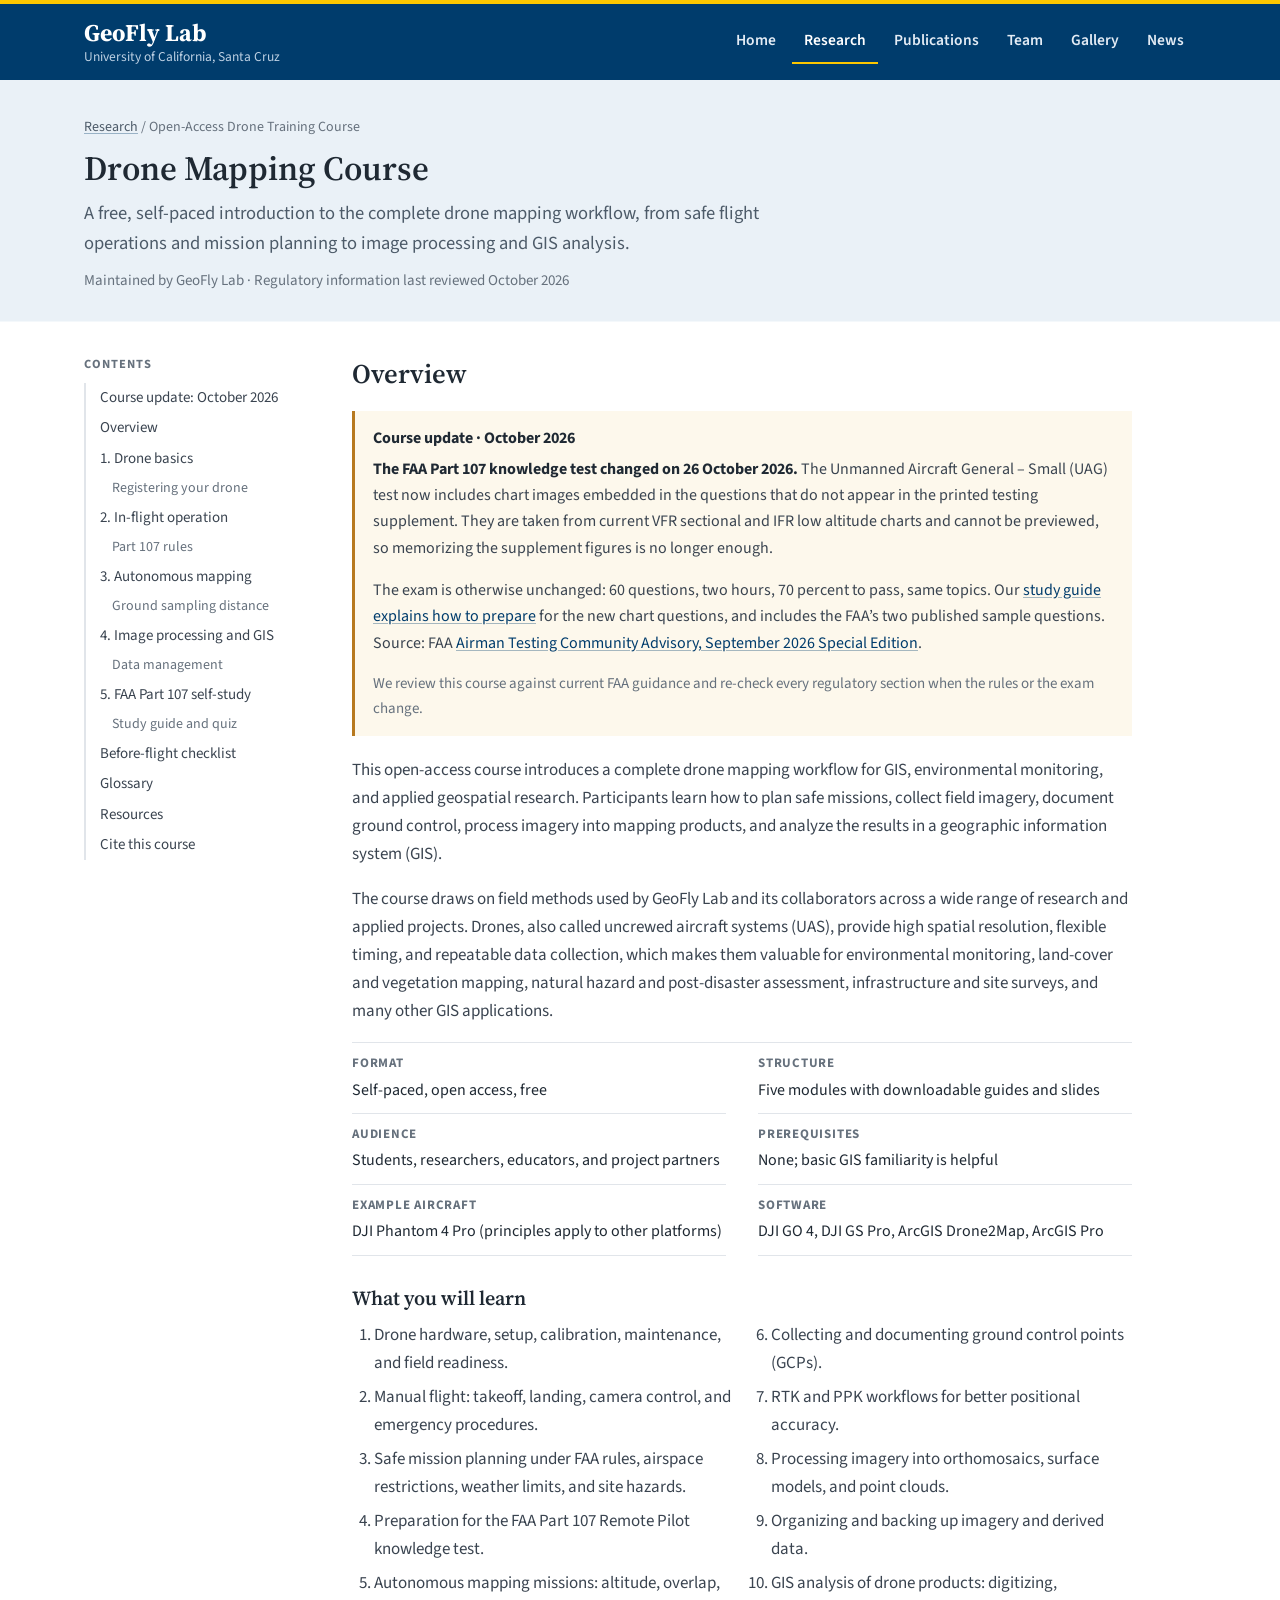
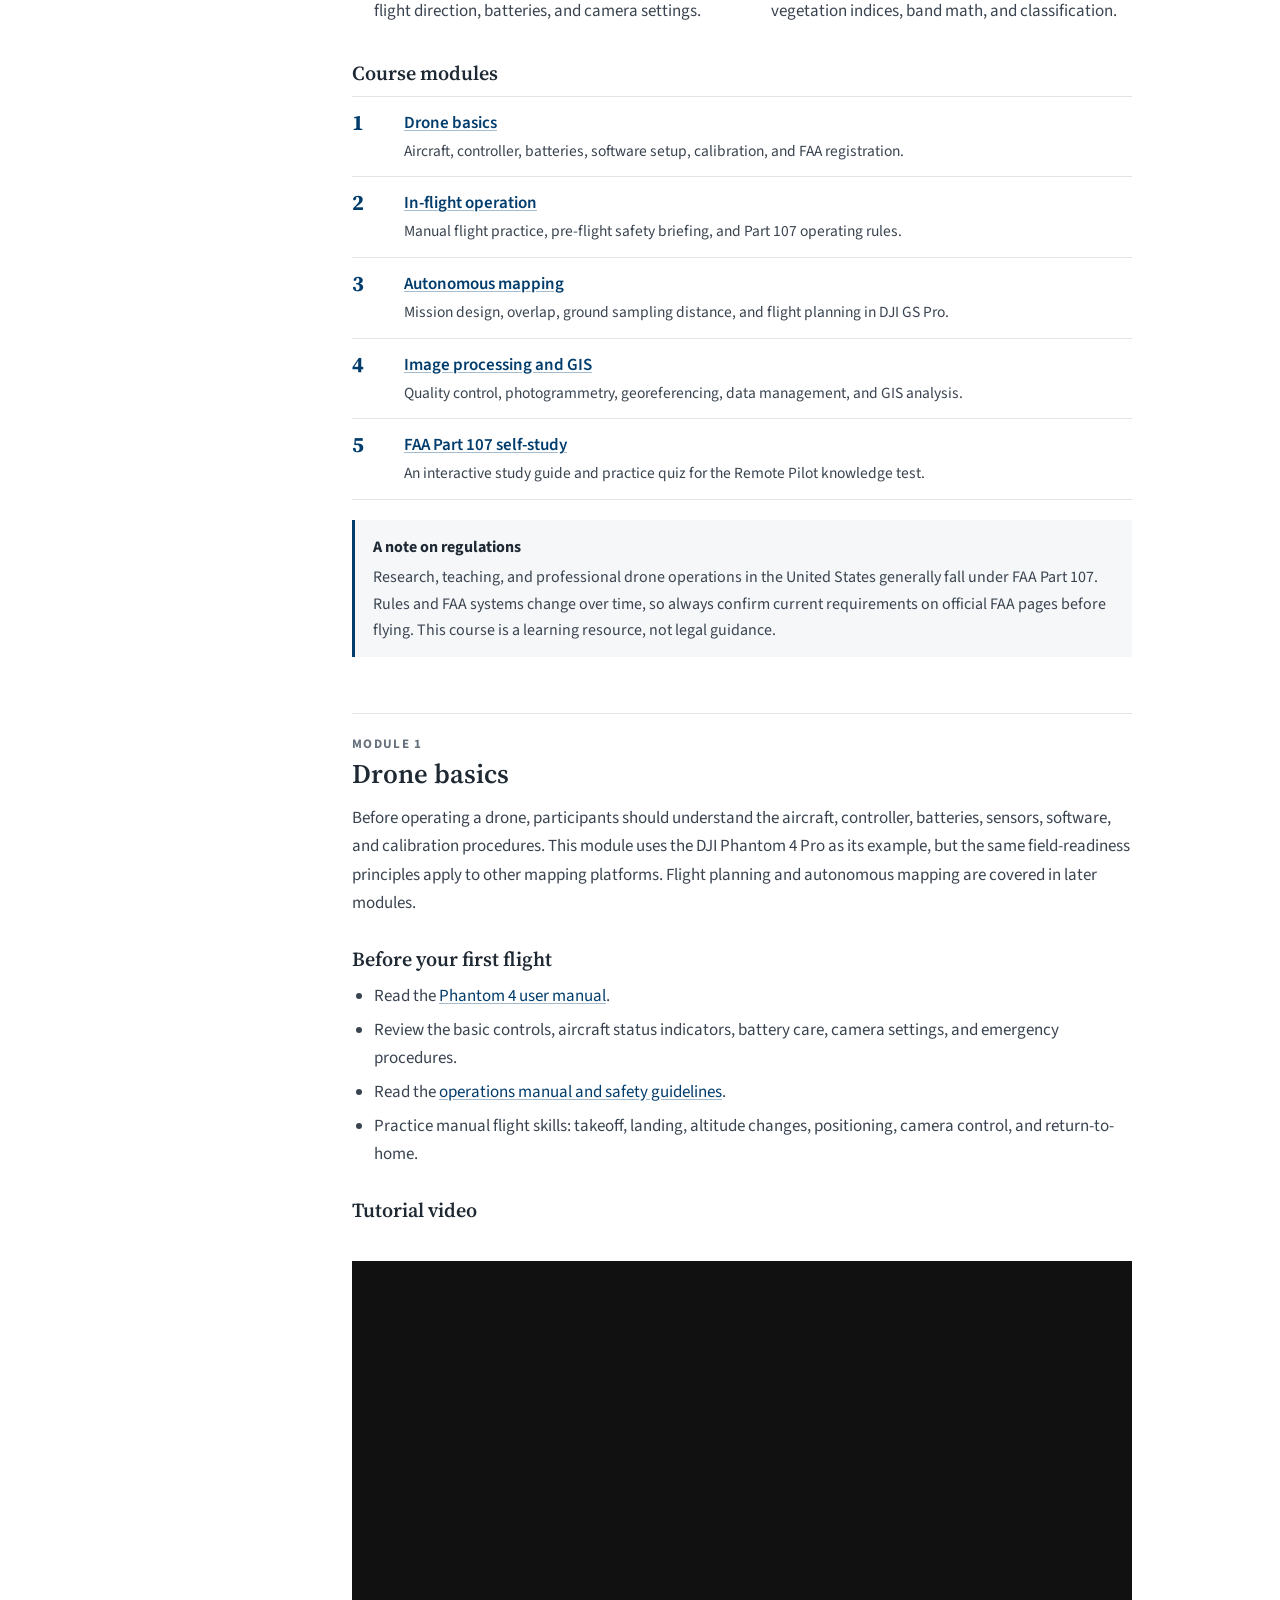
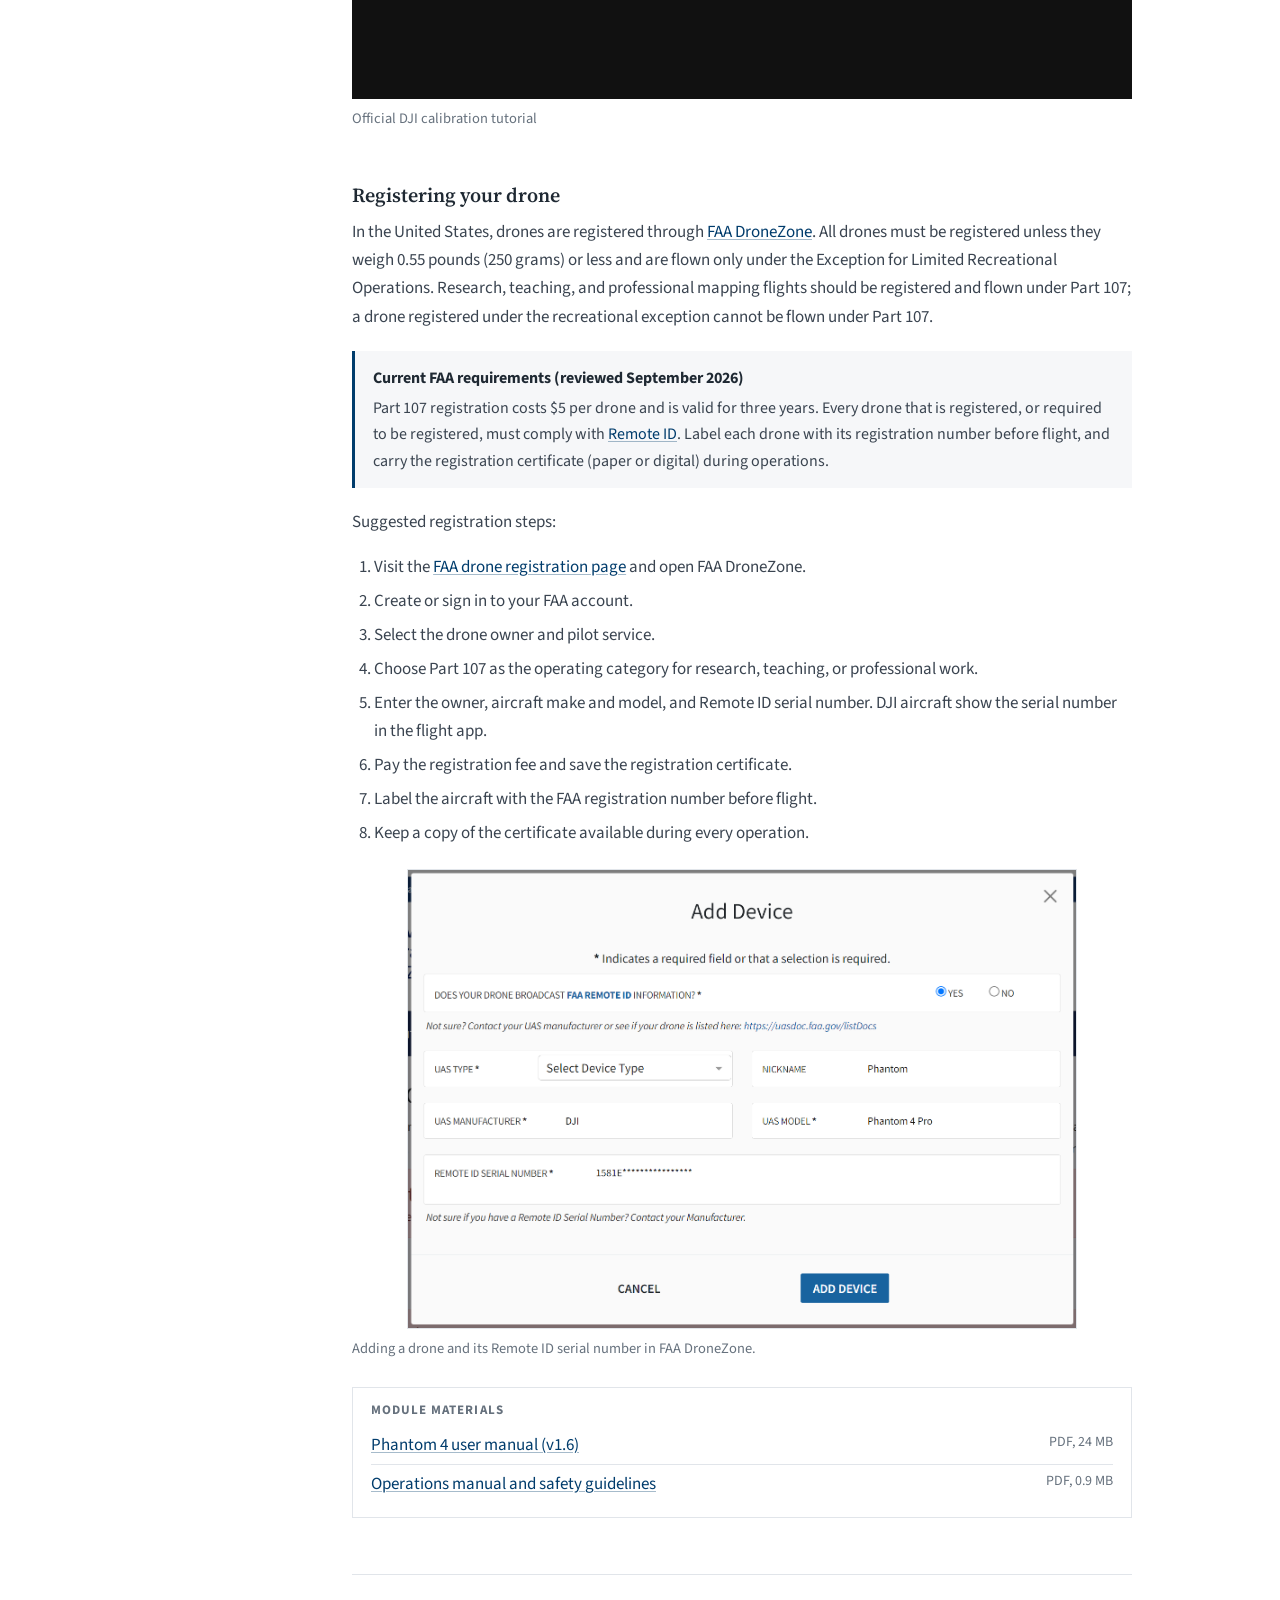
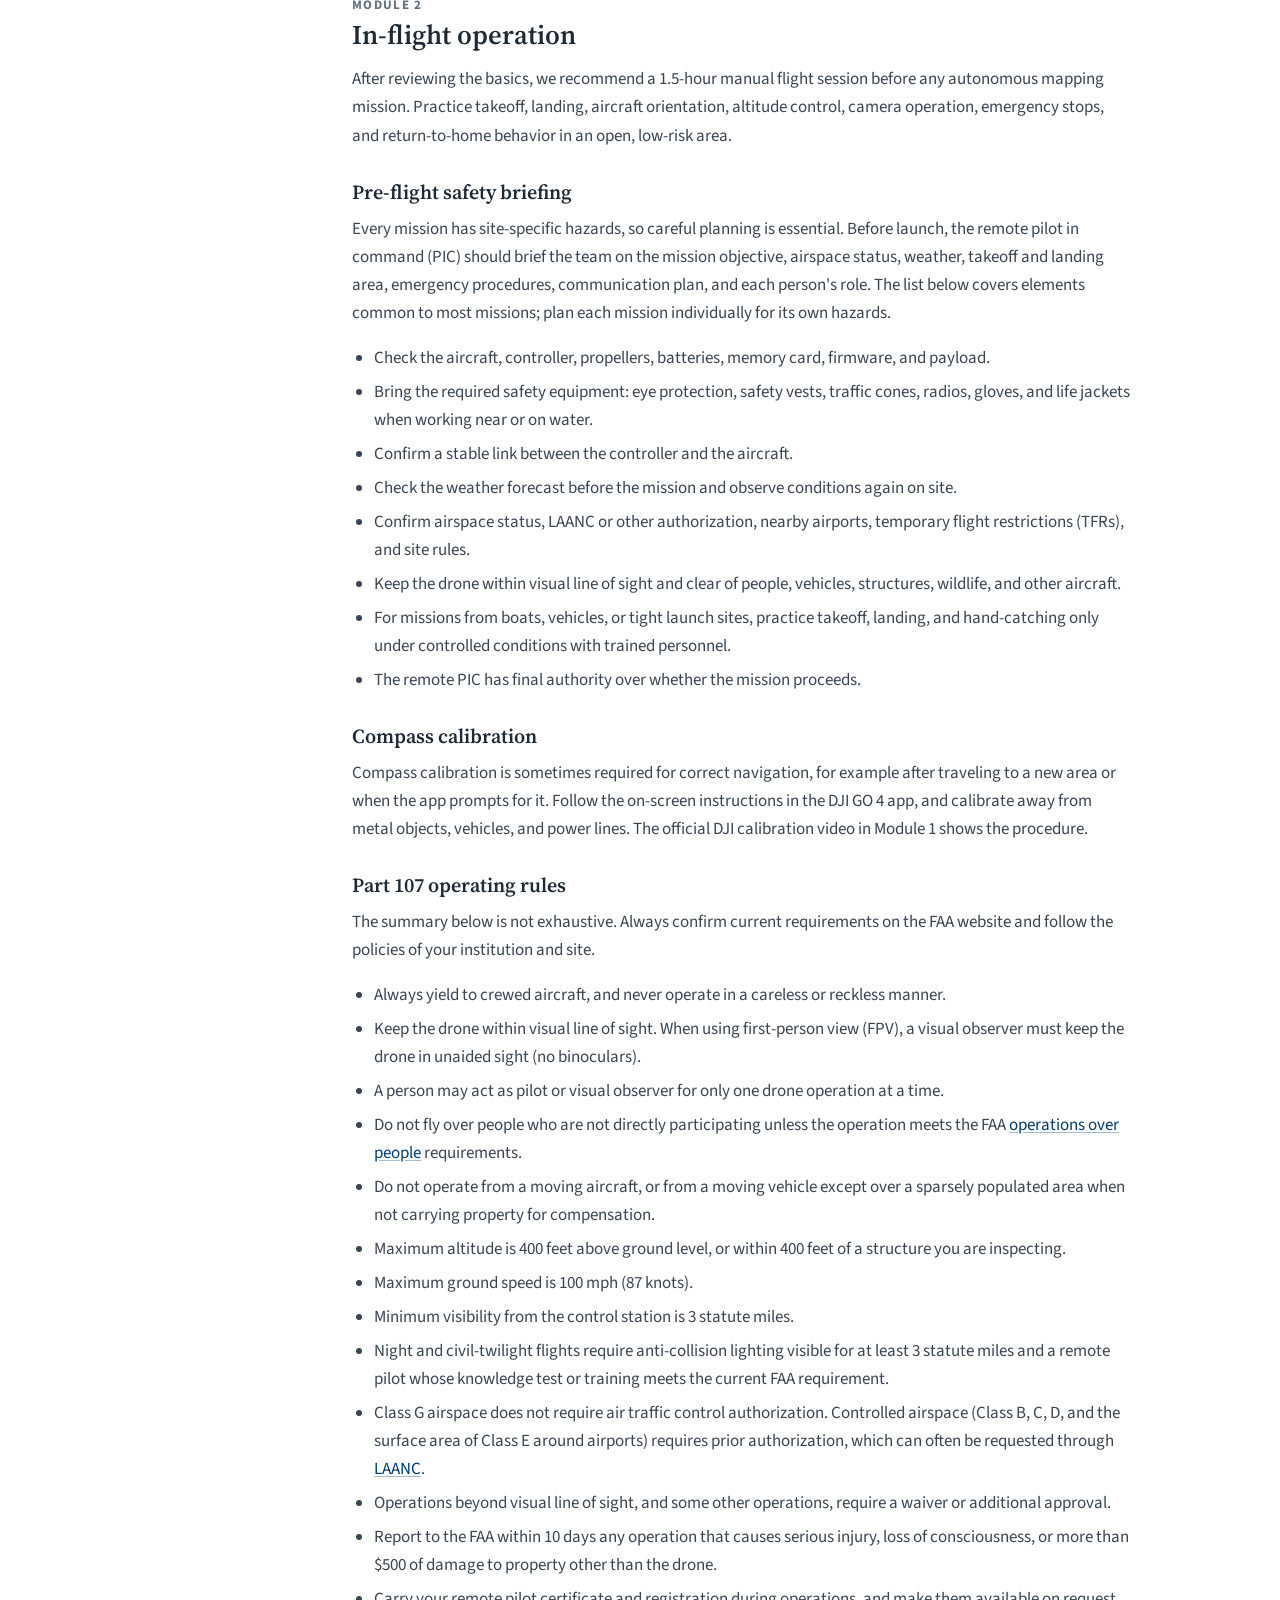
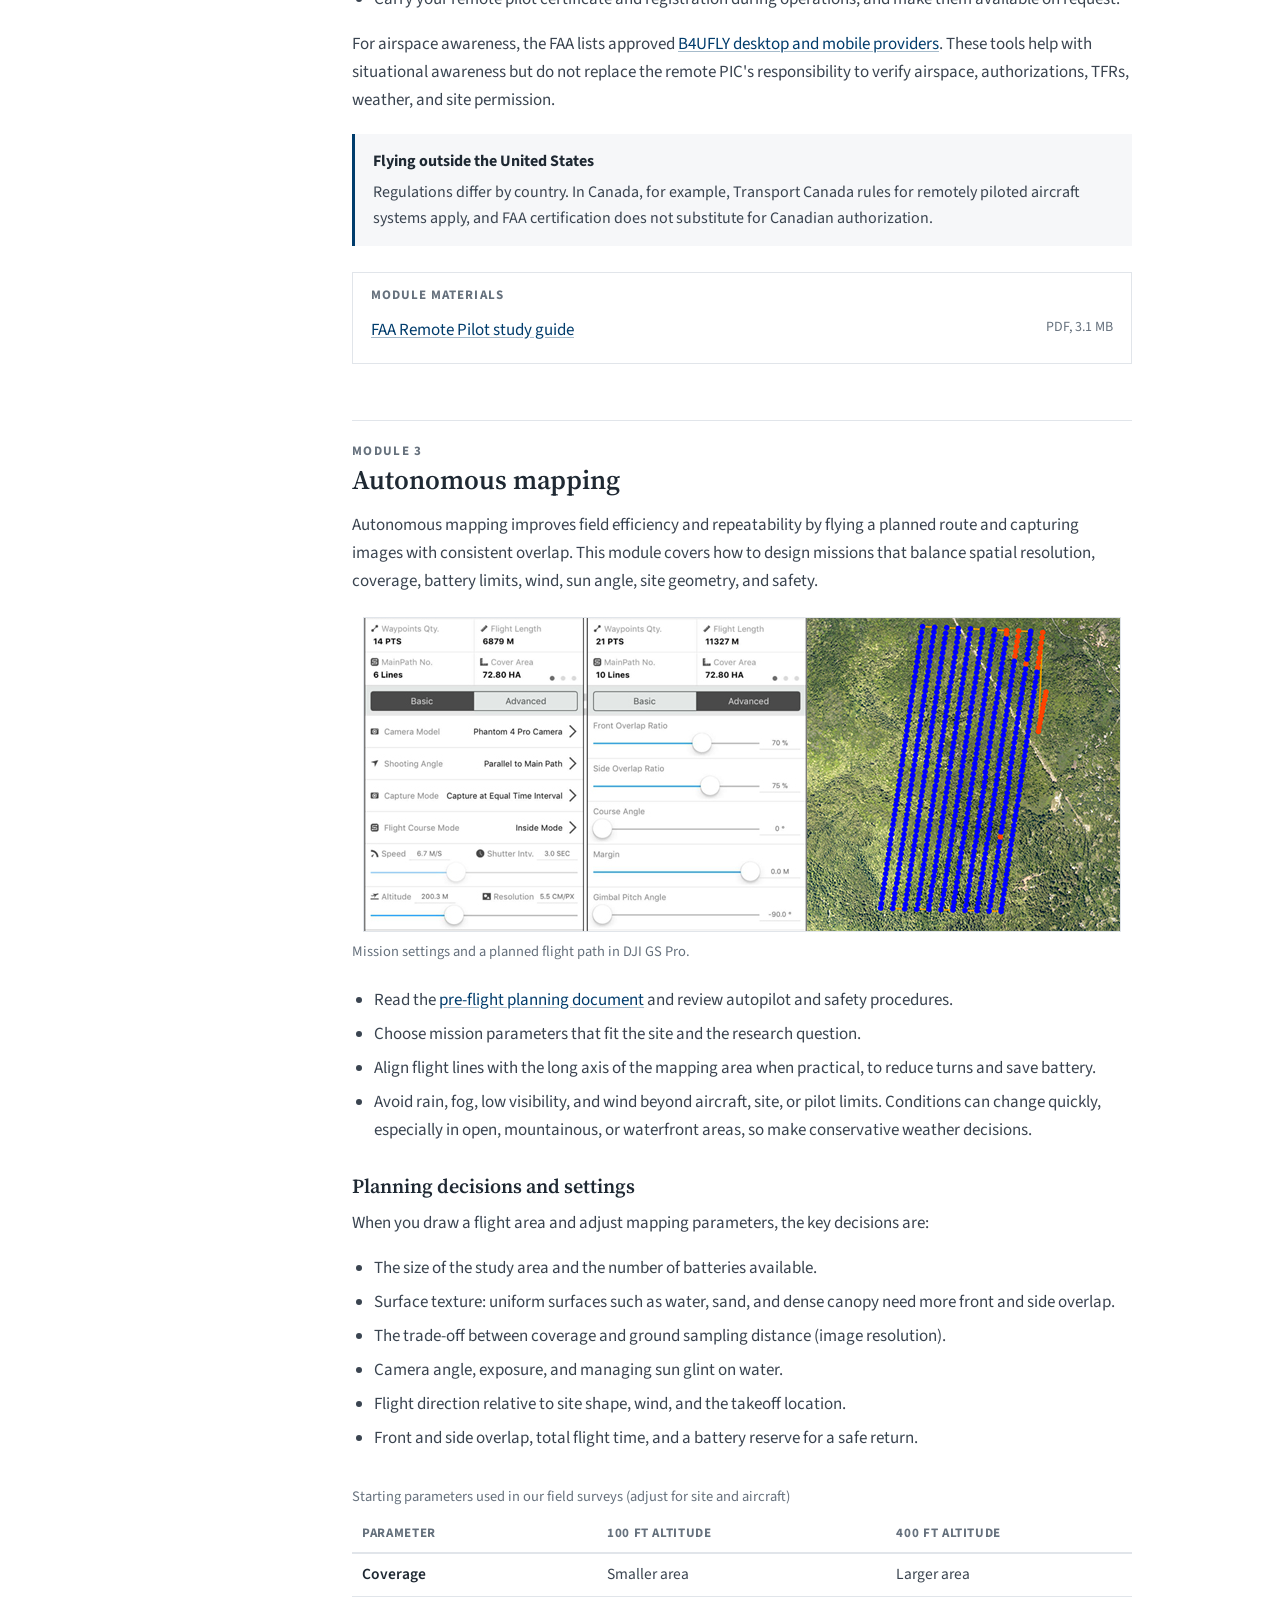
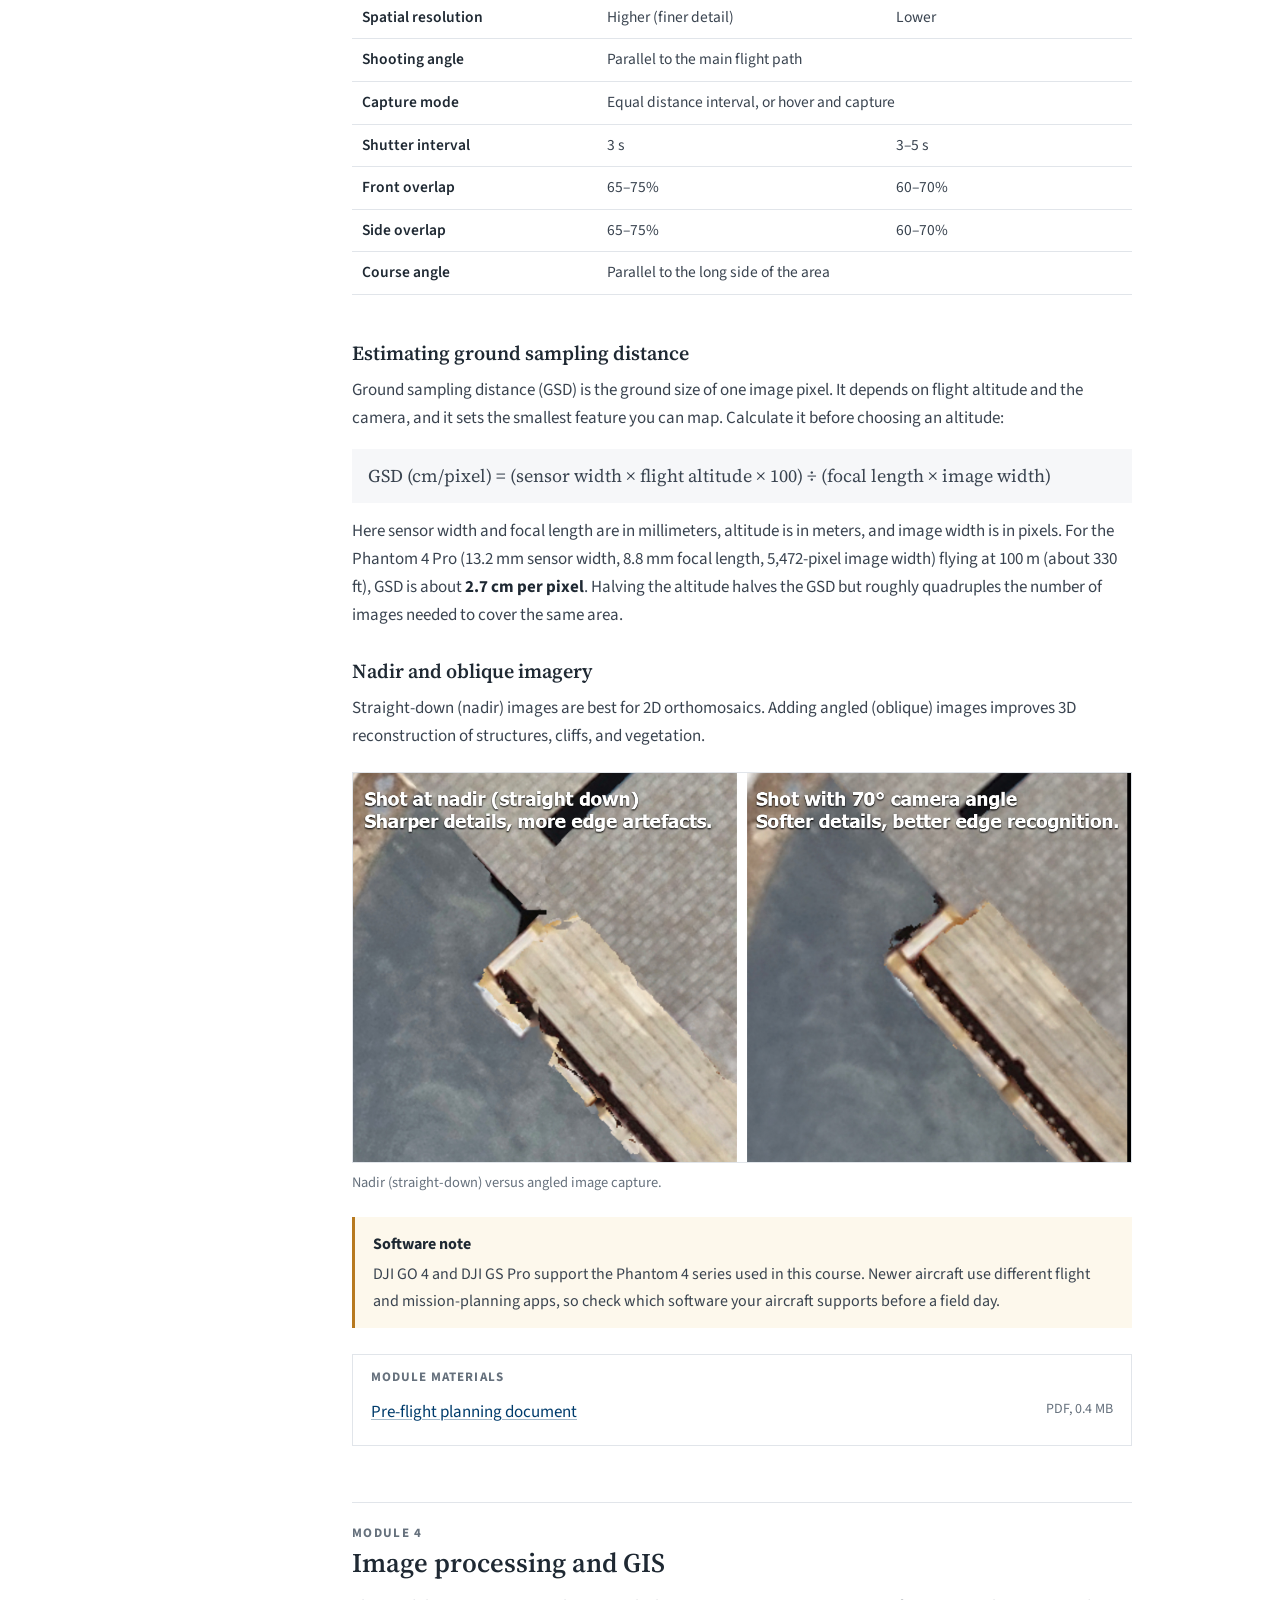
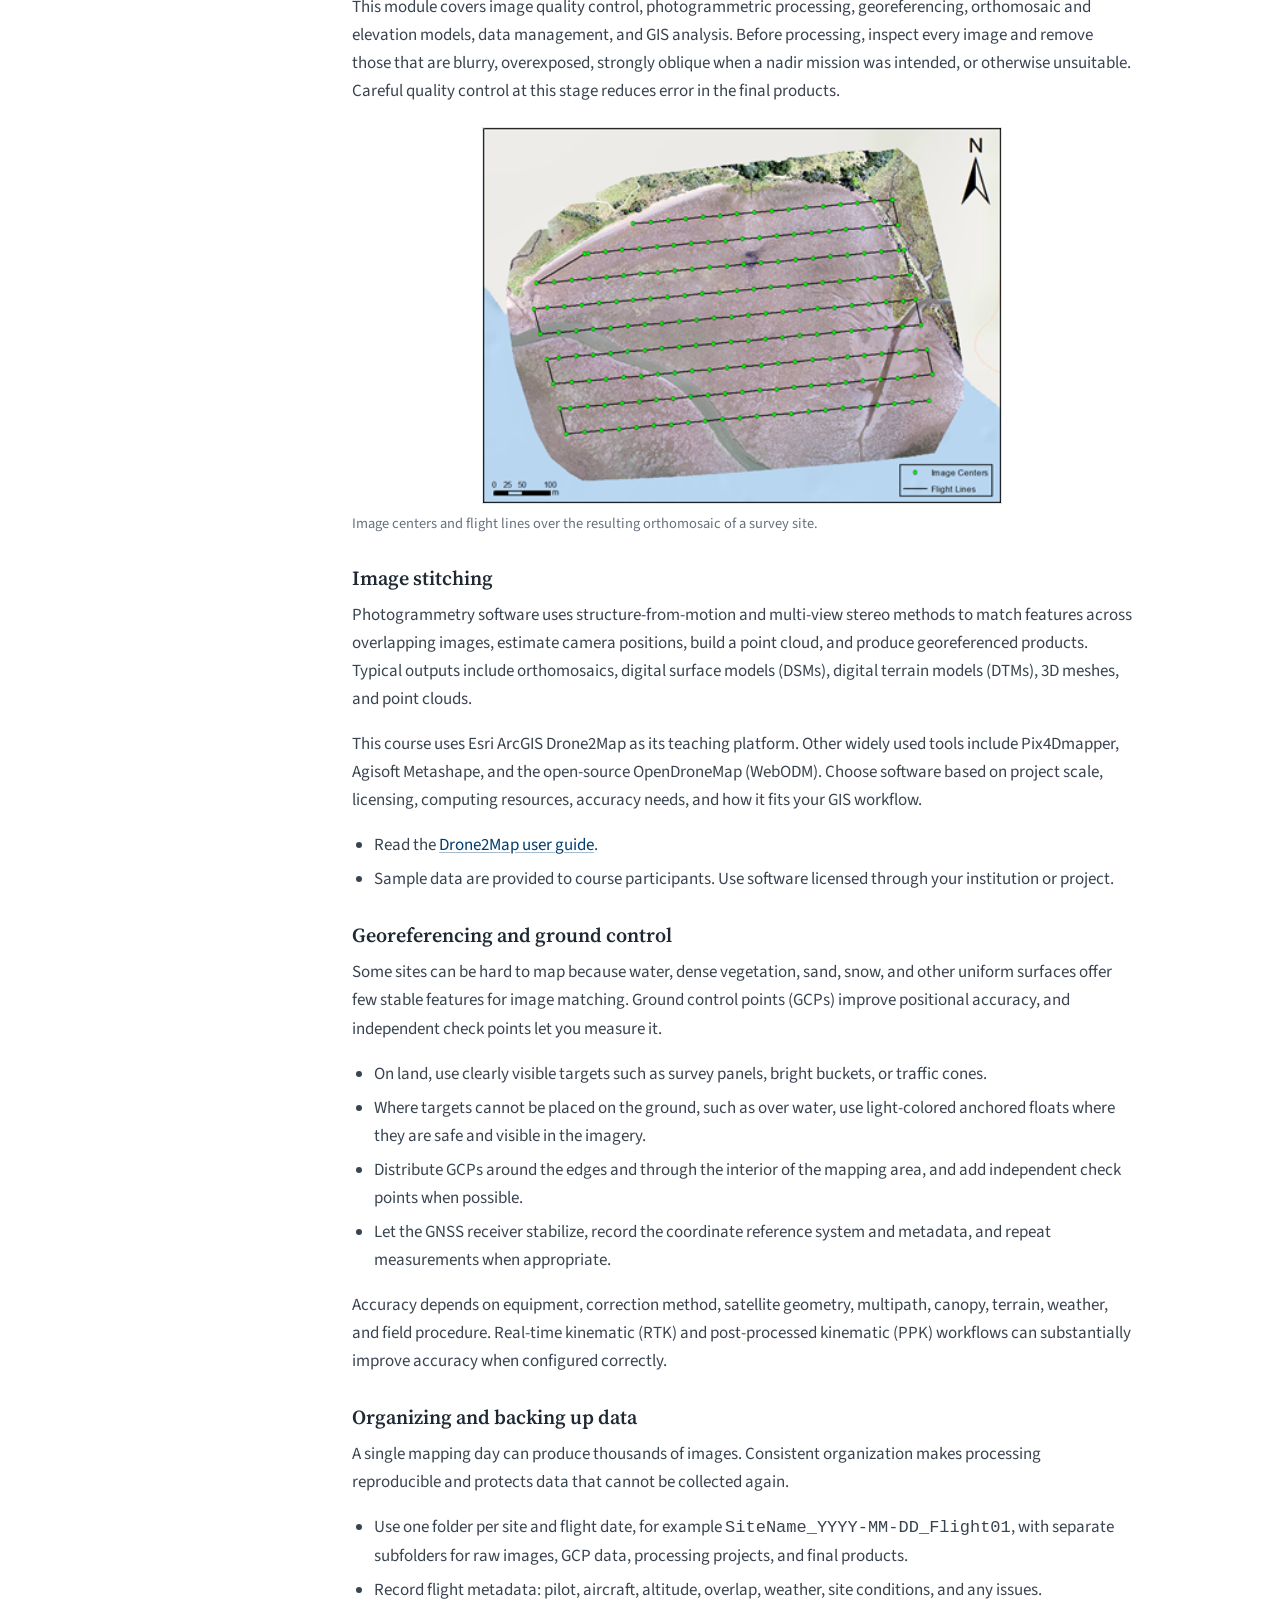
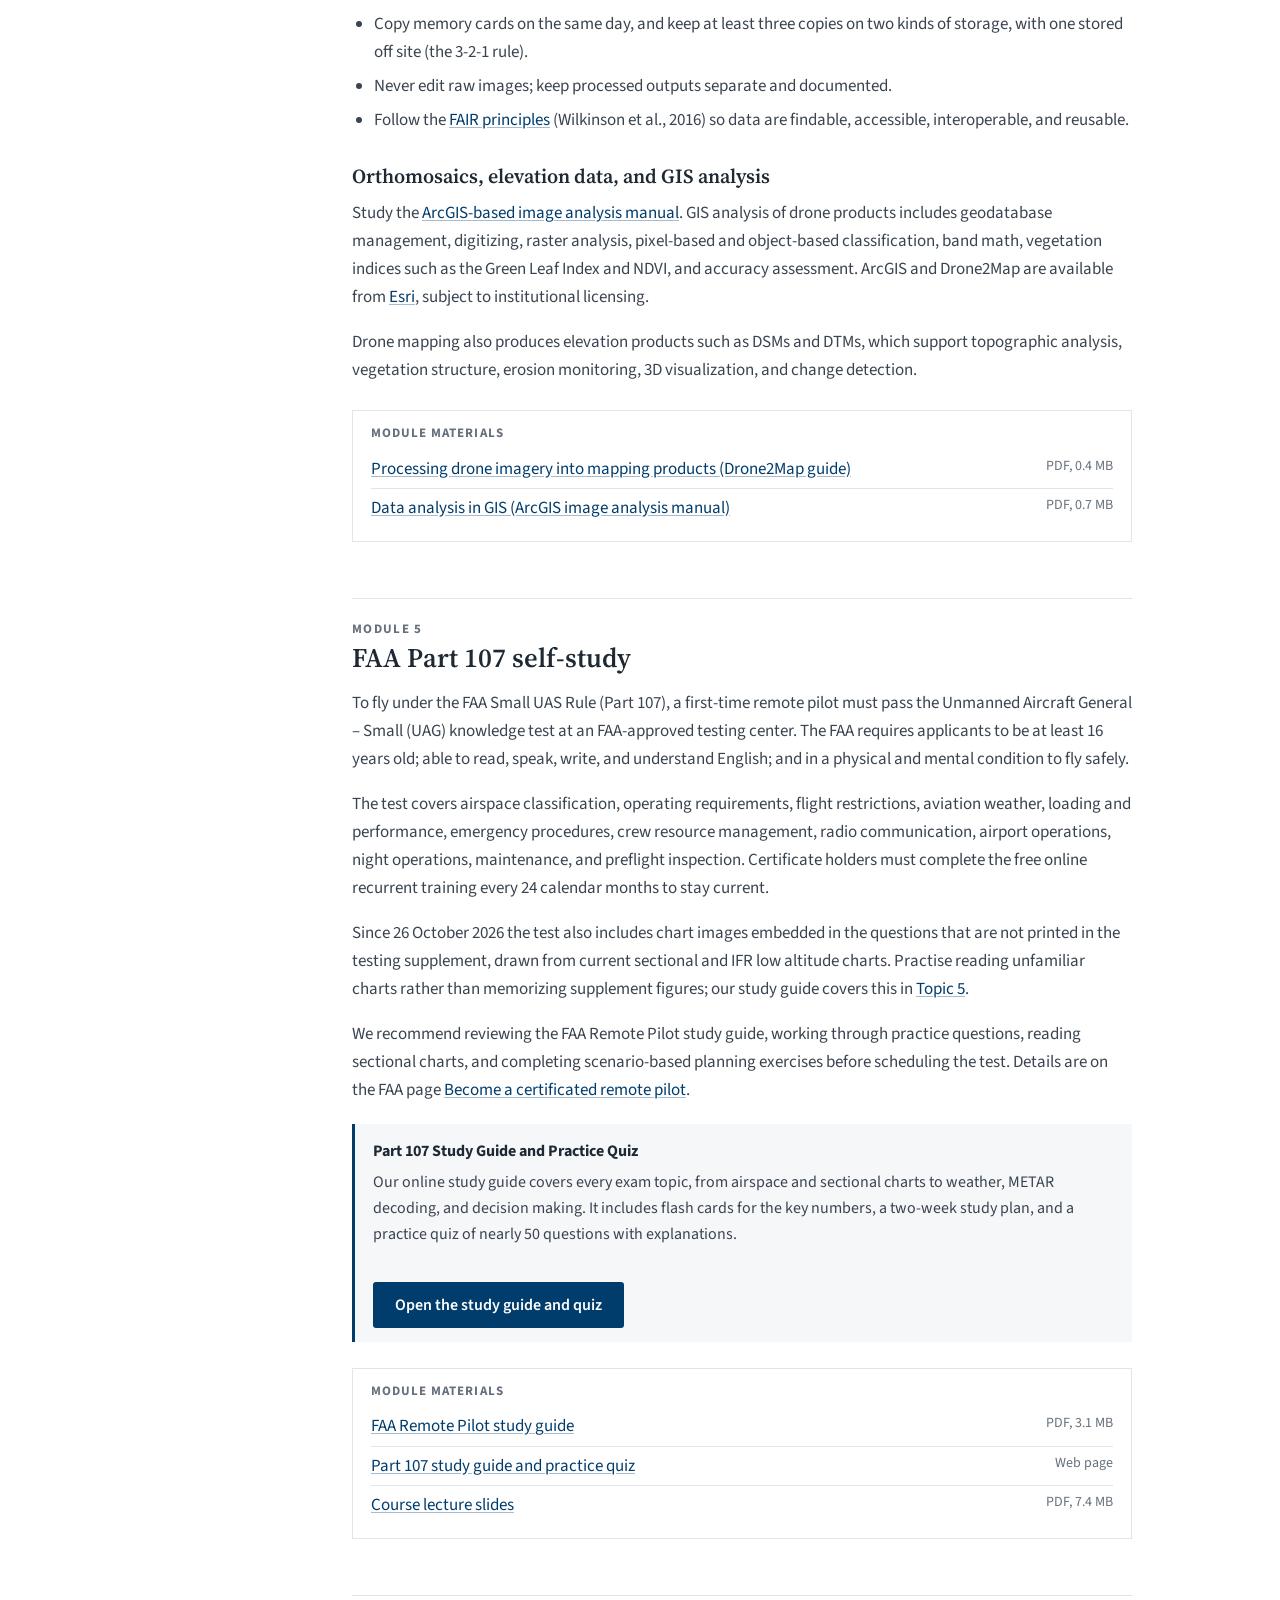
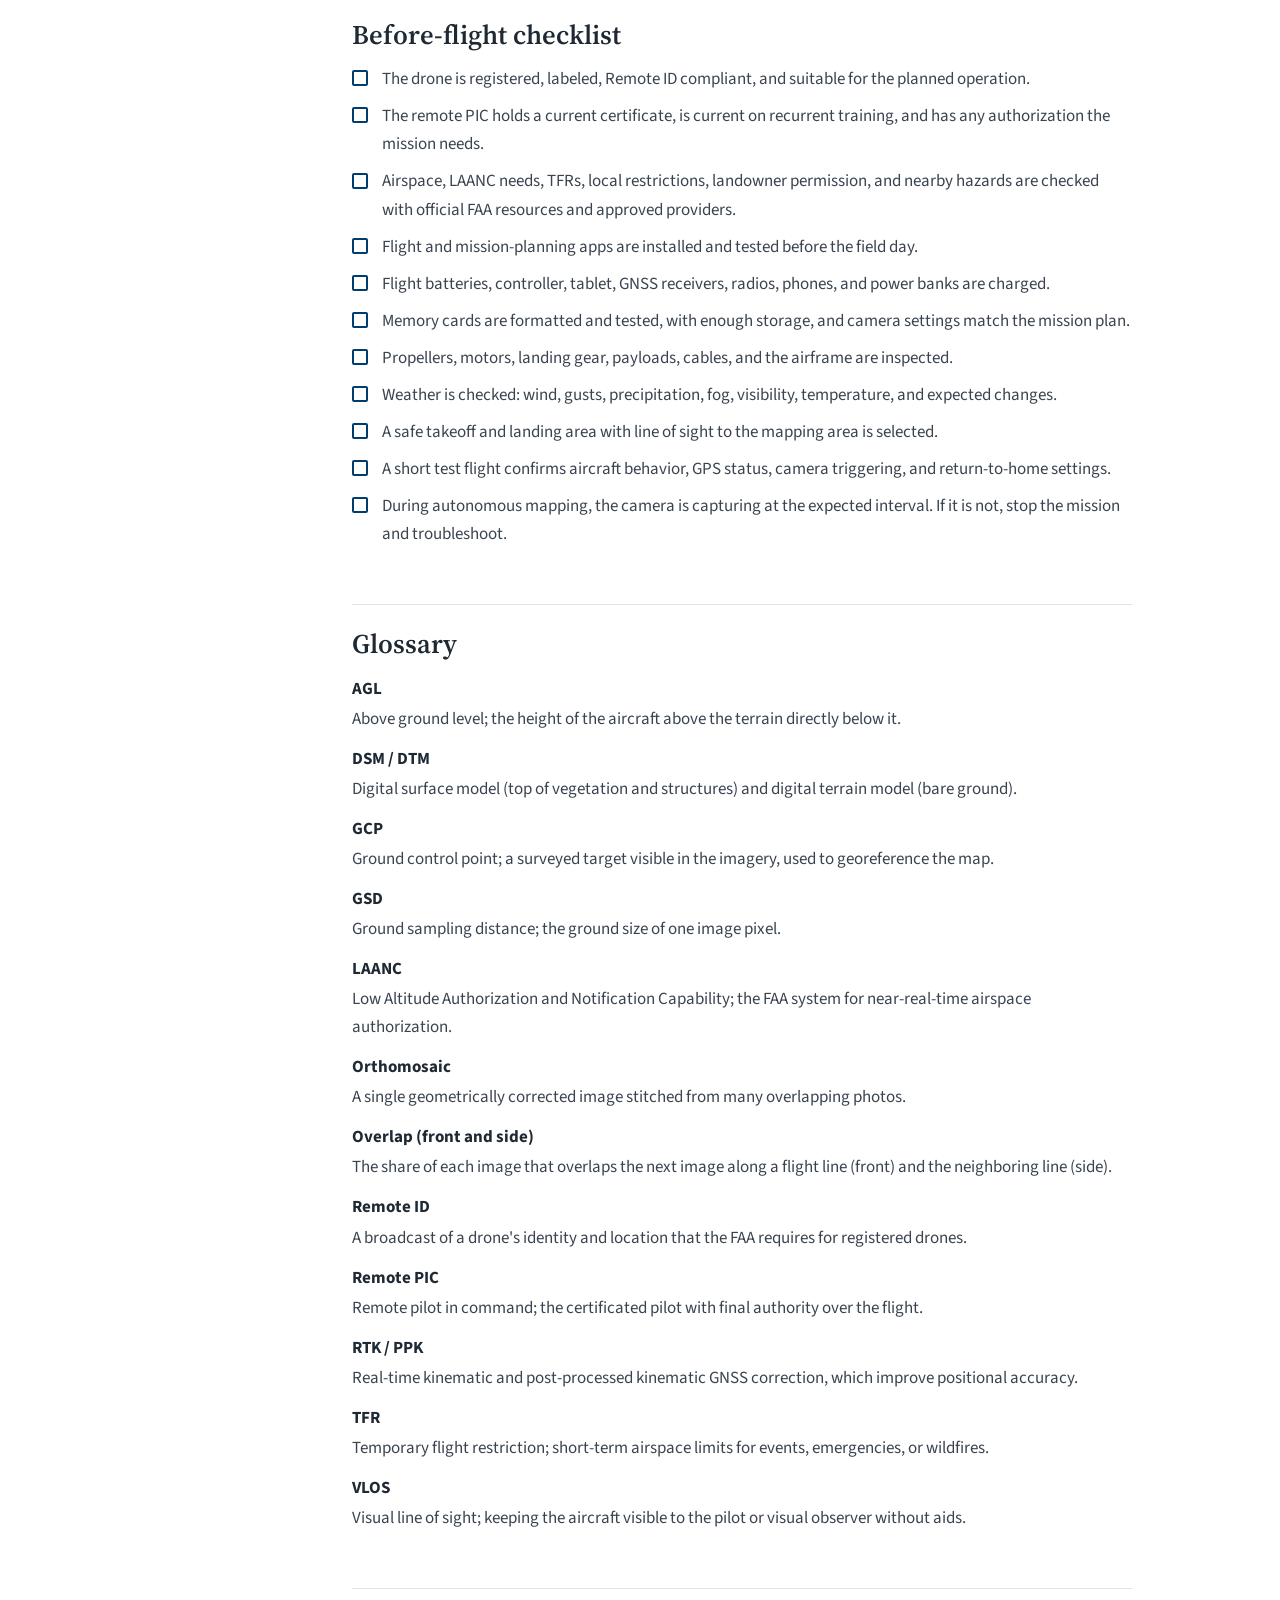
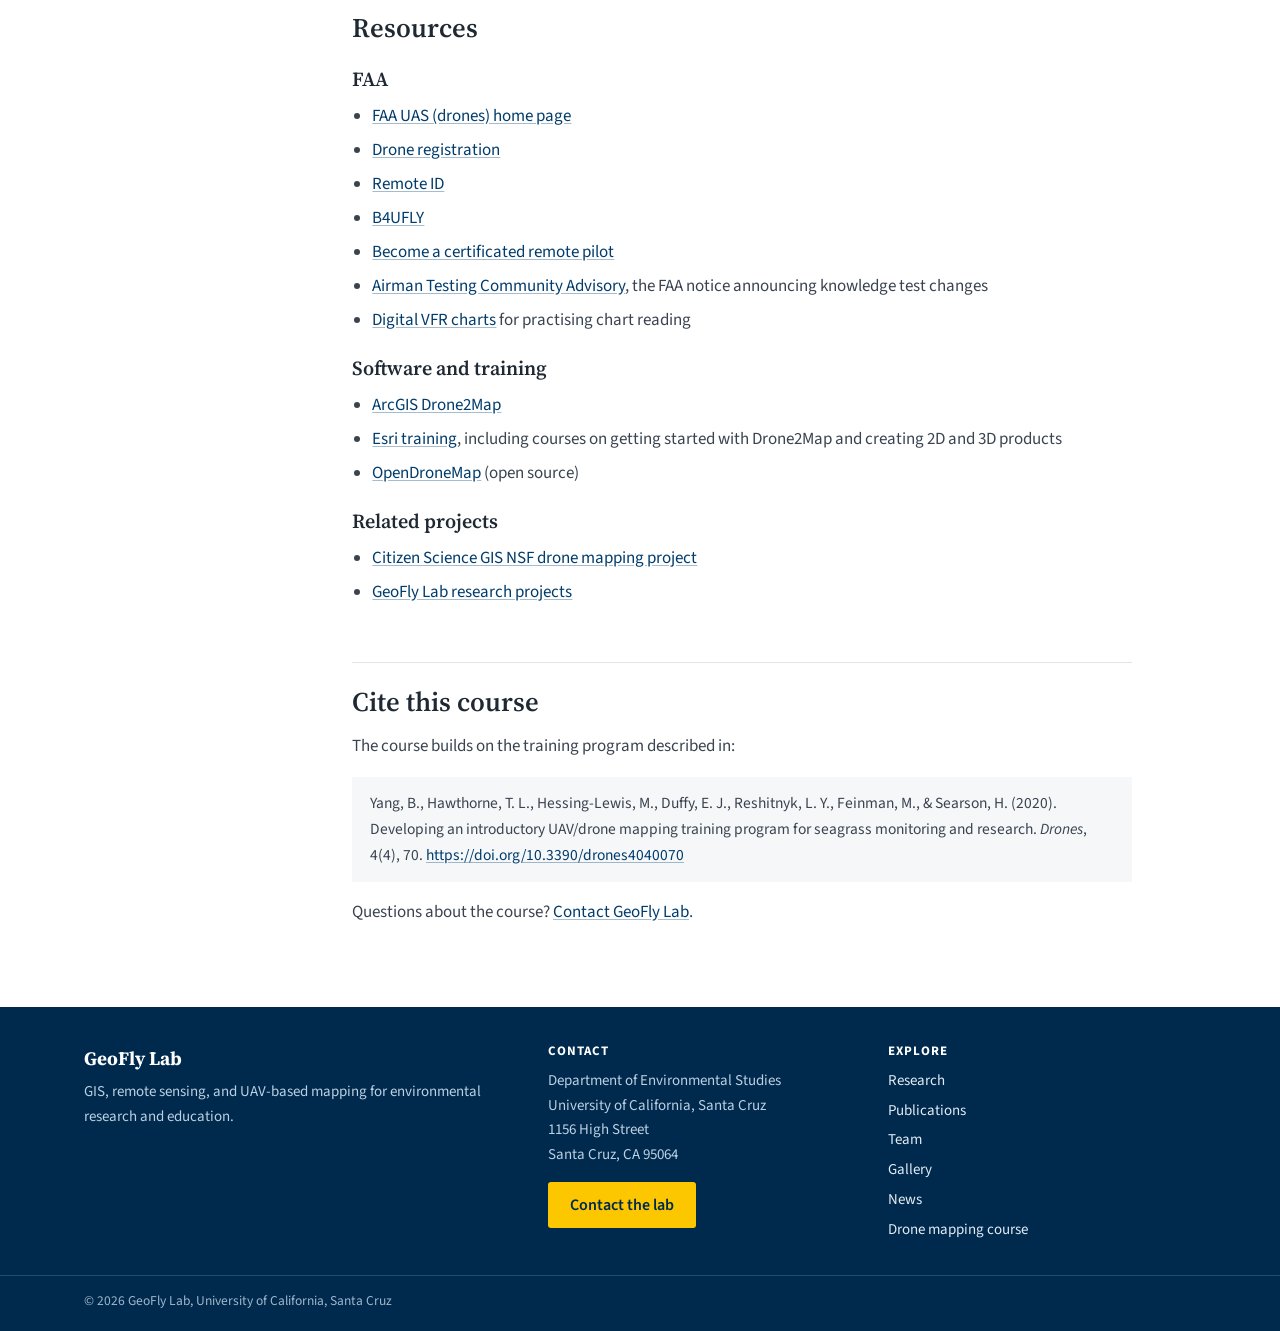
<file: index.html>
<!DOCTYPE html>
<html lang="en">
<head>
    <meta charset="utf-8">
    <meta name="viewport" content="width=device-width, initial-scale=1">
    <title>Drone Mapping Course | GeoFly Lab</title>
    <meta name="description" content="A free, self-paced course from GeoFly Lab at UC Santa Cruz covering the drone mapping workflow: safe flight operations, FAA Part 107 preparation, mission planning, ground control, image processing, and GIS analysis.">
    <meta name="author" content="GeoFly Lab">
    <meta property="og:type" content="website">
    <meta property="og:title" content="Drone Mapping Course | GeoFly Lab">
    <meta property="og:description" content="A free, self-paced introduction to the drone mapping workflow, from safe flight operations to GIS analysis.">
    <meta property="og:image" content="https://geofly.ai/DroneMapping/Files/GSPro_flightpath.jpg">
    <link rel="icon" type="image/png" href="https://geofly.ai/static/picture/geoflylab_logo.png">
    <link rel="preconnect" href="https://fonts.googleapis.com">
    <link rel="preconnect" href="https://fonts.gstatic.com" crossorigin>
    <link rel="stylesheet" href="https://fonts.googleapis.com/css2?family=Source+Sans+3:wght@400;600;700&family=Source+Serif+4:opsz,wght@8..60,600;8..60,700&display=swap">
    <link rel="stylesheet" href="assets/course.css">
</head>
<body>
<header class="site-header">
    <div class="wrap">
        <a class="brand" href="https://geofly.ai/">
            <span class="brand-name">GeoFly Lab</span>
            <span class="brand-sub">University of California, Santa Cruz</span>
        </a>
        <button class="nav-toggle" type="button" aria-expanded="false" aria-controls="site-nav">Menu</button>
        <nav class="site-nav" id="site-nav" aria-label="Main">
            <ul>
                <li><a href="https://geofly.ai/">Home</a></li>
                <li><a href="https://geofly.ai/project.html" aria-current="page">Research</a></li>
                <li><a href="https://geofly.ai/publication.html">Publications</a></li>
                <li><a href="https://geofly.ai/team.html">Team</a></li>
                <li><a href="https://geofly.ai/gallery.html">Gallery</a></li>
                <li><a href="https://geofly.ai/post.html">News</a></li>
            </ul>
        </nav>
    </div>
</header>
<main>
<div class="wrap">
    <div class="page-head">
        <p class="crumbs"><a href="https://geofly.ai/project.html">Research</a> / Open-Access Drone Training Course</p>
        <h1>Drone Mapping Course</h1>
        <p class="lede">A free, self-paced introduction to the complete drone mapping workflow, from safe flight operations and mission planning to image processing and GIS analysis.</p>
        <p class="course-meta">Maintained by GeoFly Lab &middot; Regulatory information last reviewed October 2026</p>
    </div>

    <div class="course">
        <nav class="toc" aria-label="Course contents">
            <h2>Contents</h2>
            <ol>
                <li><a href="#updates">Course update: October 2026</a></li>
                <li><a href="#overview">Overview</a></li>
                <li><a href="#module-1">1. Drone basics</a></li>
                <li class="sub"><a href="#registration">Registering your drone</a></li>
                <li><a href="#module-2">2. In-flight operation</a></li>
                <li class="sub"><a href="#regulations">Part 107 rules</a></li>
                <li><a href="#module-3">3. Autonomous mapping</a></li>
                <li class="sub"><a href="#gsd">Ground sampling distance</a></li>
                <li><a href="#module-4">4. Image processing and GIS</a></li>
                <li class="sub"><a href="#data-management">Data management</a></li>
                <li><a href="#module-5">5. FAA Part 107 self-study</a></li>
                <li class="sub"><a href="part107.html">Study guide and quiz</a></li>
                <li><a href="#checklist">Before-flight checklist</a></li>
                <li><a href="#glossary">Glossary</a></li>
                <li><a href="#resources">Resources</a></li>
                <li><a href="#cite">Cite this course</a></li>
            </ol>
        </nav>

        <div class="course-body">

<section id="overview">
    <h2 class="first">Overview</h2>

    <div class="callout warn" id="updates">
        <span class="callout-title">Course update &middot; October 2026</span>
        <p><strong>The FAA Part 107 knowledge test changed on 26 October 2026.</strong> The Unmanned Aircraft General &ndash; Small (UAG) test now includes chart images embedded in the questions that do not appear in the printed testing supplement. They are taken from current VFR sectional and IFR low altitude charts and cannot be previewed, so memorizing the supplement figures is no longer enough.</p>
        <p>The exam is otherwise unchanged: 60 questions, two hours, 70 percent to pass, same topics. Our <a href="part107.html#charts">study guide explains how to prepare</a> for the new chart questions, and includes the FAA&rsquo;s two published sample questions. Source: FAA <a href="https://www.faa.gov/training_testing/testing/September_2026_Special_Edition.pdf">Airman Testing Community Advisory, September 2026 Special Edition</a>.</p>
        <p class="course-meta">We review this course against current FAA guidance and re-check every regulatory section when the rules or the exam change.</p>
    </div>
    <p>This open-access course introduces a complete drone mapping workflow for GIS, environmental monitoring, and applied geospatial research. Participants learn how to plan safe missions, collect field imagery, document ground control, process imagery into mapping products, and analyze the results in a geographic information system (GIS).</p>
    <p>The course draws on field methods used by GeoFly Lab and its collaborators across a wide range of research and applied projects. Drones, also called uncrewed aircraft systems (UAS), provide high spatial resolution, flexible timing, and repeatable data collection, which makes them valuable for environmental monitoring, land-cover and vegetation mapping, natural hazard and post-disaster assessment, infrastructure and site surveys, and many other GIS applications.</p>

    <dl class="facts">
        <div><dt>Format</dt><dd>Self-paced, open access, free</dd></div>
        <div><dt>Structure</dt><dd>Five modules with downloadable guides and slides</dd></div>
        <div><dt>Audience</dt><dd>Students, researchers, educators, and project partners</dd></div>
        <div><dt>Prerequisites</dt><dd>None; basic GIS familiarity is helpful</dd></div>
        <div><dt>Example aircraft</dt><dd>DJI Phantom 4 Pro (principles apply to other platforms)</dd></div>
        <div><dt>Software</dt><dd>DJI GO 4, DJI GS Pro, ArcGIS Drone2Map, ArcGIS Pro</dd></div>
    </dl>

    <h3>What you will learn</h3>
    <ol class="objectives">
        <li>Drone hardware, setup, calibration, maintenance, and field readiness.</li>
        <li>Manual flight: takeoff, landing, camera control, and emergency procedures.</li>
        <li>Safe mission planning under FAA rules, airspace restrictions, weather limits, and site hazards.</li>
        <li>Preparation for the FAA Part 107 Remote Pilot knowledge test.</li>
        <li>Autonomous mapping missions: altitude, overlap, flight direction, batteries, and camera settings.</li>
        <li>Collecting and documenting ground control points (GCPs).</li>
        <li>RTK and PPK workflows for better positional accuracy.</li>
        <li>Processing imagery into orthomosaics, surface models, and point clouds.</li>
        <li>Organizing and backing up imagery and derived data.</li>
        <li>GIS analysis of drone products: digitizing, vegetation indices, band math, and classification.</li>
    </ol>

    <h3>Course modules</h3>
    <ol class="modules">
        <li><div><a href="#module-1">Drone basics</a><p>Aircraft, controller, batteries, software setup, calibration, and FAA registration.</p></div></li>
        <li><div><a href="#module-2">In-flight operation</a><p>Manual flight practice, pre-flight safety briefing, and Part 107 operating rules.</p></div></li>
        <li><div><a href="#module-3">Autonomous mapping</a><p>Mission design, overlap, ground sampling distance, and flight planning in DJI GS Pro.</p></div></li>
        <li><div><a href="#module-4">Image processing and GIS</a><p>Quality control, photogrammetry, georeferencing, data management, and GIS analysis.</p></div></li>
        <li><div><a href="#module-5">FAA Part 107 self-study</a><p>An interactive study guide and practice quiz for the Remote Pilot knowledge test.</p></div></li>
    </ol>

    <div class="callout">
        <span class="callout-title">A note on regulations</span>
        <p>Research, teaching, and professional drone operations in the United States generally fall under FAA Part 107. Rules and FAA systems change over time, so always confirm current requirements on official FAA pages before flying. This course is a learning resource, not legal guidance.</p>
    </div>
</section>

<section id="module-1">
    <h2><span class="module-num">Module 1</span>Drone basics</h2>
    <p>Before operating a drone, participants should understand the aircraft, controller, batteries, sensors, software, and calibration procedures. This module uses the DJI Phantom 4 Pro as its example, but the same field-readiness principles apply to other mapping platforms. Flight planning and autonomous mapping are covered in later modules.</p>

    <h3>Before your first flight</h3>
    <ul>
        <li>Read the <a href="Documents/Phantom_4_User_Manual_v1.6.pdf">Phantom 4 user manual</a>.</li>
        <li>Review the basic controls, aircraft status indicators, battery care, camera settings, and emergency procedures.</li>
        <li>Read the <a href="Documents/CSGIS_Preflight_Planning_and_Safety.pdf">operations manual and safety guidelines</a>.</li>
        <li>Practice manual flight skills: takeoff, landing, altitude changes, positioning, camera control, and return-to-home.</li>
    </ul>

    <h3>Tutorial video</h3>
    <div class="videos one">
        <!-- Video unavailable on YouTube (private or removed), hidden until re-uploaded: https://www.youtube.com/watch?v=4PYAk11Jio8 "Video 1 of 5: DJI Phantom 4 unboxing and assembly" -->
        <!-- Video unavailable on YouTube (private or removed), hidden until re-uploaded: https://www.youtube.com/watch?v=EFAxI218N7s "Video 2 of 5: DJI Phantom 4 software setup" -->
        <figure class="video">
            <div class="frame"><iframe src="https://www.youtube-nocookie.com/embed/2WltMwrWlyM" title="Official DJI calibration tutorial" loading="lazy" allow="accelerometer; encrypted-media; gyroscope; picture-in-picture" allowfullscreen></iframe></div>
            <figcaption>Official DJI calibration tutorial</figcaption>
        </figure>
    </div>

    <h3 id="registration">Registering your drone</h3>
    <p>In the United States, drones are registered through <a href="https://faadronezone.faa.gov/">FAA DroneZone</a>. All drones must be registered unless they weigh 0.55 pounds (250 grams) or less and are flown only under the Exception for Limited Recreational Operations. Research, teaching, and professional mapping flights should be registered and flown under Part 107; a drone registered under the recreational exception cannot be flown under Part 107.</p>
    <div class="callout">
        <span class="callout-title">Current FAA requirements (reviewed September 2026)</span>
        <p>Part 107 registration costs $5 per drone and is valid for three years. Every drone that is registered, or required to be registered, must comply with <a href="https://www.faa.gov/uas/getting_started/remote_id">Remote ID</a>. Label each drone with its registration number before flight, and carry the registration certificate (paper or digital) during operations.</p>
    </div>
    <p>Suggested registration steps:</p>
    <ol>
        <li>Visit the <a href="https://www.faa.gov/uas/getting_started/register_drone">FAA drone registration page</a> and open FAA DroneZone.</li>
        <li>Create or sign in to your FAA account.</li>
        <li>Select the drone owner and pilot service.</li>
        <li>Choose Part 107 as the operating category for research, teaching, or professional work.</li>
        <li>Enter the owner, aircraft make and model, and Remote ID serial number. DJI aircraft show the serial number in the flight app.</li>
        <li>Pay the registration fee and save the registration certificate.</li>
        <li>Label the aircraft with the FAA registration number before flight.</li>
        <li>Keep a copy of the certificate available during every operation.</li>
    </ol>
    <figure>
        <img src="Files/remote-id-registration.png" alt="FAA DroneZone form for adding a drone with its Remote ID serial number" loading="lazy">
        <figcaption>Adding a drone and its Remote ID serial number in FAA DroneZone.</figcaption>
    </figure>

    <div class="materials">
        <h3>Module materials</h3>
        <ul>
            <li><a href="Documents/Phantom_4_User_Manual_v1.6.pdf">Phantom 4 user manual (v1.6)</a><span class="size">PDF, 24 MB</span></li>
            <li><a href="Documents/CSGIS_Preflight_Planning_and_Safety.pdf">Operations manual and safety guidelines</a><span class="size">PDF, 0.9 MB</span></li>
        </ul>
    </div>
</section>

<section id="module-2">
    <h2><span class="module-num">Module 2</span>In-flight operation</h2>
    <p>After reviewing the basics, we recommend a 1.5-hour manual flight session before any autonomous mapping mission. Practice takeoff, landing, aircraft orientation, altitude control, camera operation, emergency stops, and return-to-home behavior in an open, low-risk area.</p>

    <h3>Pre-flight safety briefing</h3>
    <p>Every mission has site-specific hazards, so careful planning is essential. Before launch, the remote pilot in command (PIC) should brief the team on the mission objective, airspace status, weather, takeoff and landing area, emergency procedures, communication plan, and each person's role. The list below covers elements common to most missions; plan each mission individually for its own hazards.</p>
    <ul>
        <li>Check the aircraft, controller, propellers, batteries, memory card, firmware, and payload.</li>
        <li>Bring the required safety equipment: eye protection, safety vests, traffic cones, radios, gloves, and life jackets when working near or on water.</li>
        <li>Confirm a stable link between the controller and the aircraft.</li>
        <li>Check the weather forecast before the mission and observe conditions again on site.</li>
        <li>Confirm airspace status, LAANC or other authorization, nearby airports, temporary flight restrictions (TFRs), and site rules.</li>
        <li>Keep the drone within visual line of sight and clear of people, vehicles, structures, wildlife, and other aircraft.</li>
        <li>For missions from boats, vehicles, or tight launch sites, practice takeoff, landing, and hand-catching only under controlled conditions with trained personnel.</li>
        <li>The remote PIC has final authority over whether the mission proceeds.</li>
    </ul>

    <h3>Compass calibration</h3>
    <p>Compass calibration is sometimes required for correct navigation, for example after traveling to a new area or when the app prompts for it. Follow the on-screen instructions in the DJI GO 4 app, and calibrate away from metal objects, vehicles, and power lines. The official DJI calibration video in Module 1 shows the procedure.</p>
    <!-- Video unavailable on YouTube (private or removed), hidden until re-uploaded: https://www.youtube.com/watch?v=jpWw9_WZGHU "Video 3 of 5: Drone calibration and software setup" -->

    <h3 id="regulations">Part 107 operating rules</h3>
    <p>The summary below is not exhaustive. Always confirm current requirements on the FAA website and follow the policies of your institution and site.</p>
    <ul>
        <li>Always yield to crewed aircraft, and never operate in a careless or reckless manner.</li>
        <li>Keep the drone within visual line of sight. When using first-person view (FPV), a visual observer must keep the drone in unaided sight (no binoculars).</li>
        <li>A person may act as pilot or visual observer for only one drone operation at a time.</li>
        <li>Do not fly over people who are not directly participating unless the operation meets the FAA <a href="https://www.faa.gov/uas/commercial_operators/operations_over_people">operations over people</a> requirements.</li>
        <li>Do not operate from a moving aircraft, or from a moving vehicle except over a sparsely populated area when not carrying property for compensation.</li>
        <li>Maximum altitude is 400 feet above ground level, or within 400 feet of a structure you are inspecting.</li>
        <li>Maximum ground speed is 100 mph (87 knots).</li>
        <li>Minimum visibility from the control station is 3 statute miles.</li>
        <li>Night and civil-twilight flights require anti-collision lighting visible for at least 3 statute miles and a remote pilot whose knowledge test or training meets the current FAA requirement.</li>
        <li>Class G airspace does not require air traffic control authorization. Controlled airspace (Class B, C, D, and the surface area of Class E around airports) requires prior authorization, which can often be requested through <a href="https://www.faa.gov/uas/programs_partnerships/data_exchange">LAANC</a>.</li>
        <li>Operations beyond visual line of sight, and some other operations, require a waiver or additional approval.</li>
        <li>Report to the FAA within 10 days any operation that causes serious injury, loss of consciousness, or more than $500 of damage to property other than the drone.</li>
        <li>Carry your remote pilot certificate and registration during operations, and make them available on request.</li>
    </ul>
    <p>For airspace awareness, the FAA lists approved <a href="https://www.faa.gov/uas/getting_started/b4ufly">B4UFLY desktop and mobile providers</a>. These tools help with situational awareness but do not replace the remote PIC's responsibility to verify airspace, authorizations, TFRs, weather, and site permission.</p>
    <div class="callout">
        <span class="callout-title">Flying outside the United States</span>
        <p>Regulations differ by country. In Canada, for example, Transport Canada rules for remotely piloted aircraft systems apply, and FAA certification does not substitute for Canadian authorization.</p>
    </div>

    <div class="materials">
        <h3>Module materials</h3>
        <ul>
            <li><a href="Documents/remote_pilot_study_guide.pdf">FAA Remote Pilot study guide</a><span class="size">PDF, 3.1 MB</span></li>
        </ul>
    </div>
</section>

<section id="module-3">
    <h2><span class="module-num">Module 3</span>Autonomous mapping</h2>
    <p>Autonomous mapping improves field efficiency and repeatability by flying a planned route and capturing images with consistent overlap. This module covers how to design missions that balance spatial resolution, coverage, battery limits, wind, sun angle, site geometry, and safety.</p>
    <figure>
        <img src="Files/GSPro_flightpath.jpg" alt="DJI GS Pro mission settings and a planned flight path over a forest" loading="lazy">
        <figcaption>Mission settings and a planned flight path in DJI GS Pro.</figcaption>
    </figure>
    <ul>
        <li>Read the <a href="Documents/CSGIS_Preflight_Planning_Document.pdf">pre-flight planning document</a> and review autopilot and safety procedures.</li>
        <li>Choose mission parameters that fit the site and the research question.</li>
        <li>Align flight lines with the long axis of the mapping area when practical, to reduce turns and save battery.</li>
        <li>Avoid rain, fog, low visibility, and wind beyond aircraft, site, or pilot limits. Conditions can change quickly, especially in open, mountainous, or waterfront areas, so make conservative weather decisions.</li>
    </ul>
    <!-- Video unavailable on YouTube (private or removed), hidden until re-uploaded: https://www.youtube.com/watch?v=n2iIS3-4z-8 "Video 4 of 5: Creating a drone mapping task in DJI GS Pro" -->

    <h3>Planning decisions and settings</h3>
    <p>When you draw a flight area and adjust mapping parameters, the key decisions are:</p>
    <ul>
        <li>The size of the study area and the number of batteries available.</li>
        <li>Surface texture: uniform surfaces such as water, sand, and dense canopy need more front and side overlap.</li>
        <li>The trade-off between coverage and ground sampling distance (image resolution).</li>
        <li>Camera angle, exposure, and managing sun glint on water.</li>
        <li>Flight direction relative to site shape, wind, and the takeoff location.</li>
        <li>Front and side overlap, total flight time, and a battery reserve for a safe return.</li>
    </ul>
    <div class="table-wrap">
        <table class="params">
            <caption>Starting parameters used in our field surveys (adjust for site and aircraft)</caption>
            <thead>
                <tr><th scope="col">Parameter</th><th scope="col">100 ft altitude</th><th scope="col">400 ft altitude</th></tr>
            </thead>
            <tbody>
                <tr><th scope="row">Coverage</th><td>Smaller area</td><td>Larger area</td></tr>
                <tr><th scope="row">Spatial resolution</th><td>Higher (finer detail)</td><td>Lower</td></tr>
                <tr><th scope="row">Shooting angle</th><td colspan="2">Parallel to the main flight path</td></tr>
                <tr><th scope="row">Capture mode</th><td colspan="2">Equal distance interval, or hover and capture</td></tr>
                <tr><th scope="row">Shutter interval</th><td>3 s</td><td>3&ndash;5 s</td></tr>
                <tr><th scope="row">Front overlap</th><td>65&ndash;75%</td><td>60&ndash;70%</td></tr>
                <tr><th scope="row">Side overlap</th><td>65&ndash;75%</td><td>60&ndash;70%</td></tr>
                <tr><th scope="row">Course angle</th><td colspan="2">Parallel to the long side of the area</td></tr>
            </tbody>
        </table>
    </div>

    <h3 id="gsd">Estimating ground sampling distance</h3>
    <p>Ground sampling distance (GSD) is the ground size of one image pixel. It depends on flight altitude and the camera, and it sets the smallest feature you can map. Calculate it before choosing an altitude:</p>
    <p class="formula">GSD (cm/pixel) = (sensor width &times; flight altitude &times; 100) &divide; (focal length &times; image width)</p>
    <p>Here sensor width and focal length are in millimeters, altitude is in meters, and image width is in pixels. For the Phantom 4 Pro (13.2 mm sensor width, 8.8 mm focal length, 5,472-pixel image width) flying at 100 m (about 330 ft), GSD is about <strong>2.7 cm per pixel</strong>. Halving the altitude halves the GSD but roughly quadruples the number of images needed to cover the same area.</p>

    <h3>Nadir and oblique imagery</h3>
    <p>Straight-down (nadir) images are best for 2D orthomosaics. Adding angled (oblique) images improves 3D reconstruction of structures, cliffs, and vegetation.</p>
    <figure>
        <img src="Files/nadir-vs-angled.jpg" alt="Comparison of nadir and angled camera orientations" loading="lazy">
        <figcaption>Nadir (straight-down) versus angled image capture.</figcaption>
    </figure>
    <!-- Video unavailable on YouTube (private or removed), hidden until re-uploaded: https://www.youtube.com/watch?v=Op4rjLfgmpA "Video 5 of 5: Unlocking flight zones and using DJI GS Pro for autonomous mapping" -->
    <div class="callout warn">
        <span class="callout-title">Software note</span>
        <p>DJI GO 4 and DJI GS Pro support the Phantom 4 series used in this course. Newer aircraft use different flight and mission-planning apps, so check which software your aircraft supports before a field day.</p>
    </div>

    <div class="materials">
        <h3>Module materials</h3>
        <ul>
            <li><a href="Documents/CSGIS_Preflight_Planning_Document.pdf">Pre-flight planning document</a><span class="size">PDF, 0.4 MB</span></li>
        </ul>
    </div>
</section>

<section id="module-4">
    <h2><span class="module-num">Module 4</span>Image processing and GIS</h2>
    <p>This module covers image quality control, photogrammetric processing, georeferencing, orthomosaic and elevation models, data management, and GIS analysis. Before processing, inspect every image and remove those that are blurry, overexposed, strongly oblique when a nadir mission was intended, or otherwise unsuitable. Careful quality control at this stage reduces error in the final products.</p>
    <figure>
        <img src="Files/FlyPath.png" alt="Orthomosaic of a survey site with image centers and flight lines" loading="lazy" style="max-width:520px;width:100%">
        <figcaption>Image centers and flight lines over the resulting orthomosaic of a survey site.</figcaption>
    </figure>

    <h3>Image stitching</h3>
    <p>Photogrammetry software uses structure-from-motion and multi-view stereo methods to match features across overlapping images, estimate camera positions, build a point cloud, and produce georeferenced products. Typical outputs include orthomosaics, digital surface models (DSMs), digital terrain models (DTMs), 3D meshes, and point clouds.</p>
    <p>This course uses Esri ArcGIS Drone2Map as its teaching platform. Other widely used tools include Pix4Dmapper, Agisoft Metashape, and the open-source OpenDroneMap (WebODM). Choose software based on project scale, licensing, computing resources, accuracy needs, and how it fits your GIS workflow.</p>
    <ul>
        <li>Read the <a href="Documents/CSGIS_Drone2map_User_Guide.pdf">Drone2Map user guide</a>.</li>
        <li>Sample data are provided to course participants. Use software licensed through your institution or project.</li>
    </ul>

    <h3>Georeferencing and ground control</h3>
    <p>Some sites can be hard to map because water, dense vegetation, sand, snow, and other uniform surfaces offer few stable features for image matching. Ground control points (GCPs) improve positional accuracy, and independent check points let you measure it.</p>
    <ul>
        <li>On land, use clearly visible targets such as survey panels, bright buckets, or traffic cones.</li>
        <li>Where targets cannot be placed on the ground, such as over water, use light-colored anchored floats where they are safe and visible in the imagery.</li>
        <li>Distribute GCPs around the edges and through the interior of the mapping area, and add independent check points when possible.</li>
        <li>Let the GNSS receiver stabilize, record the coordinate reference system and metadata, and repeat measurements when appropriate.</li>
    </ul>
    <p>Accuracy depends on equipment, correction method, satellite geometry, multipath, canopy, terrain, weather, and field procedure. Real-time kinematic (RTK) and post-processed kinematic (PPK) workflows can substantially improve accuracy when configured correctly.</p>

    <h3 id="data-management">Organizing and backing up data</h3>
    <p>A single mapping day can produce thousands of images. Consistent organization makes processing reproducible and protects data that cannot be collected again.</p>
    <ul>
        <li>Use one folder per site and flight date, for example <code>SiteName_YYYY-MM-DD_Flight01</code>, with separate subfolders for raw images, GCP data, processing projects, and final products.</li>
        <li>Record flight metadata: pilot, aircraft, altitude, overlap, weather, site conditions, and any issues.</li>
        <li>Copy memory cards on the same day, and keep at least three copies on two kinds of storage, with one stored off site (the 3-2-1 rule).</li>
        <li>Never edit raw images; keep processed outputs separate and documented.</li>
        <li>Follow the <a href="https://www.nature.com/articles/sdata201618">FAIR principles</a> (Wilkinson et al., 2016) so data are findable, accessible, interoperable, and reusable.</li>
    </ul>

    <h3>Orthomosaics, elevation data, and GIS analysis</h3>
    <p>Study the <a href="Documents/CSGIS_ArcGIS_based_Image_Analyses_Manual.pdf">ArcGIS-based image analysis manual</a>. GIS analysis of drone products includes geodatabase management, digitizing, raster analysis, pixel-based and object-based classification, band math, vegetation indices such as the Green Leaf Index and NDVI, and accuracy assessment. ArcGIS and Drone2Map are available from <a href="https://www.esri.com/">Esri</a>, subject to institutional licensing.</p>
    <p>Drone mapping also produces elevation products such as DSMs and DTMs, which support topographic analysis, vegetation structure, erosion monitoring, 3D visualization, and change detection.</p>
    <!-- Video unavailable on YouTube (private or removed), hidden until re-uploaded: https://www.youtube.com/watch?v=yaX336s4DjE "High-resolution 3D fly-through of Bodega Marine Laboratory" -->

    <div class="materials">
        <h3>Module materials</h3>
        <ul>
            <li><a href="Documents/CSGIS_Drone2map_User_Guide.pdf">Processing drone imagery into mapping products (Drone2Map guide)</a><span class="size">PDF, 0.4 MB</span></li>
            <li><a href="Documents/CSGIS_ArcGIS_based_Image_Analyses_Manual.pdf">Data analysis in GIS (ArcGIS image analysis manual)</a><span class="size">PDF, 0.7 MB</span></li>
        </ul>
    </div>
</section>

<section id="module-5">
    <h2><span class="module-num">Module 5</span>FAA Part 107 self-study</h2>
    <p>To fly under the FAA Small UAS Rule (Part 107), a first-time remote pilot must pass the Unmanned Aircraft General &ndash; Small (UAG) knowledge test at an FAA-approved testing center. The FAA requires applicants to be at least 16 years old; able to read, speak, write, and understand English; and in a physical and mental condition to fly safely.</p>
    <p>The test covers airspace classification, operating requirements, flight restrictions, aviation weather, loading and performance, emergency procedures, crew resource management, radio communication, airport operations, night operations, maintenance, and preflight inspection. Certificate holders must complete the free online recurrent training every 24 calendar months to stay current.</p>
    <p>Since 26 October 2026 the test also includes chart images embedded in the questions that are not printed in the testing supplement, drawn from current sectional and IFR low altitude charts. Practise reading unfamiliar charts rather than memorizing supplement figures; our study guide covers this in <a href="part107.html#charts">Topic 5</a>.</p>
    <p>We recommend reviewing the FAA Remote Pilot study guide, working through practice questions, reading sectional charts, and completing scenario-based planning exercises before scheduling the test. Details are on the FAA page <a href="https://www.faa.gov/uas/commercial_operators/become_a_drone_pilot">Become a certificated remote pilot</a>.</p>
    <div class="callout">
        <span class="callout-title">Part 107 Study Guide and Practice Quiz</span>
        <p>Our online study guide covers every exam topic, from airspace and sectional charts to weather, METAR decoding, and decision making. It includes flash cards for the key numbers, a two-week study plan, and a practice quiz of nearly 50 questions with explanations.</p>
        <p><a class="button" href="part107.html">Open the study guide and quiz</a></p>
    </div>
    <div class="materials">
        <h3>Module materials</h3>
        <ul>
            <li><a href="Documents/remote_pilot_study_guide.pdf">FAA Remote Pilot study guide</a><span class="size">PDF, 3.1 MB</span></li>
            <li><a href="part107.html">Part 107 study guide and practice quiz</a><span class="size">Web page</span></li>
            <li><a href="Slides/UAV_Traning_Yang.pdf">Course lecture slides</a><span class="size">PDF, 7.4 MB</span></li>
        </ul>
    </div>
</section>

<section id="checklist">
    <h2>Before-flight checklist</h2>
    <ul class="checklist">
        <li>The drone is registered, labeled, Remote ID compliant, and suitable for the planned operation.</li>
        <li>The remote PIC holds a current certificate, is current on recurrent training, and has any authorization the mission needs.</li>
        <li>Airspace, LAANC needs, TFRs, local restrictions, landowner permission, and nearby hazards are checked with official FAA resources and approved providers.</li>
        <li>Flight and mission-planning apps are installed and tested before the field day.</li>
        <li>Flight batteries, controller, tablet, GNSS receivers, radios, phones, and power banks are charged.</li>
        <li>Memory cards are formatted and tested, with enough storage, and camera settings match the mission plan.</li>
        <li>Propellers, motors, landing gear, payloads, cables, and the airframe are inspected.</li>
        <li>Weather is checked: wind, gusts, precipitation, fog, visibility, temperature, and expected changes.</li>
        <li>A safe takeoff and landing area with line of sight to the mapping area is selected.</li>
        <li>A short test flight confirms aircraft behavior, GPS status, camera triggering, and return-to-home settings.</li>
        <li>During autonomous mapping, the camera is capturing at the expected interval. If it is not, stop the mission and troubleshoot.</li>
    </ul>
</section>

<section id="glossary">
    <h2>Glossary</h2>
    <dl class="glossary">
        <dt>AGL</dt><dd>Above ground level; the height of the aircraft above the terrain directly below it.</dd>
        <dt>DSM / DTM</dt><dd>Digital surface model (top of vegetation and structures) and digital terrain model (bare ground).</dd>
        <dt>GCP</dt><dd>Ground control point; a surveyed target visible in the imagery, used to georeference the map.</dd>
        <dt>GSD</dt><dd>Ground sampling distance; the ground size of one image pixel.</dd>
        <dt>LAANC</dt><dd>Low Altitude Authorization and Notification Capability; the FAA system for near-real-time airspace authorization.</dd>
        <dt>Orthomosaic</dt><dd>A single geometrically corrected image stitched from many overlapping photos.</dd>
        <dt>Overlap (front and side)</dt><dd>The share of each image that overlaps the next image along a flight line (front) and the neighboring line (side).</dd>
        <dt>Remote ID</dt><dd>A broadcast of a drone's identity and location that the FAA requires for registered drones.</dd>
        <dt>Remote PIC</dt><dd>Remote pilot in command; the certificated pilot with final authority over the flight.</dd>
        <dt>RTK / PPK</dt><dd>Real-time kinematic and post-processed kinematic GNSS correction, which improve positional accuracy.</dd>
        <dt>TFR</dt><dd>Temporary flight restriction; short-term airspace limits for events, emergencies, or wildfires.</dd>
        <dt>VLOS</dt><dd>Visual line of sight; keeping the aircraft visible to the pilot or visual observer without aids.</dd>
    </dl>
</section>

<section id="resources" class="resources">
    <h2>Resources</h2>
    <h3>FAA</h3>
    <ul>
        <li><a href="https://www.faa.gov/uas/">FAA UAS (drones) home page</a></li>
        <li><a href="https://www.faa.gov/uas/getting_started/register_drone">Drone registration</a></li>
        <li><a href="https://www.faa.gov/uas/getting_started/remote_id">Remote ID</a></li>
        <li><a href="https://www.faa.gov/uas/getting_started/b4ufly">B4UFLY</a></li>
        <li><a href="https://www.faa.gov/uas/commercial_operators/become_a_drone_pilot">Become a certificated remote pilot</a></li>
        <li><a href="https://www.faa.gov/training_testing/testing/September_2026_Special_Edition.pdf">Airman Testing Community Advisory</a>, the FAA notice announcing knowledge test changes</li>
        <li><a href="https://www.faa.gov/air_traffic/flight_info/aeronav/digital_products/vfr/">Digital VFR charts</a> for practising chart reading</li>
    </ul>
    <h3>Software and training</h3>
    <ul>
        <li><a href="https://www.esri.com/en-us/arcgis/products/drone2map/overview">ArcGIS Drone2Map</a></li>
        <li><a href="https://www.esri.com/training/">Esri training</a>, including courses on getting started with Drone2Map and creating 2D and 3D products</li>
        <li><a href="https://www.opendronemap.org/">OpenDroneMap</a> (open source)</li>
    </ul>
    <h3>Related projects</h3>
    <ul>
        <li><a href="https://www.citizensciencegis.org/nsfsmithsoniandrones">Citizen Science GIS NSF drone mapping project</a></li>
        <li><a href="https://geofly.ai/project.html">GeoFly Lab research projects</a></li>
    </ul>
</section>

<section id="cite">
    <h2>Cite this course</h2>
    <p>The course builds on the training program described in:</p>
    <p class="cite">Yang, B., Hawthorne, T. L., Hessing-Lewis, M., Duffy, E. J., Reshitnyk, L. Y., Feinman, M., &amp; Searson, H. (2020). Developing an introductory UAV/drone mapping training program for seagrass monitoring and research. <em>Drones</em>, 4(4), 70. <a href="https://doi.org/10.3390/drones4040070">https://doi.org/10.3390/drones4040070</a></p>
    <p>Questions about the course? <a href="https://geofly.ai/contact.html">Contact GeoFly Lab</a>.</p>
</section>

        </div>
    </div>
</div>
</main>
<footer class="site-footer" id="contact">
    <div class="wrap">
        <div>
            <div class="footer-name">GeoFly Lab</div>
            <p>GIS, remote sensing, and UAV-based mapping for environmental research and education.</p>
        </div>
        <div>
            <h2>Contact</h2>
            <p>Department of Environmental Studies<br>University of California, Santa Cruz<br>1156 High Street<br>Santa Cruz, CA 95064</p>
            <p><a class="button button-gold" href="https://geofly.ai/contact.html">Contact the lab</a></p>
        </div>
        <div>
            <h2>Explore</h2>
            <ul>
                <li><a href="https://geofly.ai/project.html">Research</a></li>
                <li><a href="https://geofly.ai/publication.html">Publications</a></li>
                <li><a href="https://geofly.ai/team.html">Team</a></li>
                <li><a href="https://geofly.ai/gallery.html">Gallery</a></li>
                <li><a href="https://geofly.ai/post.html">News</a></li>
                <li><a href="https://geofly.ai/DroneMapping/">Drone mapping course</a></li>
            </ul>
        </div>
    </div>
    <div class="copyright">
        <div class="wrap">&copy; 2026 GeoFly Lab, University of California, Santa Cruz</div>
    </div>
</footer>
<script>
(function () {
    var btn = document.querySelector('.nav-toggle');
    var nav = document.getElementById('site-nav');
    if (!btn || !nav) return;
    btn.addEventListener('click', function () {
        var open = nav.classList.toggle('open');
        btn.setAttribute('aria-expanded', open ? 'true' : 'false');
    });
})();
</script>
</body>
</html>
</file>
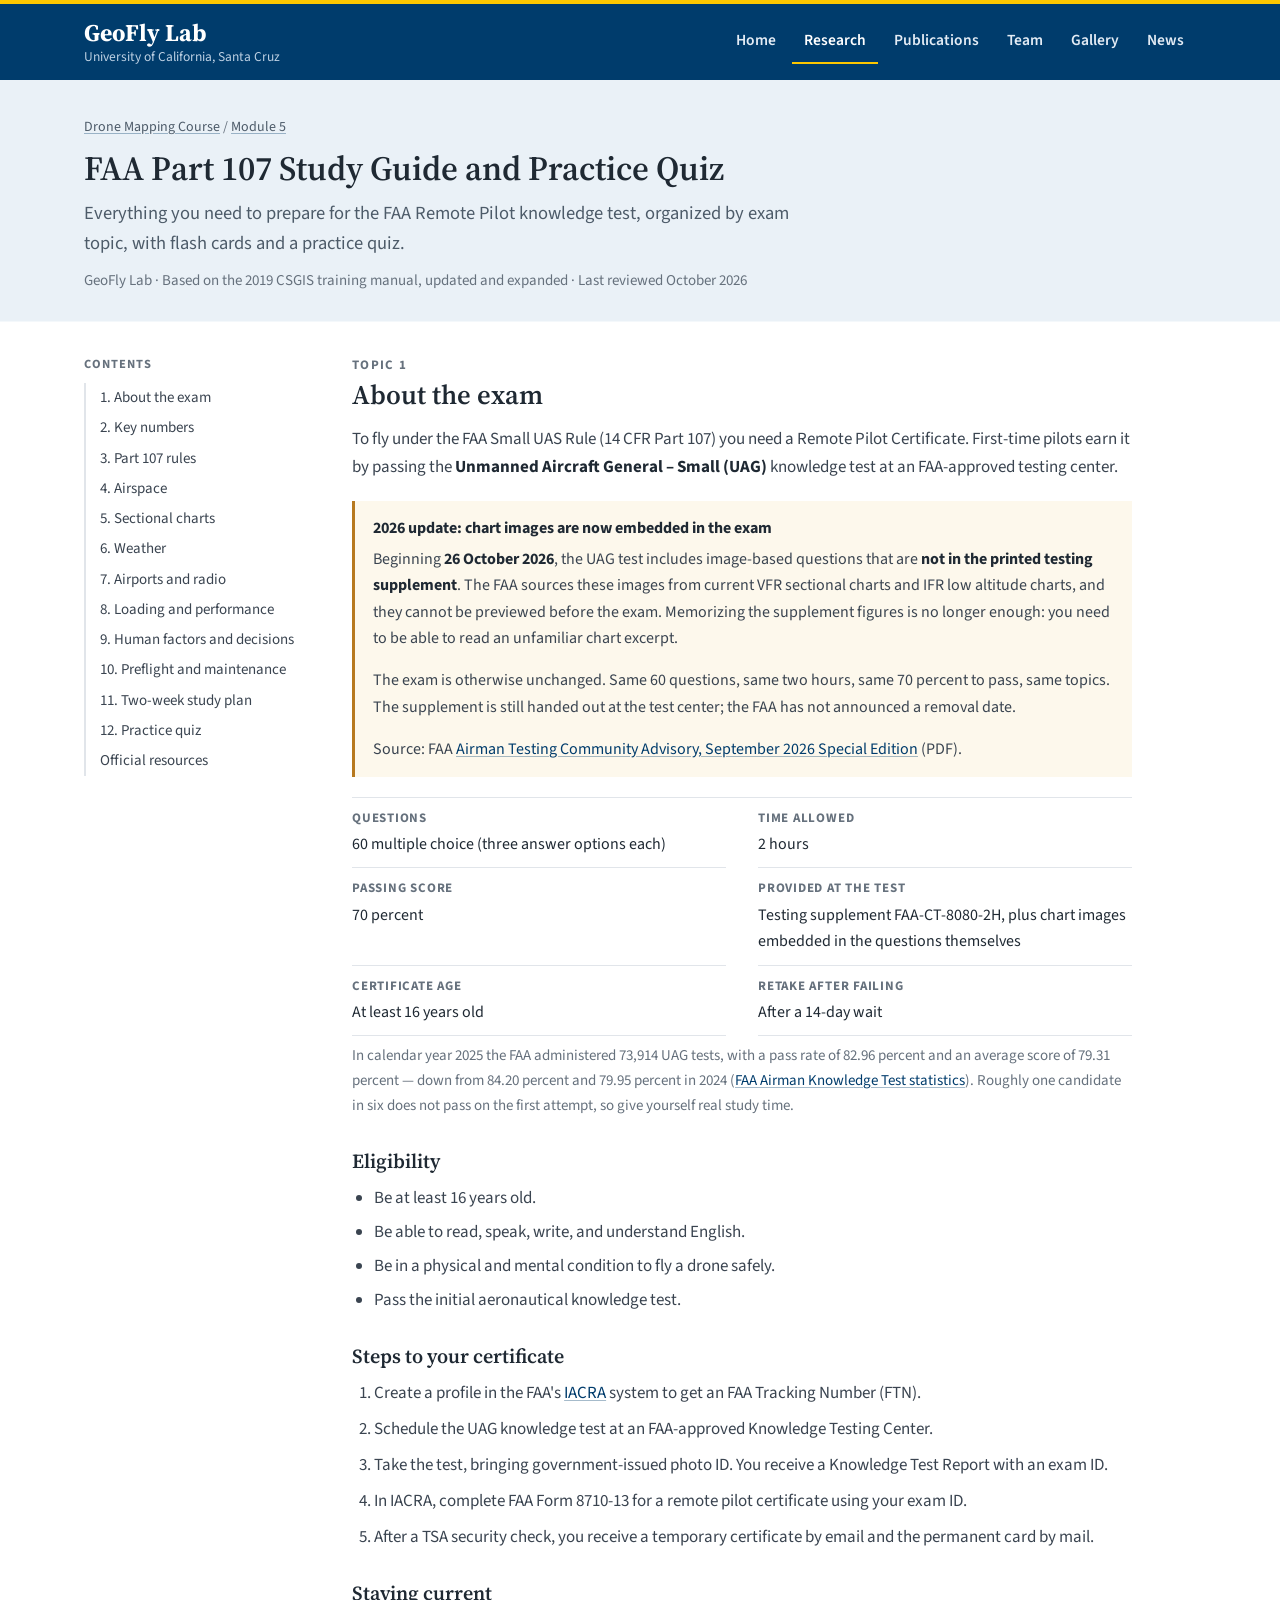
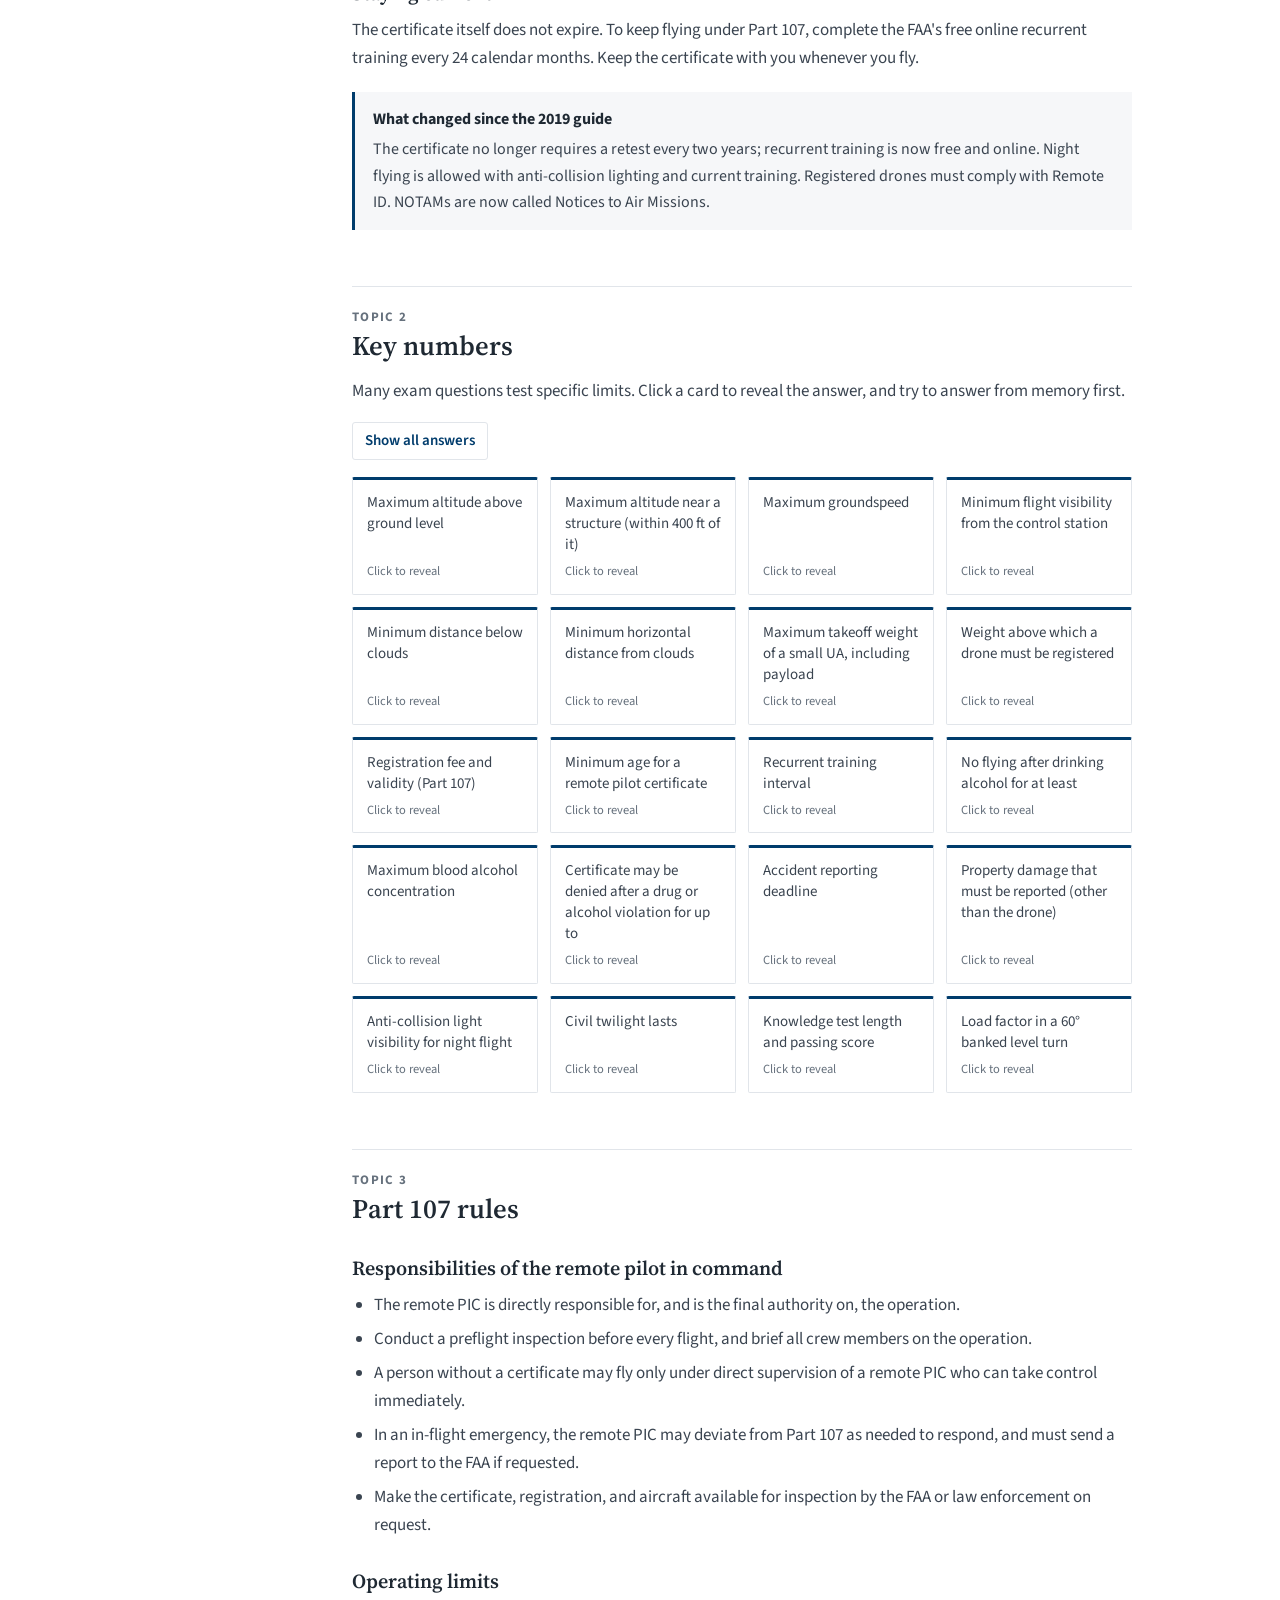
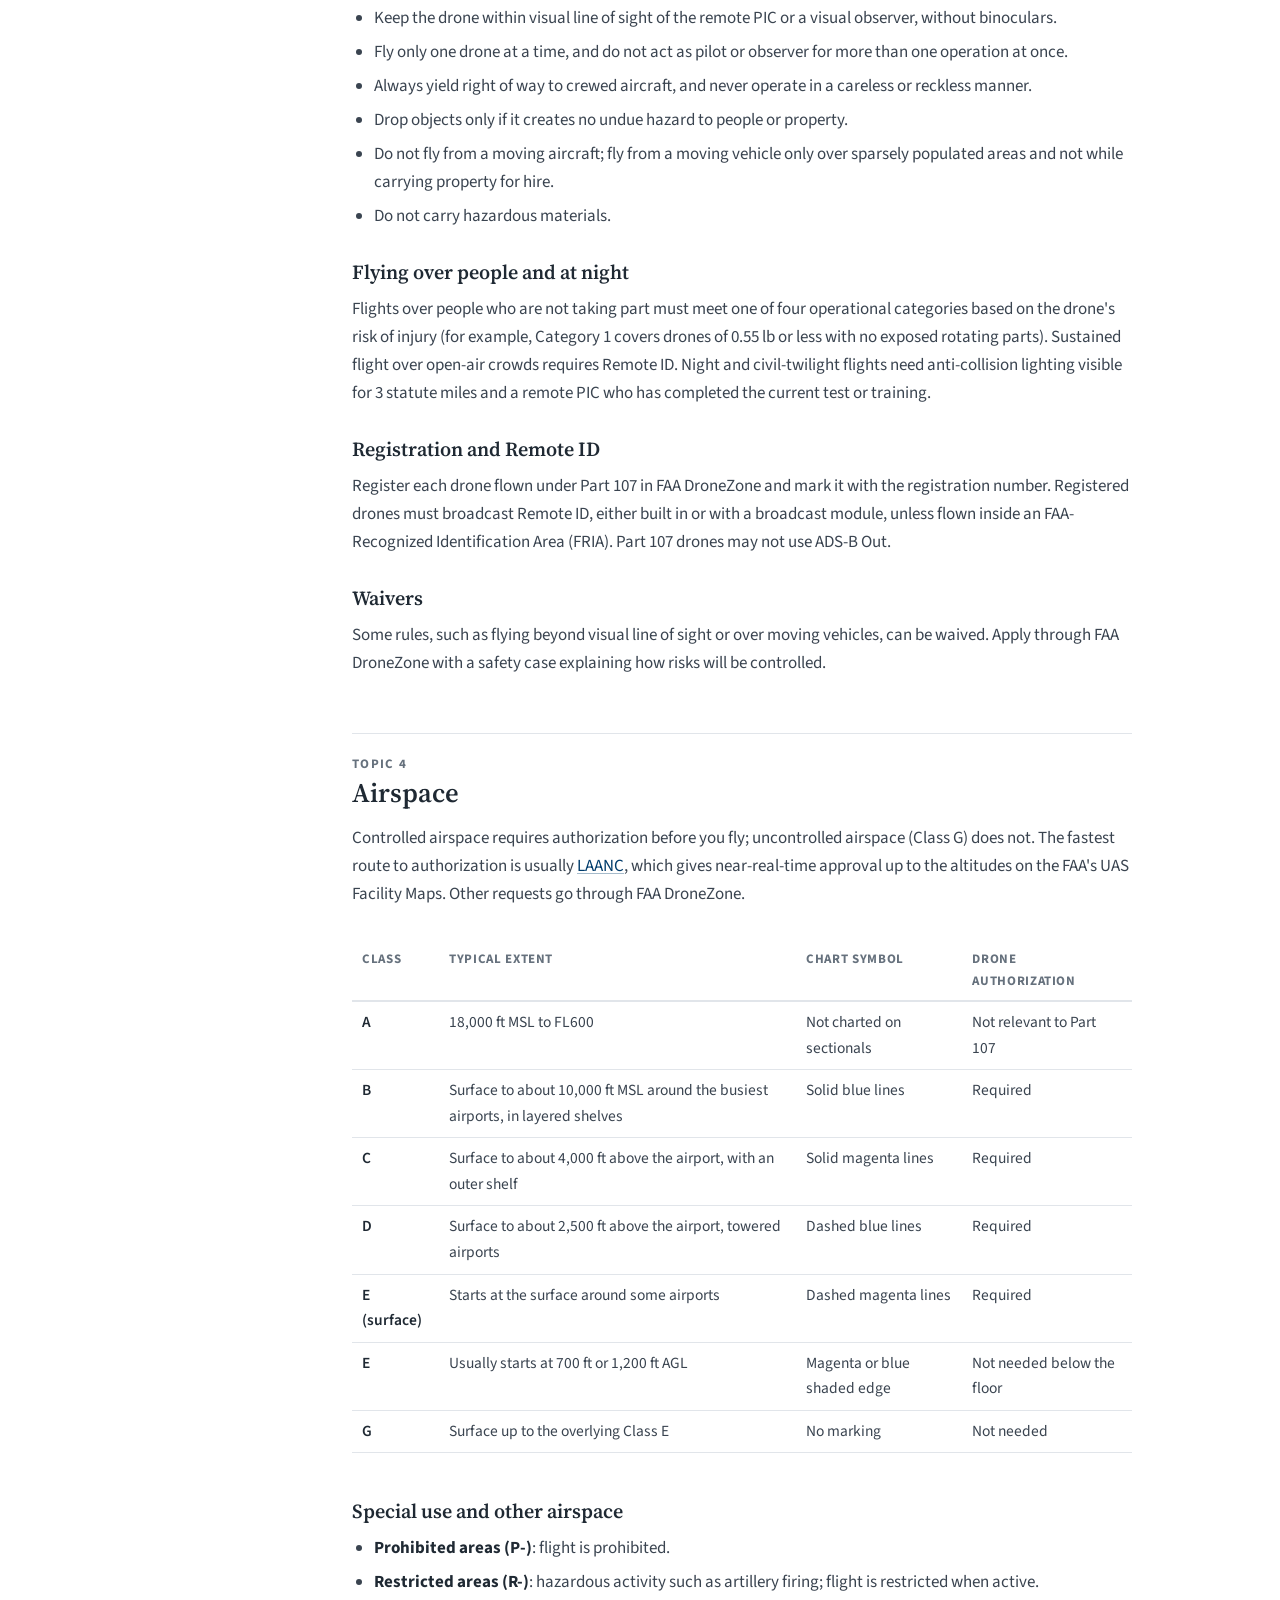
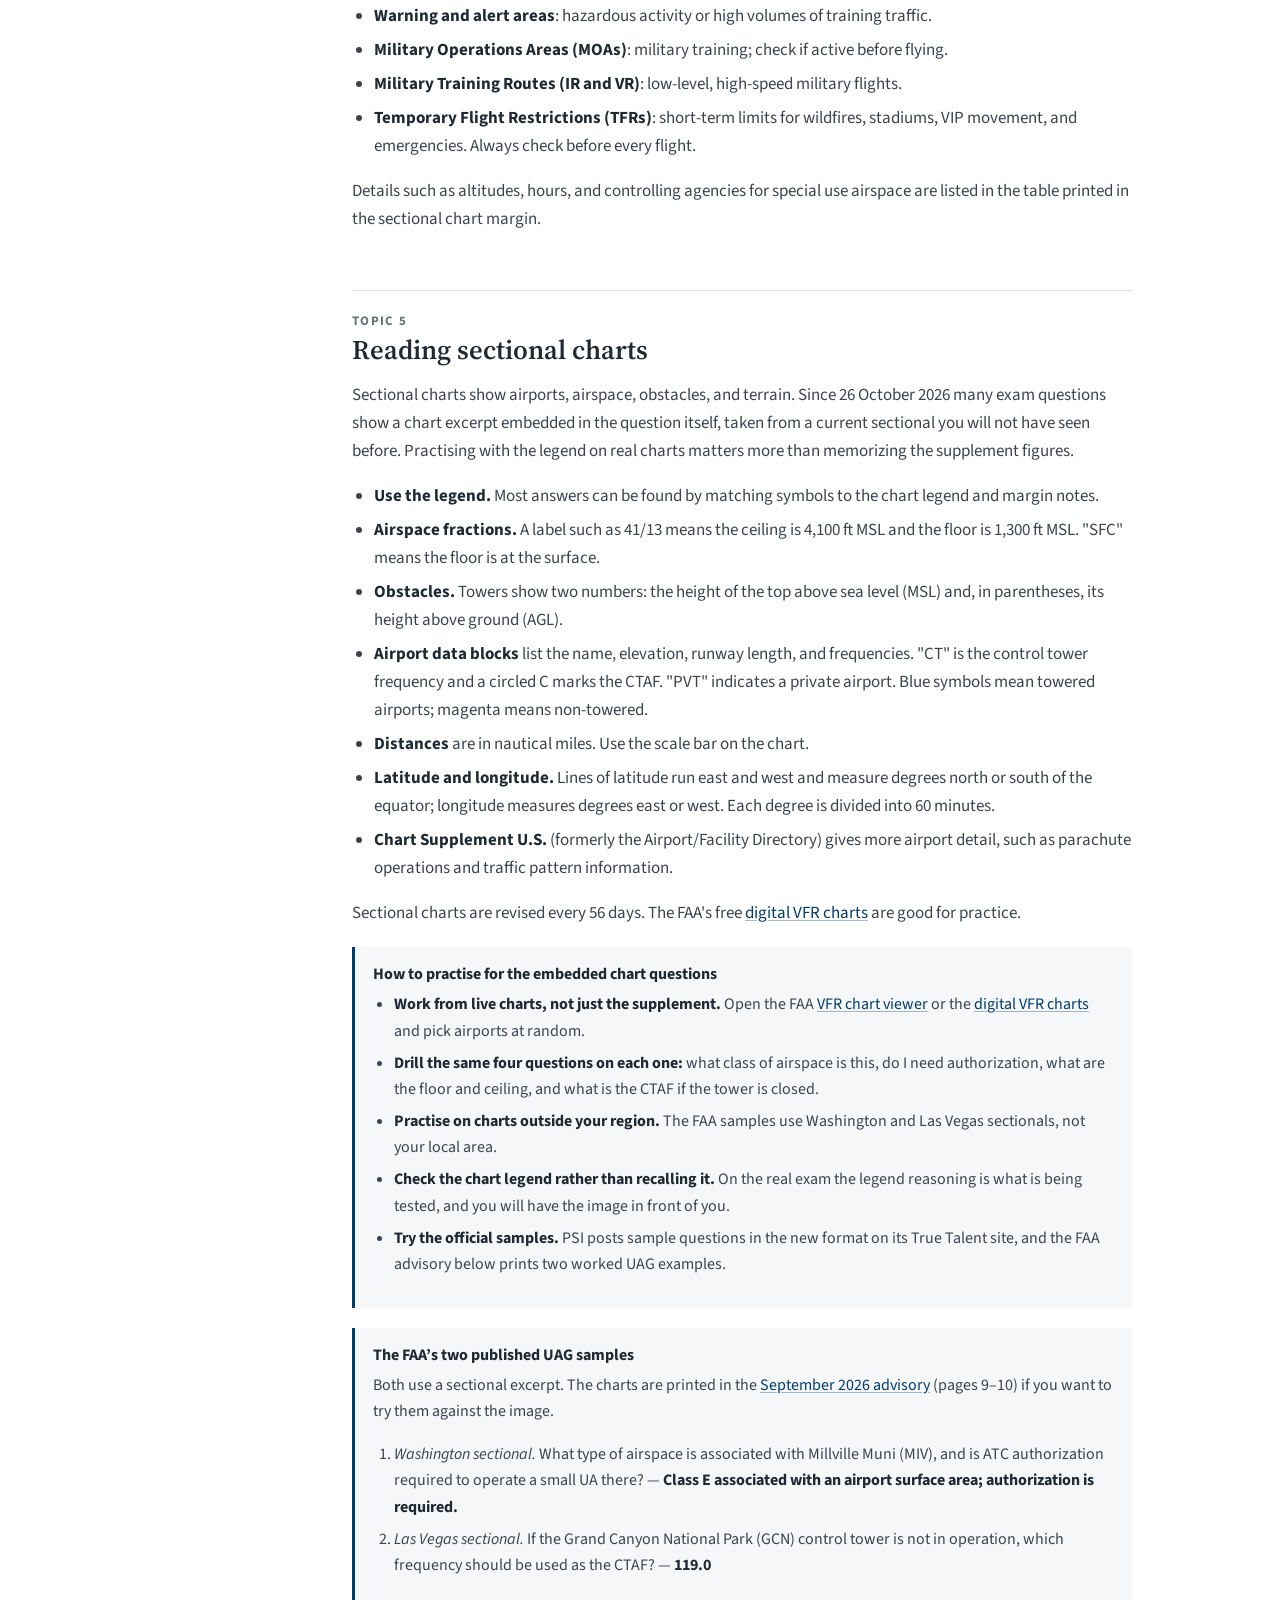
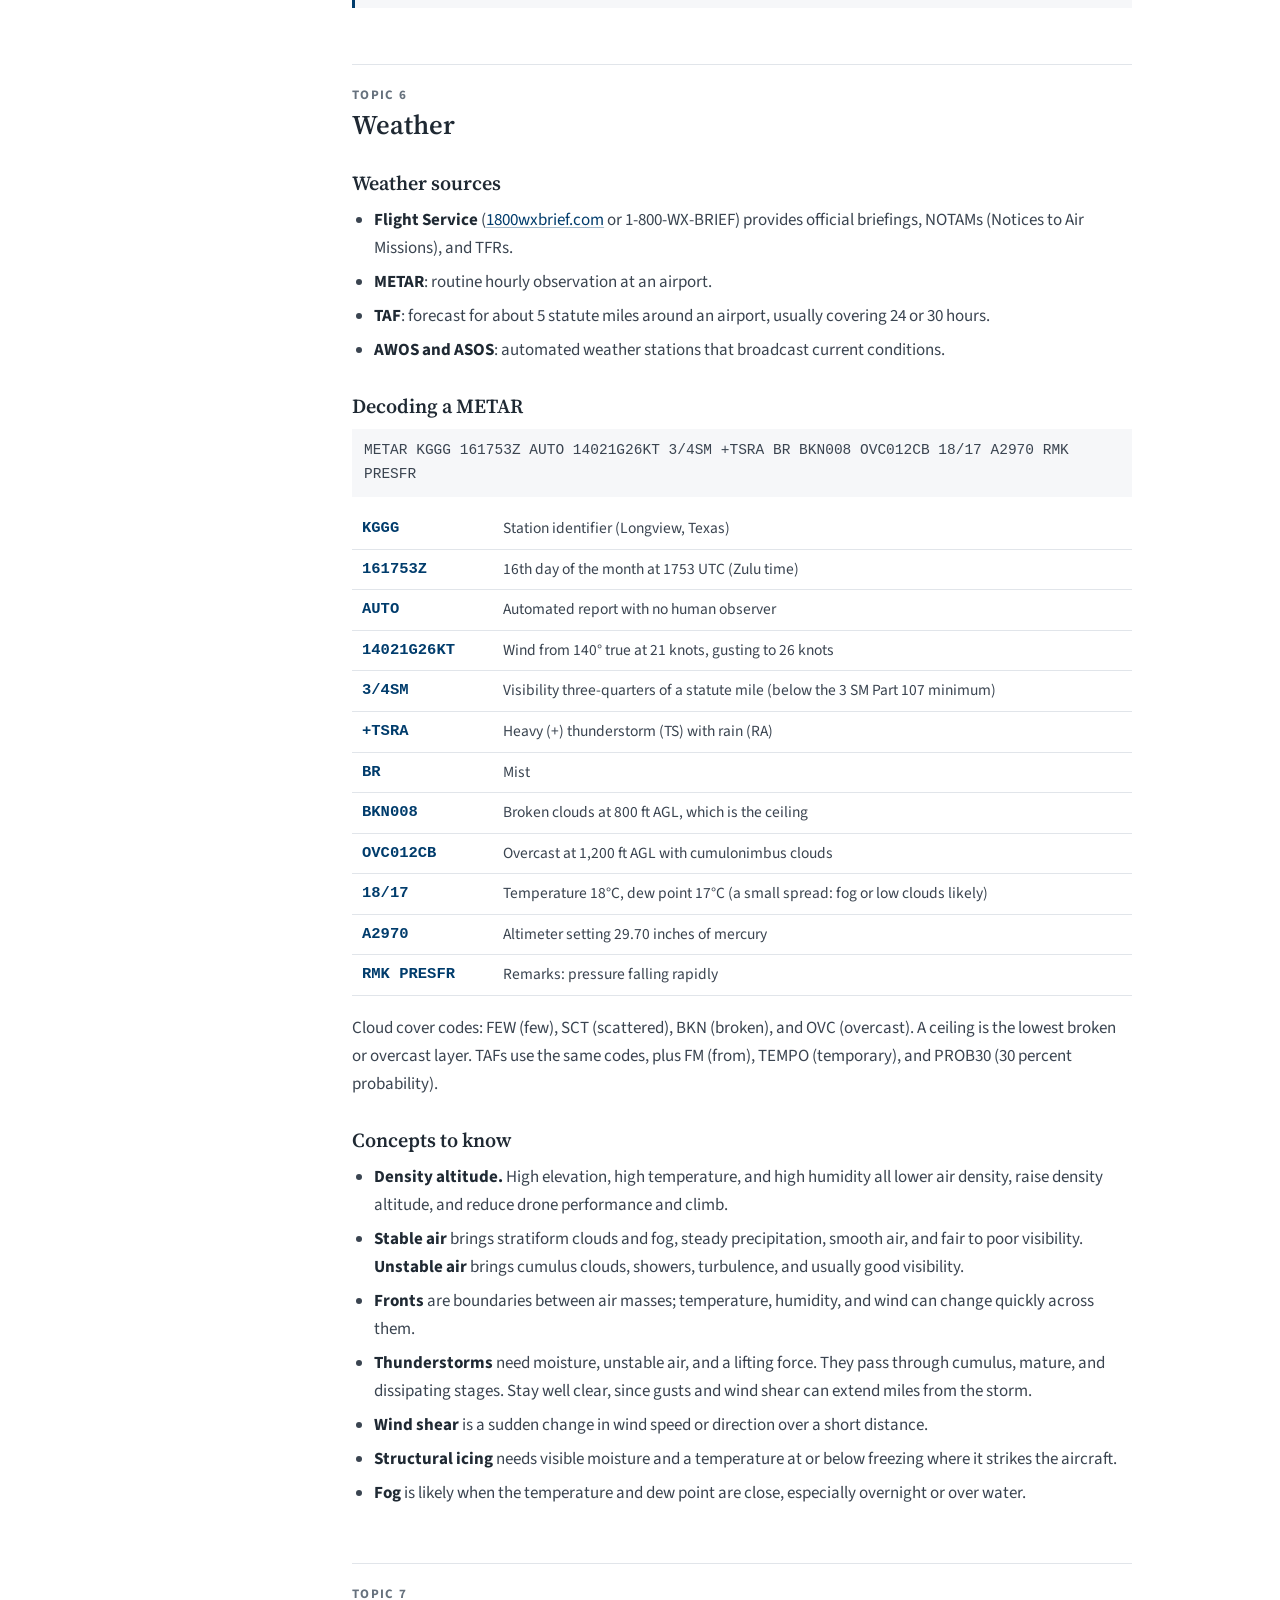
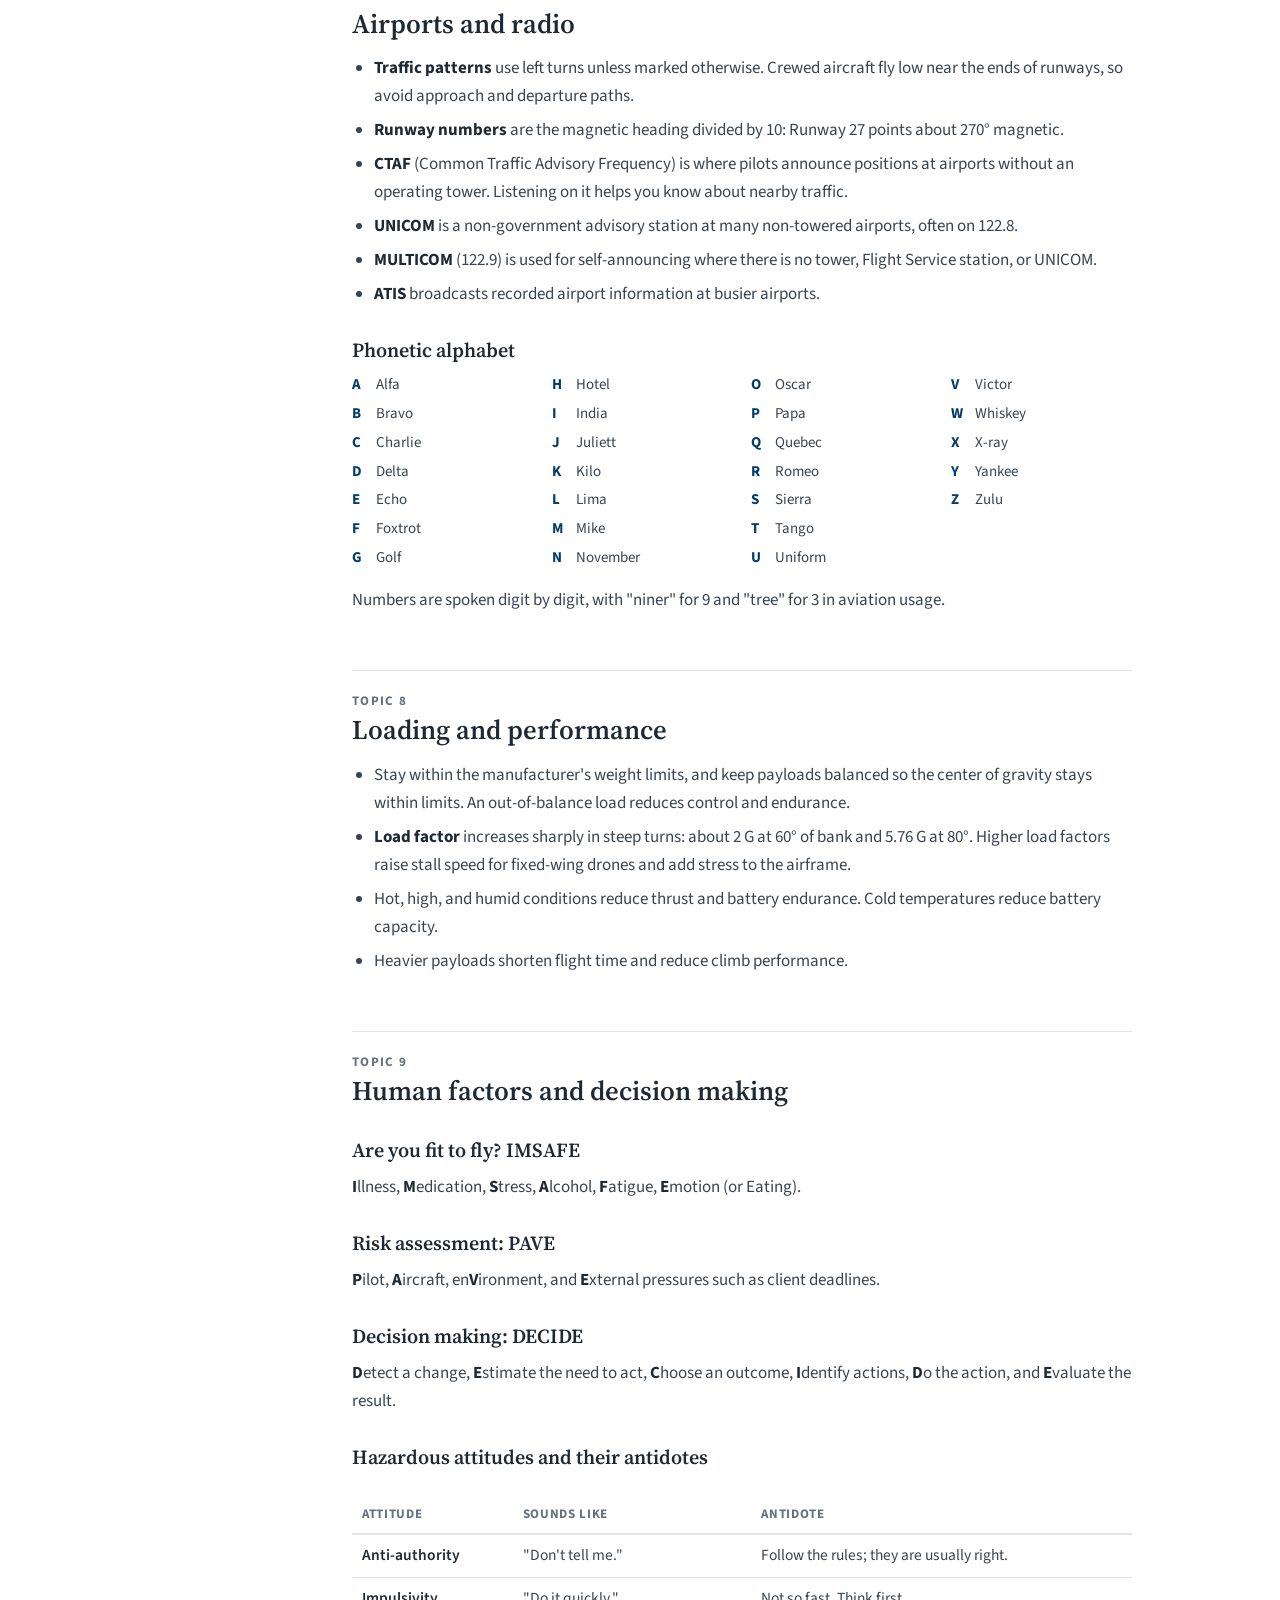
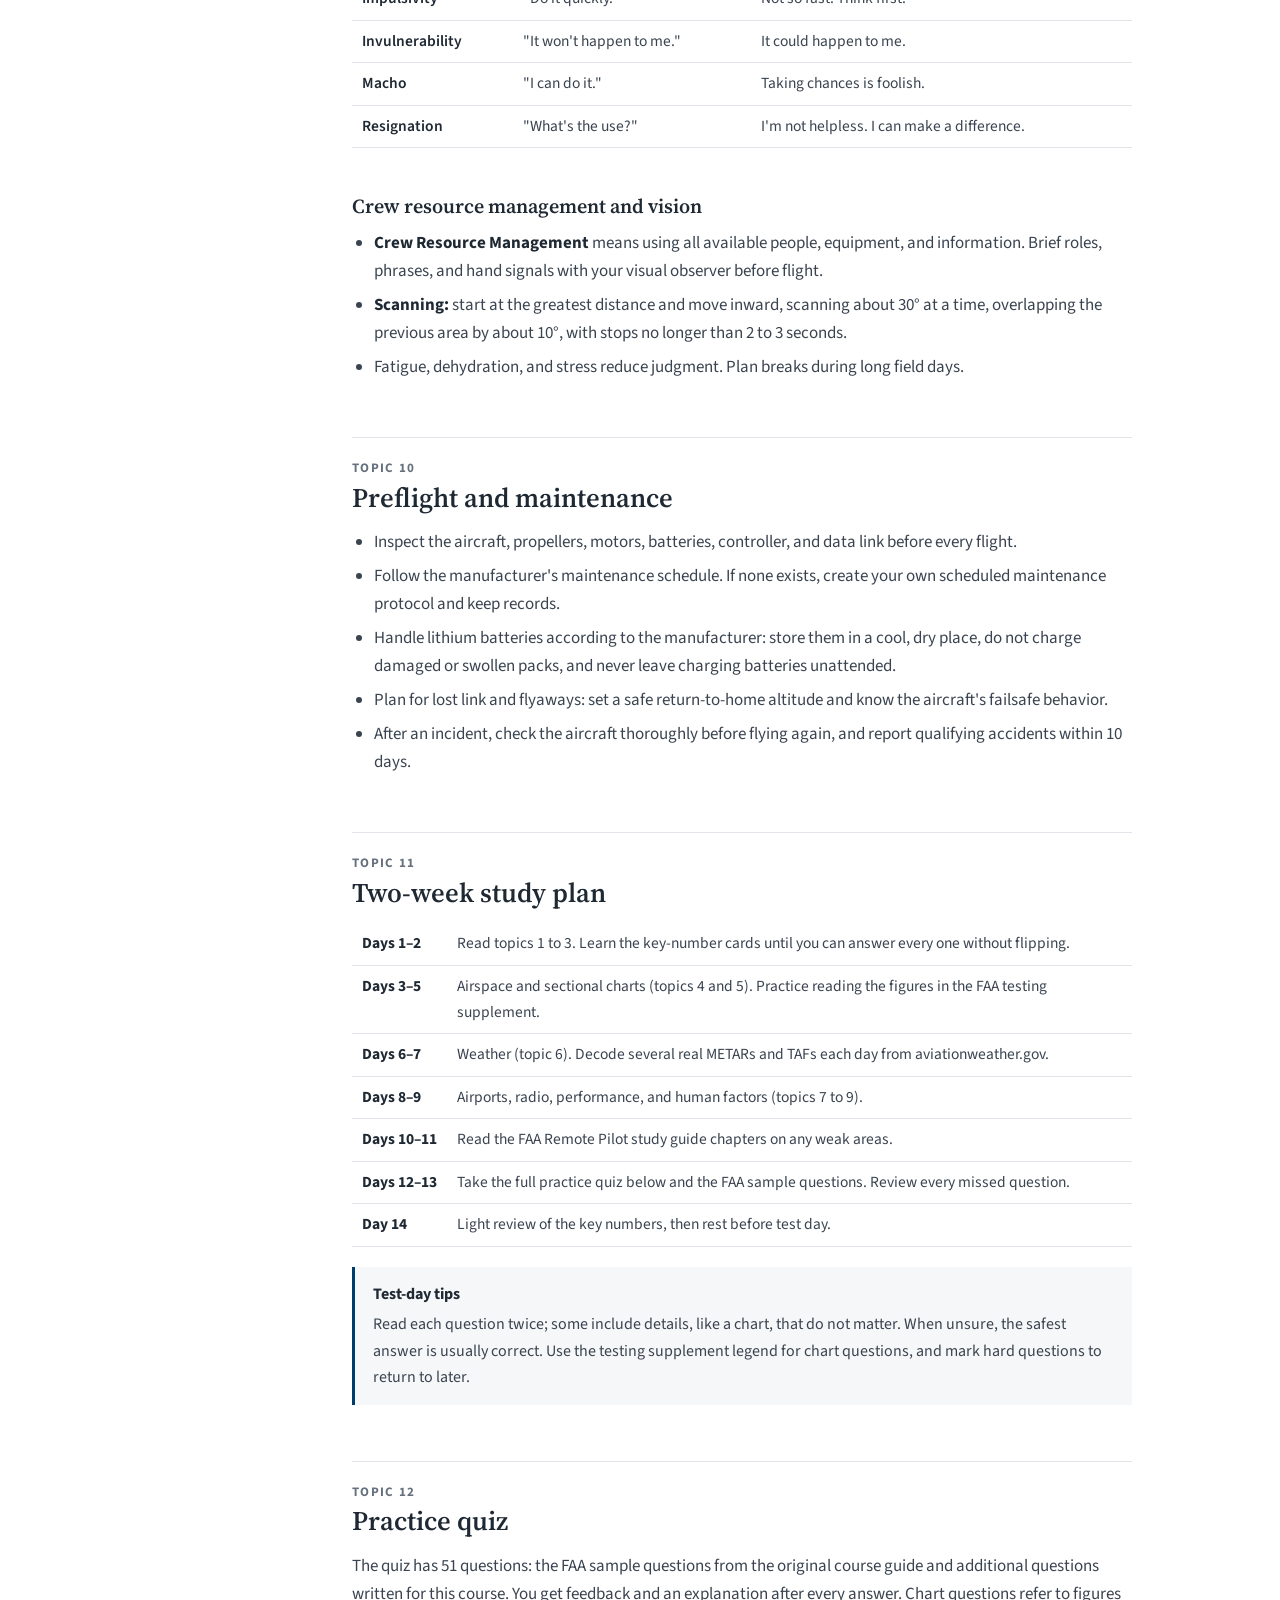
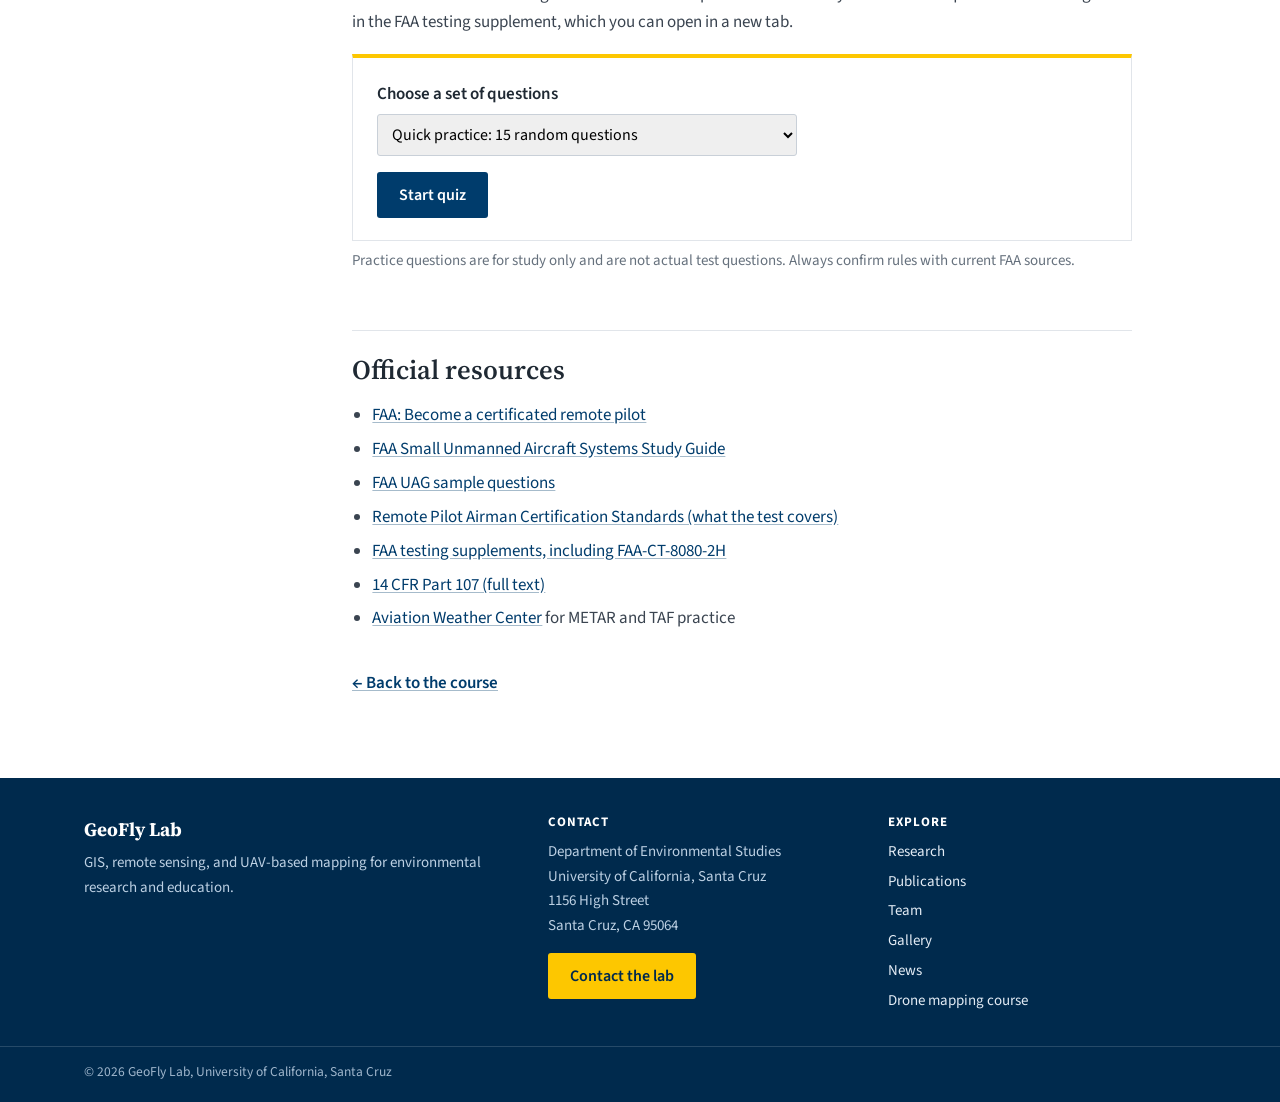
<file: part107.html>
<!DOCTYPE html>
<html lang="en">
<head>
    <meta charset="utf-8">
    <meta name="viewport" content="width=device-width, initial-scale=1">
    <title>Part 107 Study Guide and Practice Quiz | GeoFly Lab</title>
    <meta name="description" content="Free study guide and interactive practice quiz for the FAA Part 107 Remote Pilot knowledge test, from GeoFly Lab at UC Santa Cruz.">
    <meta name="author" content="GeoFly Lab">
    <link rel="icon" type="image/png" href="https://geofly.ai/static/picture/geoflylab_logo.png">
    <link rel="preconnect" href="https://fonts.googleapis.com">
    <link rel="preconnect" href="https://fonts.gstatic.com" crossorigin>
    <link rel="stylesheet" href="https://fonts.googleapis.com/css2?family=Source+Sans+3:wght@400;600;700&family=Source+Serif+4:opsz,wght@8..60,600;8..60,700&display=swap">
    <link rel="stylesheet" href="assets/course.css">
</head>
<body>
<header class="site-header">
    <div class="wrap">
        <a class="brand" href="https://geofly.ai/">
            <span class="brand-name">GeoFly Lab</span>
            <span class="brand-sub">University of California, Santa Cruz</span>
        </a>
        <button class="nav-toggle" type="button" aria-expanded="false" aria-controls="site-nav">Menu</button>
        <nav class="site-nav" id="site-nav" aria-label="Main">
            <ul>
                <li><a href="https://geofly.ai/">Home</a></li>
                <li><a href="https://geofly.ai/project.html" aria-current="page">Research</a></li>
                <li><a href="https://geofly.ai/publication.html">Publications</a></li>
                <li><a href="https://geofly.ai/team.html">Team</a></li>
                <li><a href="https://geofly.ai/gallery.html">Gallery</a></li>
                <li><a href="https://geofly.ai/post.html">News</a></li>
            </ul>
        </nav>
    </div>
</header>
<main>
<div class="wrap">
    <div class="page-head">
        <p class="crumbs"><a href="./">Drone Mapping Course</a> / <a href="./#module-5">Module 5</a></p>
        <h1>FAA Part 107 Study Guide and Practice Quiz</h1>
        <p class="lede">Everything you need to prepare for the FAA Remote Pilot knowledge test, organized by exam topic, with flash cards and a practice quiz.</p>
        <p class="course-meta">GeoFly Lab &middot; Based on the 2019 CSGIS training manual, updated and expanded &middot; Last reviewed October 2026</p>
    </div>

    <div class="course">
        <nav class="toc" aria-label="Study guide contents">
            <h2>Contents</h2>
            <ol>
                <li><a href="#exam">1. About the exam</a></li>
                <li><a href="#numbers">2. Key numbers</a></li>
                <li><a href="#rules">3. Part 107 rules</a></li>
                <li><a href="#airspace">4. Airspace</a></li>
                <li><a href="#charts">5. Sectional charts</a></li>
                <li><a href="#weather">6. Weather</a></li>
                <li><a href="#airports">7. Airports and radio</a></li>
                <li><a href="#performance">8. Loading and performance</a></li>
                <li><a href="#human">9. Human factors and decisions</a></li>
                <li><a href="#maintenance">10. Preflight and maintenance</a></li>
                <li><a href="#plan">11. Two-week study plan</a></li>
                <li><a href="#practice">12. Practice quiz</a></li>
                <li><a href="#resources">Official resources</a></li>
            </ol>
        </nav>

        <div class="course-body">

<section id="exam">
    <h2 class="first"><span class="module-num">Topic 1</span>About the exam</h2>
    <p>To fly under the FAA Small UAS Rule (14 CFR Part 107) you need a Remote Pilot Certificate. First-time pilots earn it by passing the <strong>Unmanned Aircraft General &ndash; Small (UAG)</strong> knowledge test at an FAA-approved testing center.</p>

    <div class="callout warn">
        <span class="callout-title">2026 update: chart images are now embedded in the exam</span>
        <p>Beginning <strong>26 October 2026</strong>, the UAG test includes image-based questions that are <strong>not in the printed testing supplement</strong>. The FAA sources these images from current VFR sectional charts and IFR low altitude charts, and they cannot be previewed before the exam. Memorizing the supplement figures is no longer enough: you need to be able to read an unfamiliar chart excerpt.</p>
        <p>The exam is otherwise unchanged. Same 60 questions, same two hours, same 70 percent to pass, same topics. The supplement is still handed out at the test center; the FAA has not announced a removal date.</p>
        <p>Source: FAA <a href="https://www.faa.gov/training_testing/testing/September_2026_Special_Edition.pdf">Airman Testing Community Advisory, September 2026 Special Edition</a> (PDF).</p>
    </div>
    <dl class="facts">
        <div><dt>Questions</dt><dd>60 multiple choice (three answer options each)</dd></div>
        <div><dt>Time allowed</dt><dd>2 hours</dd></div>
        <div><dt>Passing score</dt><dd>70 percent</dd></div>
        <div><dt>Provided at the test</dt><dd>Testing supplement FAA-CT-8080-2H, plus chart images embedded in the questions themselves</dd></div>
        <div><dt>Certificate age</dt><dd>At least 16 years old</dd></div>
        <div><dt>Retake after failing</dt><dd>After a 14-day wait</dd></div>
    </dl>
    <p class="meta">In calendar year 2025 the FAA administered 73,914 UAG tests, with a pass rate of 82.96 percent and an average score of 79.31 percent &mdash; down from 84.20 percent and 79.95 percent in 2024 (<a href="https://www.faa.gov/data_research/aviation_data_statistics/test_statistics/CY2025_AKT_Volume_Report.pdf">FAA Airman Knowledge Test statistics</a>). Roughly one candidate in six does not pass on the first attempt, so give yourself real study time.</p>

    <h3>Eligibility</h3>
    <ul>
        <li>Be at least 16 years old.</li>
        <li>Be able to read, speak, write, and understand English.</li>
        <li>Be in a physical and mental condition to fly a drone safely.</li>
        <li>Pass the initial aeronautical knowledge test.</li>
    </ul>

    <h3>Steps to your certificate</h3>
    <ol class="steps-list">
        <li>Create a profile in the FAA's <a href="https://iacra.faa.gov/">IACRA</a> system to get an FAA Tracking Number (FTN).</li>
        <li>Schedule the UAG knowledge test at an FAA-approved Knowledge Testing Center.</li>
        <li>Take the test, bringing government-issued photo ID. You receive a Knowledge Test Report with an exam ID.</li>
        <li>In IACRA, complete FAA Form 8710-13 for a remote pilot certificate using your exam ID.</li>
        <li>After a TSA security check, you receive a temporary certificate by email and the permanent card by mail.</li>
    </ol>

    <h3>Staying current</h3>
    <p>The certificate itself does not expire. To keep flying under Part 107, complete the FAA's free online recurrent training every 24 calendar months. Keep the certificate with you whenever you fly.</p>

    <div class="callout">
        <span class="callout-title">What changed since the 2019 guide</span>
        <p>The certificate no longer requires a retest every two years; recurrent training is now free and online. Night flying is allowed with anti-collision lighting and current training. Registered drones must comply with Remote ID. NOTAMs are now called Notices to Air Missions.</p>
    </div>
</section>

<section id="numbers">
    <h2><span class="module-num">Topic 2</span>Key numbers</h2>
    <p>Many exam questions test specific limits. Click a card to reveal the answer, and try to answer from memory first.</p>
    <p><button type="button" class="text-button" id="flip-all">Show all answers</button></p>
    <div class="cards">
        <button type="button" class="card-flip" aria-pressed="false"><span class="front">Maximum altitude above ground level</span><span class="back">400 ft AGL</span><span class="hint">Click to reveal</span></button>
        <button type="button" class="card-flip" aria-pressed="false"><span class="front">Maximum altitude near a structure (within 400 ft of it)</span><span class="back">400 ft above its top</span><span class="hint">Click to reveal</span></button>
        <button type="button" class="card-flip" aria-pressed="false"><span class="front">Maximum groundspeed</span><span class="back">100 mph (87 knots)</span><span class="hint">Click to reveal</span></button>
        <button type="button" class="card-flip" aria-pressed="false"><span class="front">Minimum flight visibility from the control station</span><span class="back">3 statute miles</span><span class="hint">Click to reveal</span></button>
        <button type="button" class="card-flip" aria-pressed="false"><span class="front">Minimum distance below clouds</span><span class="back">500 ft</span><span class="hint">Click to reveal</span></button>
        <button type="button" class="card-flip" aria-pressed="false"><span class="front">Minimum horizontal distance from clouds</span><span class="back">2,000 ft</span><span class="hint">Click to reveal</span></button>
        <button type="button" class="card-flip" aria-pressed="false"><span class="front">Maximum takeoff weight of a small UA, including payload</span><span class="back">Less than 55 lb</span><span class="hint">Click to reveal</span></button>
        <button type="button" class="card-flip" aria-pressed="false"><span class="front">Weight above which a drone must be registered</span><span class="back">0.55 lb (250 g)</span><span class="hint">Click to reveal</span></button>
        <button type="button" class="card-flip" aria-pressed="false"><span class="front">Registration fee and validity (Part 107)</span><span class="back">$5 per drone, 3 years</span><span class="hint">Click to reveal</span></button>
        <button type="button" class="card-flip" aria-pressed="false"><span class="front">Minimum age for a remote pilot certificate</span><span class="back">16 years</span><span class="hint">Click to reveal</span></button>
        <button type="button" class="card-flip" aria-pressed="false"><span class="front">Recurrent training interval</span><span class="back">Every 24 calendar months</span><span class="hint">Click to reveal</span></button>
        <button type="button" class="card-flip" aria-pressed="false"><span class="front">No flying after drinking alcohol for at least</span><span class="back">8 hours</span><span class="hint">Click to reveal</span></button>
        <button type="button" class="card-flip" aria-pressed="false"><span class="front">Maximum blood alcohol concentration</span><span class="back">Less than 0.04%</span><span class="hint">Click to reveal</span></button>
        <button type="button" class="card-flip" aria-pressed="false"><span class="front">Certificate may be denied after a drug or alcohol violation for up to</span><span class="back">1 year</span><span class="hint">Click to reveal</span></button>
        <button type="button" class="card-flip" aria-pressed="false"><span class="front">Accident reporting deadline</span><span class="back">10 calendar days</span><span class="hint">Click to reveal</span></button>
        <button type="button" class="card-flip" aria-pressed="false"><span class="front">Property damage that must be reported (other than the drone)</span><span class="back">More than $500</span><span class="hint">Click to reveal</span></button>
        <button type="button" class="card-flip" aria-pressed="false"><span class="front">Anti-collision light visibility for night flight</span><span class="back">3 statute miles</span><span class="hint">Click to reveal</span></button>
        <button type="button" class="card-flip" aria-pressed="false"><span class="front">Civil twilight lasts</span><span class="back">30 min before sunrise and after sunset</span><span class="hint">Click to reveal</span></button>
        <button type="button" class="card-flip" aria-pressed="false"><span class="front">Knowledge test length and passing score</span><span class="back">60 questions, 70%</span><span class="hint">Click to reveal</span></button>
        <button type="button" class="card-flip" aria-pressed="false"><span class="front">Load factor in a 60&deg; banked level turn</span><span class="back">2 G</span><span class="hint">Click to reveal</span></button>
    </div>
</section>

<section id="rules">
    <h2><span class="module-num">Topic 3</span>Part 107 rules</h2>
    <h3>Responsibilities of the remote pilot in command</h3>
    <ul>
        <li>The remote PIC is directly responsible for, and is the final authority on, the operation.</li>
        <li>Conduct a preflight inspection before every flight, and brief all crew members on the operation.</li>
        <li>A person without a certificate may fly only under direct supervision of a remote PIC who can take control immediately.</li>
        <li>In an in-flight emergency, the remote PIC may deviate from Part 107 as needed to respond, and must send a report to the FAA if requested.</li>
        <li>Make the certificate, registration, and aircraft available for inspection by the FAA or law enforcement on request.</li>
    </ul>
    <h3>Operating limits</h3>
    <ul>
        <li>Keep the drone within visual line of sight of the remote PIC or a visual observer, without binoculars.</li>
        <li>Fly only one drone at a time, and do not act as pilot or observer for more than one operation at once.</li>
        <li>Always yield right of way to crewed aircraft, and never operate in a careless or reckless manner.</li>
        <li>Drop objects only if it creates no undue hazard to people or property.</li>
        <li>Do not fly from a moving aircraft; fly from a moving vehicle only over sparsely populated areas and not while carrying property for hire.</li>
        <li>Do not carry hazardous materials.</li>
    </ul>
    <h3>Flying over people and at night</h3>
    <p>Flights over people who are not taking part must meet one of four operational categories based on the drone's risk of injury (for example, Category 1 covers drones of 0.55 lb or less with no exposed rotating parts). Sustained flight over open-air crowds requires Remote ID. Night and civil-twilight flights need anti-collision lighting visible for 3 statute miles and a remote PIC who has completed the current test or training.</p>
    <h3>Registration and Remote ID</h3>
    <p>Register each drone flown under Part 107 in FAA DroneZone and mark it with the registration number. Registered drones must broadcast Remote ID, either built in or with a broadcast module, unless flown inside an FAA-Recognized Identification Area (FRIA). Part 107 drones may not use ADS-B Out.</p>
    <h3>Waivers</h3>
    <p>Some rules, such as flying beyond visual line of sight or over moving vehicles, can be waived. Apply through FAA DroneZone with a safety case explaining how risks will be controlled.</p>
</section>

<section id="airspace">
    <h2><span class="module-num">Topic 4</span>Airspace</h2>
    <p>Controlled airspace requires authorization before you fly; uncontrolled airspace (Class G) does not. The fastest route to authorization is usually <a href="https://www.faa.gov/uas/programs_partnerships/data_exchange">LAANC</a>, which gives near-real-time approval up to the altitudes on the FAA's UAS Facility Maps. Other requests go through FAA DroneZone.</p>
    <div class="table-wrap">
        <table class="params">
            <thead><tr><th scope="col">Class</th><th scope="col">Typical extent</th><th scope="col">Chart symbol</th><th scope="col">Drone authorization</th></tr></thead>
            <tbody>
                <tr><th scope="row">A</th><td>18,000 ft MSL to FL600</td><td>Not charted on sectionals</td><td>Not relevant to Part 107</td></tr>
                <tr><th scope="row">B</th><td>Surface to about 10,000 ft MSL around the busiest airports, in layered shelves</td><td>Solid blue lines</td><td>Required</td></tr>
                <tr><th scope="row">C</th><td>Surface to about 4,000 ft above the airport, with an outer shelf</td><td>Solid magenta lines</td><td>Required</td></tr>
                <tr><th scope="row">D</th><td>Surface to about 2,500 ft above the airport, towered airports</td><td>Dashed blue lines</td><td>Required</td></tr>
                <tr><th scope="row">E (surface)</th><td>Starts at the surface around some airports</td><td>Dashed magenta lines</td><td>Required</td></tr>
                <tr><th scope="row">E</th><td>Usually starts at 700 ft or 1,200 ft AGL</td><td>Magenta or blue shaded edge</td><td>Not needed below the floor</td></tr>
                <tr><th scope="row">G</th><td>Surface up to the overlying Class E</td><td>No marking</td><td>Not needed</td></tr>
            </tbody>
        </table>
    </div>
    <h3>Special use and other airspace</h3>
    <ul>
        <li><strong>Prohibited areas (P-)</strong>: flight is prohibited.</li>
        <li><strong>Restricted areas (R-)</strong>: hazardous activity such as artillery firing; flight is restricted when active.</li>
        <li><strong>Warning and alert areas</strong>: hazardous activity or high volumes of training traffic.</li>
        <li><strong>Military Operations Areas (MOAs)</strong>: military training; check if active before flying.</li>
        <li><strong>Military Training Routes (IR and VR)</strong>: low-level, high-speed military flights.</li>
        <li><strong>Temporary Flight Restrictions (TFRs)</strong>: short-term limits for wildfires, stadiums, VIP movement, and emergencies. Always check before every flight.</li>
    </ul>
    <p>Details such as altitudes, hours, and controlling agencies for special use airspace are listed in the table printed in the sectional chart margin.</p>
</section>

<section id="charts">
    <h2><span class="module-num">Topic 5</span>Reading sectional charts</h2>
    <p>Sectional charts show airports, airspace, obstacles, and terrain. Since 26 October 2026 many exam questions show a chart excerpt embedded in the question itself, taken from a current sectional you will not have seen before. Practising with the legend on real charts matters more than memorizing the supplement figures.</p>
    <ul>
        <li><strong>Use the legend.</strong> Most answers can be found by matching symbols to the chart legend and margin notes.</li>
        <li><strong>Airspace fractions.</strong> A label such as 41/13 means the ceiling is 4,100 ft MSL and the floor is 1,300 ft MSL. "SFC" means the floor is at the surface.</li>
        <li><strong>Obstacles.</strong> Towers show two numbers: the height of the top above sea level (MSL) and, in parentheses, its height above ground (AGL).</li>
        <li><strong>Airport data blocks</strong> list the name, elevation, runway length, and frequencies. "CT" is the control tower frequency and a circled C marks the CTAF. "PVT" indicates a private airport. Blue symbols mean towered airports; magenta means non-towered.</li>
        <li><strong>Distances</strong> are in nautical miles. Use the scale bar on the chart.</li>
        <li><strong>Latitude and longitude.</strong> Lines of latitude run east and west and measure degrees north or south of the equator; longitude measures degrees east or west. Each degree is divided into 60 minutes.</li>
        <li><strong>Chart Supplement U.S.</strong> (formerly the Airport/Facility Directory) gives more airport detail, such as parachute operations and traffic pattern information.</li>
    </ul>
    <p>Sectional charts are revised every 56 days. The FAA's free <a href="https://www.faa.gov/air_traffic/flight_info/aeronav/digital_products/vfr/">digital VFR charts</a> are good for practice.</p>

    <div class="callout">
        <span class="callout-title">How to practise for the embedded chart questions</span>
        <ul>
            <li><strong>Work from live charts, not just the supplement.</strong> Open the FAA <a href="https://vfrmap.com/">VFR chart viewer</a> or the <a href="https://www.faa.gov/air_traffic/flight_info/aeronav/digital_products/vfr/">digital VFR charts</a> and pick airports at random.</li>
            <li><strong>Drill the same four questions on each one:</strong> what class of airspace is this, do I need authorization, what are the floor and ceiling, and what is the CTAF if the tower is closed.</li>
            <li><strong>Practise on charts outside your region.</strong> The FAA samples use Washington and Las Vegas sectionals, not your local area.</li>
            <li><strong>Check the chart legend rather than recalling it.</strong> On the real exam the legend reasoning is what is being tested, and you will have the image in front of you.</li>
            <li><strong>Try the official samples.</strong> PSI posts sample questions in the new format on its True Talent site, and the FAA advisory below prints two worked UAG examples.</li>
        </ul>
    </div>

    <div class="callout">
        <span class="callout-title">The FAA&rsquo;s two published UAG samples</span>
        <p>Both use a sectional excerpt. The charts are printed in the <a href="https://www.faa.gov/training_testing/testing/September_2026_Special_Edition.pdf">September 2026 advisory</a> (pages 9&ndash;10) if you want to try them against the image.</p>
        <ol>
            <li><em>Washington sectional.</em> What type of airspace is associated with Millville Muni (MIV), and is ATC authorization required to operate a small UA there? &mdash; <strong>Class E associated with an airport surface area; authorization is required.</strong></li>
            <li><em>Las Vegas sectional.</em> If the Grand Canyon National Park (GCN) control tower is not in operation, which frequency should be used as the CTAF? &mdash; <strong>119.0</strong></li>
        </ol>
    </div>
</section>

<section id="weather">
    <h2><span class="module-num">Topic 6</span>Weather</h2>
    <h3>Weather sources</h3>
    <ul>
        <li><strong>Flight Service</strong> (<a href="https://www.1800wxbrief.com/">1800wxbrief.com</a> or 1-800-WX-BRIEF) provides official briefings, NOTAMs (Notices to Air Missions), and TFRs.</li>
        <li><strong>METAR</strong>: routine hourly observation at an airport.</li>
        <li><strong>TAF</strong>: forecast for about 5 statute miles around an airport, usually covering 24 or 30 hours.</li>
        <li><strong>AWOS and ASOS</strong>: automated weather stations that broadcast current conditions.</li>
    </ul>
    <h3>Decoding a METAR</h3>
    <span class="code">METAR KGGG 161753Z AUTO 14021G26KT 3/4SM +TSRA BR BKN008 OVC012CB 18/17 A2970 RMK PRESFR</span>
    <table class="decode">
        <tbody>
            <tr><th>KGGG</th><td>Station identifier (Longview, Texas)</td></tr>
            <tr><th>161753Z</th><td>16th day of the month at 1753 UTC (Zulu time)</td></tr>
            <tr><th>AUTO</th><td>Automated report with no human observer</td></tr>
            <tr><th>14021G26KT</th><td>Wind from 140&deg; true at 21 knots, gusting to 26 knots</td></tr>
            <tr><th>3/4SM</th><td>Visibility three-quarters of a statute mile (below the 3 SM Part 107 minimum)</td></tr>
            <tr><th>+TSRA</th><td>Heavy (+) thunderstorm (TS) with rain (RA)</td></tr>
            <tr><th>BR</th><td>Mist</td></tr>
            <tr><th>BKN008</th><td>Broken clouds at 800 ft AGL, which is the ceiling</td></tr>
            <tr><th>OVC012CB</th><td>Overcast at 1,200 ft AGL with cumulonimbus clouds</td></tr>
            <tr><th>18/17</th><td>Temperature 18&deg;C, dew point 17&deg;C (a small spread: fog or low clouds likely)</td></tr>
            <tr><th>A2970</th><td>Altimeter setting 29.70 inches of mercury</td></tr>
            <tr><th>RMK PRESFR</th><td>Remarks: pressure falling rapidly</td></tr>
        </tbody>
    </table>
    <p>Cloud cover codes: FEW (few), SCT (scattered), BKN (broken), and OVC (overcast). A ceiling is the lowest broken or overcast layer. TAFs use the same codes, plus FM (from), TEMPO (temporary), and PROB30 (30 percent probability).</p>
    <h3>Concepts to know</h3>
    <ul>
        <li><strong>Density altitude.</strong> High elevation, high temperature, and high humidity all lower air density, raise density altitude, and reduce drone performance and climb.</li>
        <li><strong>Stable air</strong> brings stratiform clouds and fog, steady precipitation, smooth air, and fair to poor visibility. <strong>Unstable air</strong> brings cumulus clouds, showers, turbulence, and usually good visibility.</li>
        <li><strong>Fronts</strong> are boundaries between air masses; temperature, humidity, and wind can change quickly across them.</li>
        <li><strong>Thunderstorms</strong> need moisture, unstable air, and a lifting force. They pass through cumulus, mature, and dissipating stages. Stay well clear, since gusts and wind shear can extend miles from the storm.</li>
        <li><strong>Wind shear</strong> is a sudden change in wind speed or direction over a short distance.</li>
        <li><strong>Structural icing</strong> needs visible moisture and a temperature at or below freezing where it strikes the aircraft.</li>
        <li><strong>Fog</strong> is likely when the temperature and dew point are close, especially overnight or over water.</li>
    </ul>
</section>

<section id="airports">
    <h2><span class="module-num">Topic 7</span>Airports and radio</h2>
    <ul>
        <li><strong>Traffic patterns</strong> use left turns unless marked otherwise. Crewed aircraft fly low near the ends of runways, so avoid approach and departure paths.</li>
        <li><strong>Runway numbers</strong> are the magnetic heading divided by 10: Runway 27 points about 270&deg; magnetic.</li>
        <li><strong>CTAF</strong> (Common Traffic Advisory Frequency) is where pilots announce positions at airports without an operating tower. Listening on it helps you know about nearby traffic.</li>
        <li><strong>UNICOM</strong> is a non-government advisory station at many non-towered airports, often on 122.8.</li>
        <li><strong>MULTICOM</strong> (122.9) is used for self-announcing where there is no tower, Flight Service station, or UNICOM.</li>
        <li><strong>ATIS</strong> broadcasts recorded airport information at busier airports.</li>
    </ul>
    <h3>Phonetic alphabet</h3>
    <ul class="alpha">
        <li><b>A</b> Alfa</li><li><b>B</b> Bravo</li><li><b>C</b> Charlie</li><li><b>D</b> Delta</li><li><b>E</b> Echo</li><li><b>F</b> Foxtrot</li><li><b>G</b> Golf</li>
        <li><b>H</b> Hotel</li><li><b>I</b> India</li><li><b>J</b> Juliett</li><li><b>K</b> Kilo</li><li><b>L</b> Lima</li><li><b>M</b> Mike</li><li><b>N</b> November</li>
        <li><b>O</b> Oscar</li><li><b>P</b> Papa</li><li><b>Q</b> Quebec</li><li><b>R</b> Romeo</li><li><b>S</b> Sierra</li><li><b>T</b> Tango</li><li><b>U</b> Uniform</li>
        <li><b>V</b> Victor</li><li><b>W</b> Whiskey</li><li><b>X</b> X-ray</li><li><b>Y</b> Yankee</li><li><b>Z</b> Zulu</li>
    </ul>
    <p>Numbers are spoken digit by digit, with "niner" for 9 and "tree" for 3 in aviation usage.</p>
</section>

<section id="performance">
    <h2><span class="module-num">Topic 8</span>Loading and performance</h2>
    <ul>
        <li>Stay within the manufacturer's weight limits, and keep payloads balanced so the center of gravity stays within limits. An out-of-balance load reduces control and endurance.</li>
        <li><strong>Load factor</strong> increases sharply in steep turns: about 2 G at 60&deg; of bank and 5.76 G at 80&deg;. Higher load factors raise stall speed for fixed-wing drones and add stress to the airframe.</li>
        <li>Hot, high, and humid conditions reduce thrust and battery endurance. Cold temperatures reduce battery capacity.</li>
        <li>Heavier payloads shorten flight time and reduce climb performance.</li>
    </ul>
</section>

<section id="human">
    <h2><span class="module-num">Topic 9</span>Human factors and decision making</h2>
    <h3>Are you fit to fly? IMSAFE</h3>
    <p><strong>I</strong>llness, <strong>M</strong>edication, <strong>S</strong>tress, <strong>A</strong>lcohol, <strong>F</strong>atigue, <strong>E</strong>motion (or Eating).</p>
    <h3>Risk assessment: PAVE</h3>
    <p><strong>P</strong>ilot, <strong>A</strong>ircraft, en<strong>V</strong>ironment, and <strong>E</strong>xternal pressures such as client deadlines.</p>
    <h3>Decision making: DECIDE</h3>
    <p><strong>D</strong>etect a change, <strong>E</strong>stimate the need to act, <strong>C</strong>hoose an outcome, <strong>I</strong>dentify actions, <strong>D</strong>o the action, and <strong>E</strong>valuate the result.</p>
    <h3>Hazardous attitudes and their antidotes</h3>
    <div class="table-wrap">
        <table class="params">
            <thead><tr><th scope="col">Attitude</th><th scope="col">Sounds like</th><th scope="col">Antidote</th></tr></thead>
            <tbody>
                <tr><th scope="row">Anti-authority</th><td>"Don't tell me."</td><td>Follow the rules; they are usually right.</td></tr>
                <tr><th scope="row">Impulsivity</th><td>"Do it quickly."</td><td>Not so fast. Think first.</td></tr>
                <tr><th scope="row">Invulnerability</th><td>"It won't happen to me."</td><td>It could happen to me.</td></tr>
                <tr><th scope="row">Macho</th><td>"I can do it."</td><td>Taking chances is foolish.</td></tr>
                <tr><th scope="row">Resignation</th><td>"What's the use?"</td><td>I'm not helpless. I can make a difference.</td></tr>
            </tbody>
        </table>
    </div>
    <h3>Crew resource management and vision</h3>
    <ul>
        <li><strong>Crew Resource Management</strong> means using all available people, equipment, and information. Brief roles, phrases, and hand signals with your visual observer before flight.</li>
        <li><strong>Scanning:</strong> start at the greatest distance and move inward, scanning about 30&deg; at a time, overlapping the previous area by about 10&deg;, with stops no longer than 2 to 3 seconds.</li>
        <li>Fatigue, dehydration, and stress reduce judgment. Plan breaks during long field days.</li>
    </ul>
</section>

<section id="maintenance">
    <h2><span class="module-num">Topic 10</span>Preflight and maintenance</h2>
    <ul>
        <li>Inspect the aircraft, propellers, motors, batteries, controller, and data link before every flight.</li>
        <li>Follow the manufacturer's maintenance schedule. If none exists, create your own scheduled maintenance protocol and keep records.</li>
        <li>Handle lithium batteries according to the manufacturer: store them in a cool, dry place, do not charge damaged or swollen packs, and never leave charging batteries unattended.</li>
        <li>Plan for lost link and flyaways: set a safe return-to-home altitude and know the aircraft's failsafe behavior.</li>
        <li>After an incident, check the aircraft thoroughly before flying again, and report qualifying accidents within 10 days.</li>
    </ul>
</section>

<section id="plan">
    <h2><span class="module-num">Topic 11</span>Two-week study plan</h2>
    <div class="table-wrap">
        <table class="plan">
            <tbody>
                <tr><th scope="row">Days 1&ndash;2</th><td>Read topics 1 to 3. Learn the key-number cards until you can answer every one without flipping.</td></tr>
                <tr><th scope="row">Days 3&ndash;5</th><td>Airspace and sectional charts (topics 4 and 5). Practice reading the figures in the FAA testing supplement.</td></tr>
                <tr><th scope="row">Days 6&ndash;7</th><td>Weather (topic 6). Decode several real METARs and TAFs each day from aviationweather.gov.</td></tr>
                <tr><th scope="row">Days 8&ndash;9</th><td>Airports, radio, performance, and human factors (topics 7 to 9).</td></tr>
                <tr><th scope="row">Days 10&ndash;11</th><td>Read the FAA Remote Pilot study guide chapters on any weak areas.</td></tr>
                <tr><th scope="row">Days 12&ndash;13</th><td>Take the full practice quiz below and the FAA sample questions. Review every missed question.</td></tr>
                <tr><th scope="row">Day 14</th><td>Light review of the key numbers, then rest before test day.</td></tr>
            </tbody>
        </table>
    </div>
    <div class="callout">
        <span class="callout-title">Test-day tips</span>
        <p>Read each question twice; some include details, like a chart, that do not matter. When unsure, the safest answer is usually correct. Use the testing supplement legend for chart questions, and mark hard questions to return to later.</p>
    </div>
</section>

<section id="practice">
    <h2><span class="module-num">Topic 12</span>Practice quiz</h2>
    <p>The quiz has <span id="quiz-count">51</span> questions: the FAA sample questions from the original course guide and additional questions written for this course. You get feedback and an explanation after every answer. Chart questions refer to figures in the FAA testing supplement, which you can open in a new tab.</p>
    <div class="quiz" id="quiz">
        <div class="quiz-setup">
            <label for="quiz-mode">Choose a set of questions</label>
            <select id="quiz-mode">
                <option value="quick">Quick practice: 15 random questions</option>
                <option value="all">Full practice: all questions</option>
                <option value="nochart">All questions except chart figures</option>
                <option value="reg">Regulations only</option>
                <option value="air">Airspace and charts only</option>
                <option value="wx">Weather only</option>
                <option value="ops">Operations and human factors only</option>
            </select>
            <div><button type="button" class="button" id="quiz-start">Start quiz</button></div>
        </div>
        <div class="quiz-run" hidden>
            <div class="quiz-top"><span class="quiz-progress"></span><span class="quiz-cat"></span></div>
            <div class="quiz-bar"><span></span></div>
            <p class="quiz-fig" hidden></p>
            <p class="quiz-q" tabindex="-1"></p>
            <div class="quiz-opts"></div>
            <p class="quiz-feedback" role="status" hidden></p>
            <button type="button" class="button" id="quiz-next" hidden>Next question</button>
        </div>
        <div class="quiz-done" hidden>
            <p class="quiz-score" tabindex="-1"></p>
            <div class="quiz-review"></div>
            <div class="quiz-actions">
                <button type="button" class="button" id="quiz-retry">Retry missed questions</button>
                <button type="button" class="button button-outline" id="quiz-again">Choose another set</button>
            </div>
        </div>
    </div>
    <p style="font-size:15px;color:var(--muted)">Practice questions are for study only and are not actual test questions. Always confirm rules with current FAA sources.</p>
</section>

<section id="resources" class="resources">
    <h2>Official resources</h2>
    <ul>
        <li><a href="https://www.faa.gov/uas/commercial_operators/become_a_drone_pilot">FAA: Become a certificated remote pilot</a></li>
        <li><a href="https://www.faa.gov/sites/faa.gov/files/regulations_policies/handbooks_manuals/aviation/remote_pilot_study_guide.pdf">FAA Small Unmanned Aircraft Systems Study Guide</a></li>
        <li><a href="https://www.faa.gov/sites/faa.gov/files/training_testing/testing/test_questions/uag_questions.pdf">FAA UAG sample questions</a></li>
        <li><a href="https://www.faa.gov/training_testing/testing/acs/uas_acs.pdf">Remote Pilot Airman Certification Standards (what the test covers)</a></li>
        <li><a href="https://www.faa.gov/training_testing/testing/supplements">FAA testing supplements, including FAA-CT-8080-2H</a></li>
        <li><a href="https://www.ecfr.gov/current/title-14/chapter-I/subchapter-F/part-107">14 CFR Part 107 (full text)</a></li>
        <li><a href="https://aviationweather.gov/">Aviation Weather Center</a> for METAR and TAF practice</li>
    </ul>
    <p class="back"><a href="./#module-5">&larr; Back to the course</a></p>
</section>

        </div>
    </div>
</div>
</main>
<footer class="site-footer" id="contact">
    <div class="wrap">
        <div>
            <div class="footer-name">GeoFly Lab</div>
            <p>GIS, remote sensing, and UAV-based mapping for environmental research and education.</p>
        </div>
        <div>
            <h2>Contact</h2>
            <p>Department of Environmental Studies<br>University of California, Santa Cruz<br>1156 High Street<br>Santa Cruz, CA 95064</p>
            <p><a class="button button-gold" href="https://geofly.ai/contact.html">Contact the lab</a></p>
        </div>
        <div>
            <h2>Explore</h2>
            <ul>
                <li><a href="https://geofly.ai/project.html">Research</a></li>
                <li><a href="https://geofly.ai/publication.html">Publications</a></li>
                <li><a href="https://geofly.ai/team.html">Team</a></li>
                <li><a href="https://geofly.ai/gallery.html">Gallery</a></li>
                <li><a href="https://geofly.ai/post.html">News</a></li>
                <li><a href="https://geofly.ai/DroneMapping/">Drone mapping course</a></li>
            </ul>
        </div>
    </div>
    <div class="copyright">
        <div class="wrap">&copy; 2026 GeoFly Lab, University of California, Santa Cruz</div>
    </div>
</footer>
<script>
(function () {
    var btn = document.querySelector('.nav-toggle');
    var nav = document.getElementById('site-nav');
    if (!btn || !nav) return;
    btn.addEventListener('click', function () {
        var open = nav.classList.toggle('open');
        btn.setAttribute('aria-expanded', open ? 'true' : 'false');
    });
})();
</script>
<script src="assets/quiz.js"></script>
</body>
</html>
</file>
<file: assets/course.css>
/* =====================================================================
   GeoFly Lab — site stylesheet
   A plain, conservative academic layout. UC Santa Cruz navy + gold accent.
   ===================================================================== */

:root {
    --navy: #003c6c;
    --navy-dark: #002a4d;
    --gold: #fdc700;
    --ink: #1f2933;
    --text: #3a4450;
    --muted: #66717d;
    --line: #e1e5ea;
    --bg-soft: #f6f7f9;
    --serif: 'Source Serif 4', Georgia, 'Times New Roman', serif;
    --sans: 'Source Sans 3', -apple-system, BlinkMacSystemFont, 'Segoe UI', Helvetica, Arial, sans-serif;
    --wrap: 1160px;
}

*, *::before, *::after { box-sizing: border-box; }
html { -webkit-text-size-adjust: 100%; }
body {
    margin: 0;
    font-family: var(--sans);
    font-size: 17px;
    line-height: 1.65;
    color: var(--text);
    background: #fff;
    -webkit-font-smoothing: antialiased;
}
img { max-width: 100%; height: auto; display: block; }
a { color: var(--navy); text-decoration: underline; text-decoration-color: rgba(0, 60, 108, .35); text-underline-offset: 2px; }
a:hover { color: var(--navy-dark); text-decoration-color: var(--navy-dark); }
h1, h2, h3, h4, h5 {
    font-family: var(--serif);
    color: var(--ink);
    font-weight: 600;
    line-height: 1.25;
    margin: 1.6em 0 .5em;
}
h1 { font-size: 34px; }
h2 { font-size: 26px; }
h3 { font-size: 21px; }
h4, h5 { font-size: 18px; }
p { margin: 0 0 1em; }
ul, ol { padding-left: 1.3em; margin: 0 0 1em; }
li { margin-bottom: .35em; }
hr { border: 0; border-top: 1px solid var(--line); margin: 40px 0; }
strong { color: var(--ink); }

.wrap { max-width: var(--wrap); margin: 0 auto; padding: 0 24px; }

/* ---------- Header ---------- */
.site-header {
    border-top: 4px solid var(--navy);
    border-bottom: 1px solid var(--line);
    background: #fff;
}
.site-header .wrap {
    display: flex;
    align-items: center;
    justify-content: space-between;
    gap: 24px;
    min-height: 76px;
}
.brand { text-decoration: none; color: var(--ink); display: block; line-height: 1.2; }
.brand:hover { color: var(--ink); }
.brand-name { font-family: var(--serif); font-size: 24px; font-weight: 700; color: var(--navy); display: block; }
.brand-sub { font-size: 13.5px; color: var(--muted); display: block; margin-top: 2px; }
.site-nav ul { list-style: none; margin: 0; padding: 0; display: flex; gap: 4px; }
.site-nav li { margin: 0; }
.site-nav a {
    display: block;
    padding: 8px 12px;
    font-size: 15.5px;
    font-weight: 600;
    color: var(--text);
    text-decoration: none;
    border-bottom: 2px solid transparent;
}
.site-nav a:hover { color: var(--navy); }
.site-nav a[aria-current="page"] { color: var(--navy); border-bottom-color: var(--gold); }
.nav-toggle {
    display: none;
    font: inherit;
    font-size: 15px;
    font-weight: 600;
    color: var(--navy);
    background: none;
    border: 1px solid var(--line);
    border-radius: 4px;
    padding: 6px 12px;
    cursor: pointer;
}
@media (max-width: 820px) {
    .nav-toggle { display: block; }
    .site-nav { display: none; width: 100%; }
    .site-nav.open { display: block; }
    .site-header .wrap { flex-wrap: wrap; min-height: 64px; padding-top: 10px; padding-bottom: 10px; }
    .site-nav ul { flex-direction: column; gap: 0; padding: 6px 0 4px; border-top: 1px solid var(--line); }
    .site-nav a { padding: 10px 2px; border-bottom: 0; }
    .site-nav a[aria-current="page"] { border-left: 3px solid var(--gold); padding-left: 10px; }
    .brand-name { font-size: 21px; }
}

/* ---------- Page heading ---------- */
main { display: block; padding-bottom: 64px; }
.page-head { padding: 40px 0 22px; border-bottom: 1px solid var(--line); margin-bottom: 32px; }
.page-head h1 { margin: 0 0 8px; }
.page-head .lede { font-size: 18.5px; color: var(--muted); margin: 0; max-width: 720px; }
.crumbs { font-size: 14px; color: var(--muted); margin: 0 0 8px; }
.crumbs a { color: var(--muted); }
.meta { font-size: 15px; color: var(--muted); margin: 0; }

/* ---------- Home ---------- */
.intro { display: grid; grid-template-columns: 1.05fr 1fr; gap: 40px; align-items: center; padding: 44px 0 40px; }
.intro h1 { font-size: 38px; margin: 0 0 6px; color: var(--navy); }
.intro .tagline { font-size: 19px; color: var(--muted); margin: 0 0 18px; }
.intro p { font-size: 17.5px; }
.intro figure { margin: 0; }
.intro figure img { width: 100%; border-radius: 3px; }
.intro figcaption { font-size: 13.5px; color: var(--muted); margin-top: 6px; }
.quick-links { margin: 18px 0 0; padding: 0; list-style: none; display: flex; flex-wrap: wrap; gap: 8px 22px; font-weight: 600; }
.quick-links li { margin: 0; }
@media (max-width: 820px) { .intro { grid-template-columns: 1fr; gap: 24px; padding-top: 28px; } .intro h1 { font-size: 32px; } }

.section { padding: 8px 0 12px; }
.section > h2 { font-size: 24px; margin: 28px 0 18px; padding-bottom: 8px; border-bottom: 1px solid var(--line); }
.section-more { font-size: 15.5px; font-weight: 600; margin-top: 14px; }

.areas { display: grid; grid-template-columns: 1fr 1fr; gap: 26px 36px; }
.area { display: grid; grid-template-columns: 120px 1fr; gap: 16px; align-items: start; }
.area img { width: 120px; height: 90px; object-fit: cover; border-radius: 2px; }
.area h3 { font-size: 18.5px; margin: 0 0 4px; }
.area h3 a { color: var(--ink); text-decoration: none; }
.area h3 a:hover { color: var(--navy); text-decoration: underline; }
.area p { font-size: 15.5px; margin: 0; }
@media (max-width: 820px) { .areas { grid-template-columns: 1fr; } }
@media (max-width: 420px) { .area { grid-template-columns: 88px 1fr; } .area img { width: 88px; height: 70px; } }

.news-list { list-style: none; padding: 0; margin: 0; }
.news-list li { display: grid; grid-template-columns: 130px 1fr; gap: 16px; padding: 10px 0; border-bottom: 1px solid var(--line); margin: 0; }
.news-list li:first-child { border-top: 1px solid var(--line); }
.news-list time { color: var(--muted); font-size: 15px; white-space: nowrap; }
.news-list a { font-weight: 600; text-decoration: none; }
.news-list a:hover { text-decoration: underline; }
@media (max-width: 560px) { .news-list li { grid-template-columns: 1fr; gap: 2px; } }

.note { background: var(--bg-soft); border-left: 3px solid var(--navy); padding: 16px 20px; margin: 28px 0 0; }
.note p:last-child { margin-bottom: 0; }

/* ---------- Research ---------- */
.research-area { display: grid; grid-template-columns: 300px 1fr; gap: 28px; padding: 26px 0; border-bottom: 1px solid var(--line); }
.research-area:first-of-type { padding-top: 4px; }
.research-area img { width: 300px; height: 200px; object-fit: cover; border-radius: 2px; }
.research-area h2 { font-size: 23px; margin: 0 0 8px; }
.research-area h2 a { color: var(--ink); text-decoration: none; }
.research-area h2 a:hover { color: var(--navy); text-decoration: underline; }
.research-area p { margin-bottom: .7em; }
.research-area .projects { font-size: 15.5px; color: var(--muted); }
.research-area .projects strong { color: var(--text); }
@media (max-width: 760px) {
    .research-area { grid-template-columns: 1fr; gap: 14px; }
    .research-area img { width: 100%; height: 190px; }
}
.more { font-weight: 600; }

/* ---------- Article / long-form content ---------- */
.prose { max-width: 760px; }
.prose img { margin: 1.4em auto; border-radius: 2px; }
.prose h2, .prose h3 { margin-top: 1.8em; }
.prose figure { margin: 1.4em 0; }
.prose iframe { max-width: 100%; }
.content-wide h3 { margin-top: 1.4em; }
.content-wide .text-center img { margin-left: auto; margin-right: auto; }
.back { font-weight: 600; margin-top: 36px; }

/* ---------- Publications ---------- */
.pubs h2 { font-size: 22px; margin: 34px 0 12px; padding-bottom: 6px; border-bottom: 1px solid var(--line); }
.pubs h2:first-child { margin-top: 0; }
.pubs ol { list-style: none; padding: 0; margin: 0; }
.pubs li { padding-left: 1.6em; text-indent: -1.6em; margin: 0 0 14px; font-size: 16px; line-height: 1.6; }
.pubs li em { color: var(--ink); }
.pubs .pdf { font-size: 13px; font-weight: 700; text-decoration: none; border: 1px solid var(--line); border-radius: 3px; padding: 0 6px; margin-left: 4px; text-indent: 0; display: inline-block; }
.pubs .pdf:hover { border-color: var(--navy); }

/* ---------- Facilities ---------- */
.facility-lab { display: grid; grid-template-columns: 260px 1fr; gap: 28px; align-items: start; margin-bottom: 12px; }
.facility-lab img { width: 260px; border-radius: 2px; }
@media (max-width: 760px) { .facility-lab { grid-template-columns: 1fr; } .facility-lab img { width: 100%; max-width: 360px; } }
.equipment { list-style: none; padding: 0; margin: 0; }
.equipment li { display: grid; grid-template-columns: 110px 1fr; gap: 18px; padding: 16px 0; border-bottom: 1px solid var(--line); margin: 0; align-items: start; }
.equipment li:first-child { border-top: 1px solid var(--line); }
.equipment img { width: 110px; height: 82px; object-fit: contain; background: #fff; }
.equipment h3 { font-size: 17.5px; margin: 0 0 3px; }
.equipment p { font-size: 15.5px; margin: 0; }
.equipment .spec { font-size: 14.5px; font-weight: 600; }

/* ---------- News list page ---------- */
.news-year { font-size: 22px; margin: 34px 0 6px; padding-bottom: 6px; border-bottom: 1px solid var(--line); }
.news-year:first-child { margin-top: 0; }
.news-items { list-style: none; margin: 0; padding: 0; }
.news-item { display: grid; grid-template-columns: 1fr 150px; gap: 22px; padding: 18px 0; border-bottom: 1px solid var(--line); margin: 0; }
.news-item:last-child { border-bottom: 0; }
.news-item time { font-size: 14.5px; color: var(--muted); }
.news-item h3 { font-size: 19px; margin: 2px 0 6px; font-family: var(--serif); }
.news-item h3 a { color: var(--ink); text-decoration: none; }
.news-item h3 a:hover { color: var(--navy); text-decoration: underline; }
.news-item p { font-size: 15.5px; margin: 0; color: var(--text); display: -webkit-box; -webkit-line-clamp: 2; -webkit-box-orient: vertical; overflow: hidden; }
.news-item img { width: 150px; height: 100px; object-fit: cover; border-radius: 2px; }
@media (max-width: 560px) { .news-item { grid-template-columns: 1fr; } .news-item img { display: none; } }

/* ---------- Gallery ---------- */
.gallery { display: grid; grid-template-columns: repeat(4, 1fr); gap: 12px; }
.gallery a { display: block; aspect-ratio: 4 / 3; overflow: hidden; background: var(--bg-soft); }
.gallery img { width: 100%; height: 100%; object-fit: cover; transition: opacity .2s; }
.gallery a:hover img { opacity: .85; }
@media (max-width: 820px) { .gallery { grid-template-columns: repeat(3, 1fr); } }
@media (max-width: 520px) { .gallery { grid-template-columns: repeat(2, 1fr); } }

/* ---------- Contact ---------- */
.contact-grid { display: grid; grid-template-columns: 1fr 1.35fr; gap: 48px; align-items: start; }
@media (max-width: 820px) { .contact-grid { grid-template-columns: 1fr; gap: 28px; } }
address { font-style: normal; line-height: 1.7; }
.contact-form label { display: block; font-size: 15px; font-weight: 600; color: var(--ink); margin: 14px 0 5px; }
.contact-form input, .contact-form textarea {
    width: 100%;
    font: inherit;
    font-size: 16px;
    color: var(--ink);
    padding: 9px 12px;
    border: 1px solid #c9d0d8;
    border-radius: 3px;
    background: #fff;
}
.contact-form input:focus, .contact-form textarea:focus { outline: 2px solid rgba(0, 60, 108, .25); border-color: var(--navy); }
.contact-form .two { display: grid; grid-template-columns: 1fr 1fr; gap: 16px; }
@media (max-width: 520px) { .contact-form .two { grid-template-columns: 1fr; } }
.button {
    display: inline-block;
    font: inherit;
    font-size: 16px;
    font-weight: 600;
    color: #fff;
    background: var(--navy);
    border: 0;
    border-radius: 3px;
    padding: 10px 22px;
    margin-top: 18px;
    cursor: pointer;
    text-decoration: none;
}
.button:hover { background: var(--navy-dark); color: #fff; }
.button[disabled] { opacity: .7; cursor: wait; }
.form-status { margin: 12px 0 0; font-weight: 600; min-height: 1.4em; }
.form-status.is-ok { color: #1f7a3a; }
.form-status.is-error { color: #b42318; }
.map { width: 100%; height: 320px; border: 0; margin-top: 40px; display: block; }

/* ---------- Footer ---------- */
.site-footer { background: var(--bg-soft); border-top: 1px solid var(--line); font-size: 15px; color: var(--muted); }
.site-footer .wrap { display: grid; grid-template-columns: 1.4fr 1fr 1fr; gap: 32px; padding-top: 36px; padding-bottom: 28px; }
.site-footer h2 { font-family: var(--sans); font-size: 13px; font-weight: 700; letter-spacing: .08em; text-transform: uppercase; color: var(--ink); margin: 0 0 10px; border: 0; padding: 0; }
.site-footer p { margin: 0 0 6px; }
.site-footer ul { list-style: none; padding: 0; margin: 0; }
.site-footer li { margin: 0 0 5px; }
.site-footer a { color: var(--text); text-decoration: none; }
.site-footer a:hover { color: var(--navy); text-decoration: underline; }
.site-footer .footer-name { font-family: var(--serif); font-size: 19px; font-weight: 700; color: var(--navy); margin-bottom: 6px; }
.copyright { border-top: 1px solid var(--line); padding: 14px 0 18px; font-size: 13.5px; }
.copyright .wrap { display: block; padding: 0 24px; }
@media (max-width: 760px) { .site-footer .wrap { grid-template-columns: 1fr; gap: 20px; } }

/* ---------- Minimal grid used by older content ---------- */
.row { display: flex; flex-wrap: wrap; margin: 0 -14px; }
.row > [class*="col-"] { padding: 0 14px; width: 100%; }
.col-12 { flex: 0 0 100%; }
@media (min-width: 768px) {
    .col-md-6 { flex: 0 0 50%; max-width: 50%; }
    .order-md-1 { order: 1; }
    .order-md-2 { order: 2; }
}
.align-items-center { align-items: center; }
.text-center { text-align: center; }
.img-fluid { max-width: 100%; height: auto; }
.my-4 { margin-top: 24px; margin-bottom: 24px; }
.mb-4 { margin-bottom: 24px; }
.mb-5 { margin-bottom: 40px; }
.list-unstyled { list-style: none; padding-left: 0; }
.content-wide .row + .row { margin-top: 8px; }
.content-wide .col-md-6 img { border-radius: 2px; }
.content-wide h5.heading, .content-wide h3.heading { font-size: 21px; margin-top: .4em; }

.visually-hidden { position: absolute !important; width: 1px; height: 1px; overflow: hidden; clip: rect(0 0 0 0); white-space: nowrap; }

/* Keep long words, links and hidden fields from widening the page */
body { overflow-wrap: break-word; }
.news-item > div, .news-list li > *, .area > div, .research-area > div, .equipment li > div, .contact-grid > div { min-width: 0; }
.news-item h3, .page-head h1, .prose, .content-wide { overflow-wrap: anywhere; }
.contact-form input.visually-hidden { width: 1px; height: 1px; padding: 0; border: 0; }
.prose table { display: block; max-width: 100%; overflow-x: auto; }

/* Phone header: keep the lab name and Menu button on one line */
@media (max-width: 820px) {
    .brand { flex: 1 1 0; min-width: 0; }
    .nav-toggle { flex: none; }
    .brand-sub { font-size: 12.5px; }
}

/* =====================================================================
   Color theme: navy header and footer, soft blue bands
   ===================================================================== */
:root {
    --band: #eaf1f7;
    --band-2: #f4f7fa;
    --footer-bg: #002a4d;
}
body { background: #fff; }

/* Header: navy bar with a thin gold line */
.site-header { background: var(--navy); border-top: 4px solid var(--gold); border-bottom: 0; }
.brand-name { color: #fff; }
.brand-sub { color: #bcd0e3; }
.site-nav a { color: #e3ecf5; }
.site-nav a:hover { color: #fff; }
.site-nav a[aria-current="page"] { color: #fff; border-bottom-color: var(--gold); }
.nav-toggle { color: #fff; border-color: rgba(255, 255, 255, .45); }
@media (max-width: 820px) {
    .site-nav ul { border-top-color: rgba(255, 255, 255, .2); }
}

/* Full-width tinted bands behind page titles and the home introduction */
.page-head, .intro {
    background: var(--band);
    box-shadow: 0 0 0 100vmax var(--band);
    clip-path: inset(0 -100vmax);
    border-bottom: 0;
}
.page-head { padding: 36px 0 28px; margin-bottom: 36px; }
.intro { padding: 44px 0 44px; margin-bottom: 20px; }
.page-head .lede, .intro .tagline { color: #4d5b69; }
.crumbs a { color: #4d5b69; }

/* Home: latest news on a light band */
.section.news-band {
    background: var(--band-2);
    box-shadow: 0 0 0 100vmax var(--band-2);
    clip-path: inset(0 -100vmax);
    padding: 4px 0 26px;
    margin: 36px 0 0;
}
.section > h2 { border-bottom: 2px solid var(--gold); display: inline-block; padding-right: 8px; }
.note { border-left-color: var(--gold); background: #fff8dc; }
.research-area h2 a, .area h3 a, .news-item h3 a { color: var(--navy); }

/* Buttons */
.button-gold { background: var(--gold); color: var(--navy-dark) !important; }
.button-gold:hover { background: #ffd83d; color: var(--navy-dark) !important; }
.note .button { margin-top: 4px; }

/* Footer: navy */
.site-footer { background: var(--footer-bg); border-top: 0; color: #bcd0e3; margin-top: 24px; }
.site-footer h2 { color: #fff; }
.site-footer .footer-name { color: #fff; }
.site-footer a { color: #e3ecf5; }
.site-footer a:hover { color: #fff; }
.site-footer .button { margin-top: 8px; text-decoration: none; }
.copyright { border-top-color: rgba(255, 255, 255, .15); color: #9fb6cc; }
main { padding-bottom: 40px; }

/* Home: prospective-students note with the group photo */
.note-photo { display: grid; grid-template-columns: 1fr 300px; gap: 24px; align-items: center; }
.note-photo img { width: 300px; height: 150px; object-fit: cover; border-radius: 2px; }
@media (max-width: 700px) { .note-photo { grid-template-columns: 1fr; } .note-photo img { width: 100%; height: auto; } }
.intro figure img { aspect-ratio: 16 / 10; object-fit: cover; object-position: center 20%; }

/* ---------- Team ---------- */
.first-h { margin-top: 0; }
.members { list-style: none; padding: 0; margin: 0 0 12px; }
.member { display: grid; grid-template-columns: 132px minmax(0, 1fr); gap: 24px; padding: 22px 0; border-bottom: 1px solid var(--line); margin: 0; }
.member:first-child { padding-top: 6px; }
.member img { width: 132px; height: 132px; object-fit: cover; border-radius: 50%; box-shadow: 0 0 0 4px var(--band); }
.member h3 { margin: 4px 0 2px; font-size: 20px; color: var(--navy); }
.member .role { font-size: 14.5px; font-weight: 700; letter-spacing: .04em; text-transform: uppercase; color: var(--muted); margin-bottom: 8px; }
.member p { font-size: 16px; }
@media (max-width: 560px) { .member { grid-template-columns: 84px minmax(0, 1fr); gap: 16px; } .member img { width: 84px; height: 84px; } }
.alumni { list-style: none; padding: 0; margin: 0 0 8px; columns: 2; column-gap: 40px; }
.alumni li { break-inside: avoid; padding: 7px 0; border-bottom: 1px solid var(--line); margin: 0; }
.alumni span { display: block; font-size: 14.5px; color: var(--muted); }
@media (max-width: 700px) { .alumni { columns: 1; } }

/* ---------- Home: wider layout with a larger photo ---------- */
.home-wide .intro { grid-template-columns: minmax(0, 0.9fr) minmax(0, 1.2fr); gap: 48px; }
@media (max-width: 820px) { .home-wide .intro { grid-template-columns: 1fr; gap: 24px; } }

.pubs, .news-items, .news-year, .members, .alumni { max-width: 980px; }

/* =====================================================================
   Drone Mapping Course additions
   ===================================================================== */
.course { display: grid; grid-template-columns: 220px minmax(0, 1fr); gap: 48px; align-items: start; }
.toc { position: sticky; top: 24px; font-size: 15px; }
.toc h2 { font-family: var(--sans); font-size: 12.5px; font-weight: 700; letter-spacing: .08em; text-transform: uppercase; color: var(--muted); margin: 0 0 10px; }
.toc ol { list-style: none; padding: 0; margin: 0; border-left: 2px solid var(--line); }
.toc li { margin: 0; }
.toc a { display: block; padding: 5px 0 5px 14px; margin-left: -2px; border-left: 2px solid transparent; color: var(--text); text-decoration: none; line-height: 1.35; }
.toc a:hover { color: var(--navy); border-left-color: var(--navy); }
.toc .sub a { padding-left: 26px; font-size: 14px; color: var(--muted); }
@media (max-width: 900px) {
    .course { grid-template-columns: 1fr; gap: 0; }
    .toc { position: static; border: 1px solid var(--line); padding: 14px 18px; margin-bottom: 28px; background: var(--bg-soft); }
    .toc .sub { display: none; }
}
.course-body { max-width: 780px; }
.course-body > section { scroll-margin-top: 16px; }
.course-body h2 { font-size: 27px; margin: 56px 0 14px; padding-top: 22px; border-top: 1px solid var(--line); }
.course-body > section:first-child h2, .course-body h2.first { margin-top: 0; border-top: 0; padding-top: 0; }
.course-body h3 { font-size: 20px; margin: 30px 0 10px; }
.module-num { display: block; font-family: var(--sans); font-size: 13px; font-weight: 700; letter-spacing: .1em; text-transform: uppercase; color: var(--muted); margin-bottom: 4px; }

.facts { display: grid; grid-template-columns: repeat(2, minmax(0, 1fr)); gap: 0 32px; margin: 0 0 8px; padding: 0; border-top: 1px solid var(--line); }
.facts div { padding: 10px 0; border-bottom: 1px solid var(--line); }
.facts dt { font-size: 13px; font-weight: 700; letter-spacing: .06em; text-transform: uppercase; color: var(--muted); }
.facts dd { margin: 2px 0 0; font-size: 16px; color: var(--ink); }
@media (max-width: 560px) { .facts { grid-template-columns: 1fr; } }

.objectives { columns: 2; column-gap: 36px; padding-left: 1.3em; }
.objectives li { break-inside: avoid; }
@media (max-width: 700px) { .objectives { columns: 1; } }

.modules { list-style: none; padding: 0; margin: 0; counter-reset: m; }
.modules li { counter-increment: m; display: grid; grid-template-columns: 40px 1fr; gap: 12px; padding: 12px 0; border-bottom: 1px solid var(--line); margin: 0; }
.modules li:first-child { border-top: 1px solid var(--line); }
.modules li::before { content: counter(m); font-family: var(--serif); font-size: 22px; font-weight: 700; color: var(--navy); line-height: 1.2; }
.modules a { font-weight: 600; }
.modules p { margin: 2px 0 0; font-size: 15.5px; }

.callout { border-left: 3px solid var(--navy); background: var(--bg-soft); padding: 14px 18px; margin: 20px 0; font-size: 16px; }
.callout.warn { border-left-color: #b7791f; background: #fdf8ec; }
.callout p:last-child { margin-bottom: 0; }
.callout-title { display: block; font-weight: 700; color: var(--ink); margin-bottom: 4px; }

.videos { display: grid; grid-template-columns: repeat(2, minmax(0, 1fr)); gap: 20px; margin: 16px 0 8px; }
.videos.one { grid-template-columns: minmax(0, 1fr); }
@media (max-width: 640px) { .videos { grid-template-columns: 1fr; } }
.video figure { margin: 0; }
.video .frame { position: relative; aspect-ratio: 16 / 9; background: #111; }
.video iframe { position: absolute; inset: 0; width: 100%; height: 100%; border: 0; }
.video figcaption { font-size: 14.5px; color: var(--muted); margin-top: 6px; }

.materials { border: 1px solid var(--line); padding: 14px 18px; margin: 26px 0 8px; }
.materials h3 { font-family: var(--sans); font-size: 13px; font-weight: 700; letter-spacing: .08em; text-transform: uppercase; color: var(--muted); margin: 0 0 8px; }
.materials ul { list-style: none; padding: 0; margin: 0; }
.materials li { margin: 0; padding: 5px 0; display: flex; justify-content: space-between; gap: 12px; border-top: 1px solid var(--line); }
.materials li:first-child { border-top: 0; }
.materials .size { color: var(--muted); font-size: 14px; white-space: nowrap; }

.course-body figure { margin: 22px 0; }
.course-body figure img { margin: 0 auto; border: 1px solid var(--line); }
.course-body figcaption { font-size: 14.5px; color: var(--muted); margin-top: 8px; }

table.params { width: 100%; border-collapse: collapse; font-size: 15.5px; margin: 16px 0; }
table.params caption { caption-side: top; text-align: left; font-size: 14.5px; color: var(--muted); padding-bottom: 6px; }
table.params th, table.params td { text-align: left; padding: 8px 10px; border-bottom: 1px solid var(--line); vertical-align: top; }
table.params thead th { font-size: 13px; letter-spacing: .05em; text-transform: uppercase; color: var(--muted); border-bottom: 2px solid var(--line); }
table.params tbody th { font-weight: 600; color: var(--ink); }
.table-wrap { overflow-x: auto; }

.formula { font-family: var(--serif); font-size: 18px; background: var(--bg-soft); padding: 12px 16px; margin: 14px 0; }
.checklist { list-style: none; padding: 0; }
.checklist li { position: relative; padding-left: 30px; margin-bottom: 9px; }
.checklist li::before { content: ""; position: absolute; left: 0; top: .3em; width: 16px; height: 16px; border: 2px solid var(--navy); border-radius: 2px; }
dl.glossary { margin: 0; }
dl.glossary dt { font-weight: 700; color: var(--ink); margin-top: 12px; }
dl.glossary dd { margin: 2px 0 0; }
.resources h3 { margin-top: 22px; }
.resources ul { padding-left: 1.2em; }
.cite { font-size: 15.5px; background: var(--bg-soft); padding: 14px 18px; }
.course-meta { font-size: 15px; color: var(--muted); margin: 10px 0 0; }
.course-body figure img { max-height: 460px; width: auto; }

/* =====================================================================
   Part 107 study guide and quiz
   ===================================================================== */
.cards { display: grid; grid-template-columns: repeat(auto-fill, minmax(170px, 1fr)); gap: 12px; margin: 16px 0 10px; }
.card-flip {
    font: inherit; text-align: left; cursor: pointer;
    border: 1px solid var(--line); border-top: 3px solid var(--navy);
    background: #fff; padding: 12px 14px; min-height: 104px; border-radius: 2px;
    display: flex; flex-direction: column; justify-content: space-between; gap: 6px;
}
.card-flip:hover { border-color: var(--navy); }
.card-flip .front { font-size: 15px; color: var(--text); line-height: 1.4; }
.card-flip .back { font-family: var(--serif); font-size: 21px; font-weight: 700; color: var(--navy); visibility: hidden; }
.card-flip .hint { font-size: 12.5px; color: var(--muted); }
.card-flip.flipped { background: var(--band); border-top-color: var(--gold); }
.card-flip.flipped .back { visibility: visible; }
.card-flip.flipped .hint { display: none; }
.text-button { font: inherit; font-size: 15px; font-weight: 600; color: var(--navy); background: none; border: 1px solid var(--line); border-radius: 3px; padding: 6px 12px; cursor: pointer; }
.text-button:hover { border-color: var(--navy); }

.decode { width: 100%; border-collapse: collapse; font-size: 15.5px; margin: 12px 0 18px; }
.decode th, .decode td { text-align: left; padding: 7px 10px; border-bottom: 1px solid var(--line); vertical-align: top; }
.decode th { font-family: ui-monospace, SFMono-Regular, Menlo, Consolas, monospace; font-weight: 600; color: var(--navy); white-space: nowrap; }
.code { font-family: ui-monospace, SFMono-Regular, Menlo, Consolas, monospace; background: var(--bg-soft); padding: 10px 12px; display: block; overflow-x: auto; font-size: 14.5px; margin: 10px 0; }
.alpha { columns: 4; column-gap: 18px; padding: 0; list-style: none; font-size: 15px; }
.alpha li { margin: 0 0 4px; }
.alpha b { color: var(--navy); display: inline-block; width: 1.4em; }
@media (max-width: 560px) { .alpha { columns: 2; } }
.steps-list li { margin-bottom: 8px; }
.plan { width: 100%; border-collapse: collapse; font-size: 15.5px; }
.plan th, .plan td { text-align: left; padding: 8px 10px; border-bottom: 1px solid var(--line); vertical-align: top; }
.plan th { white-space: nowrap; color: var(--ink); }

/* Quiz */
.quiz { border: 1px solid var(--line); border-top: 4px solid var(--gold); background: #fff; padding: 22px 24px; margin: 18px 0 8px; }
.quiz label { font-weight: 600; color: var(--ink); display: block; margin-bottom: 6px; }
.quiz select { font: inherit; font-size: 16px; padding: 8px 10px; border: 1px solid #c9d0d8; border-radius: 3px; min-width: 280px; max-width: 100%; }
.quiz-top { display: flex; justify-content: space-between; gap: 12px; font-size: 14px; color: var(--muted); }
.quiz-cat { font-weight: 700; text-transform: uppercase; letter-spacing: .06em; font-size: 12.5px; }
.quiz-bar { height: 6px; background: var(--band); margin: 8px 0 16px; }
.quiz-bar span { display: block; height: 100%; background: var(--navy); width: 0; transition: width .25s; }
.quiz-fig { font-size: 14.5px; background: #fff8dc; border-left: 3px solid var(--gold); padding: 8px 12px; margin-bottom: 12px; }
.quiz-q { font-family: var(--serif); font-size: 21px; color: var(--ink); line-height: 1.4; margin: 0 0 14px; outline: none; }
.quiz-opts { display: grid; gap: 8px; }
.quiz-opt {
    font: inherit; font-size: 16px; text-align: left; cursor: pointer;
    display: grid; grid-template-columns: 30px 1fr; gap: 10px; align-items: start;
    padding: 11px 14px; border: 1px solid #c9d0d8; border-radius: 3px; background: #fff; color: var(--ink);
}
.quiz-opt:hover:not([disabled]) { border-color: var(--navy); background: var(--band-2); }
.quiz-opt .letter { font-weight: 700; color: var(--navy); }
.quiz-opt[disabled] { cursor: default; }
.quiz-opt.is-right { border-color: #1f7a3a; background: #eaf6ee; }
.quiz-opt.is-right .letter { color: #1f7a3a; }
.quiz-opt.is-wrong { border-color: #b42318; background: #fdecea; }
.quiz-opt.is-wrong .letter { color: #b42318; }
.quiz-feedback { margin: 14px 0 0; padding: 12px 14px; font-size: 15.5px; border-left: 3px solid; }
.quiz-feedback.ok { border-color: #1f7a3a; background: #eaf6ee; }
.quiz-feedback.no { border-color: #b42318; background: #fdecea; }
.quiz .button { margin-top: 16px; }
.quiz-score { font-size: 18px; color: var(--ink); outline: none; }
.quiz-score .big { font-family: var(--serif); font-size: 44px; font-weight: 700; color: var(--navy); display: block; line-height: 1.1; }
.quiz-review ol { padding-left: 1.3em; }
.quiz-review li { margin-bottom: 14px; }
.quiz-review .rq { font-weight: 600; color: var(--ink); margin-bottom: 2px; }
.quiz-review .rk { font-weight: 700; color: #1f7a3a; }
.quiz-actions { display: flex; flex-wrap: wrap; gap: 10px; }
.button-outline { background: #fff; color: var(--navy) !important; border: 1px solid var(--navy); }
.button-outline:hover { background: var(--band); }
@media (max-width: 900px) { .course { grid-template-columns: minmax(0, 1fr); } .toc { min-width: 0; } }
.quiz select { min-width: 0; width: 100%; max-width: 420px; }
.card-flip { min-height: 96px; }
.card-flip .back { display: none; visibility: visible; }
.card-flip.flipped .back { display: block; }
</file>
